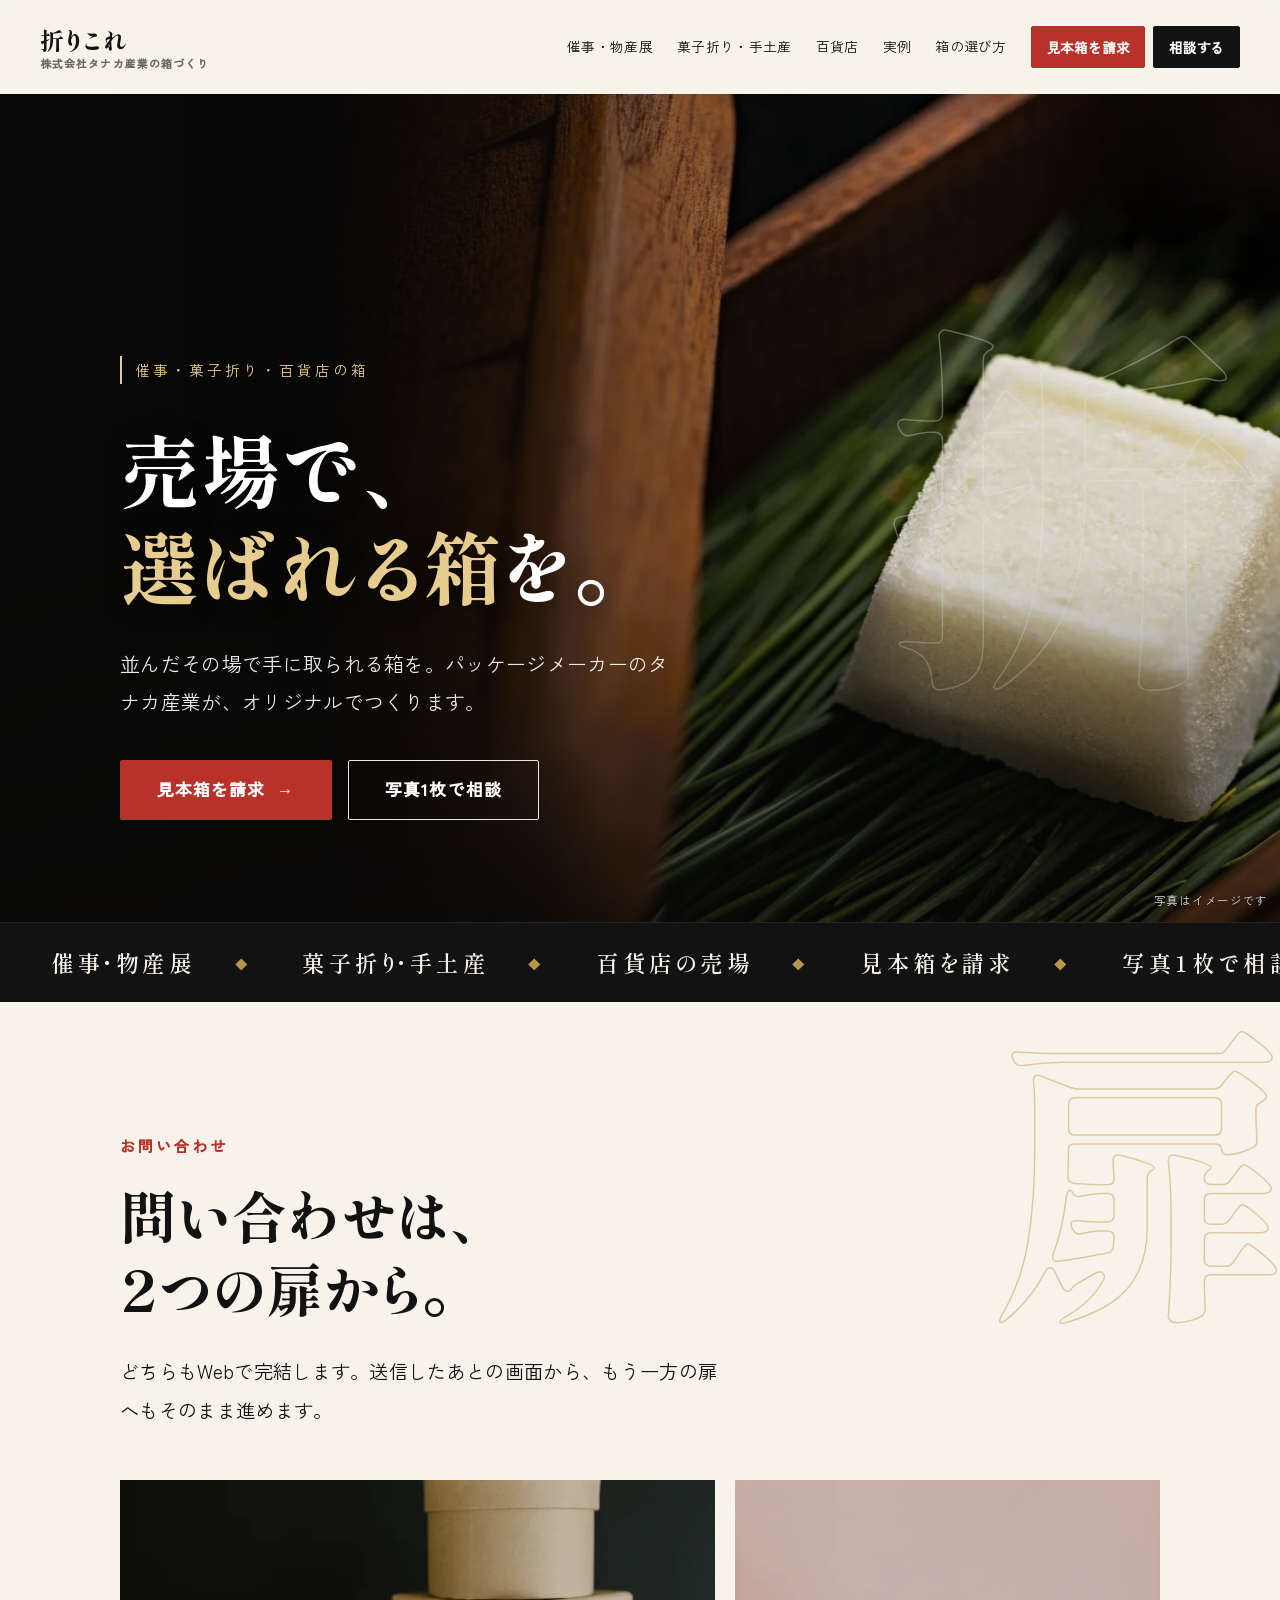
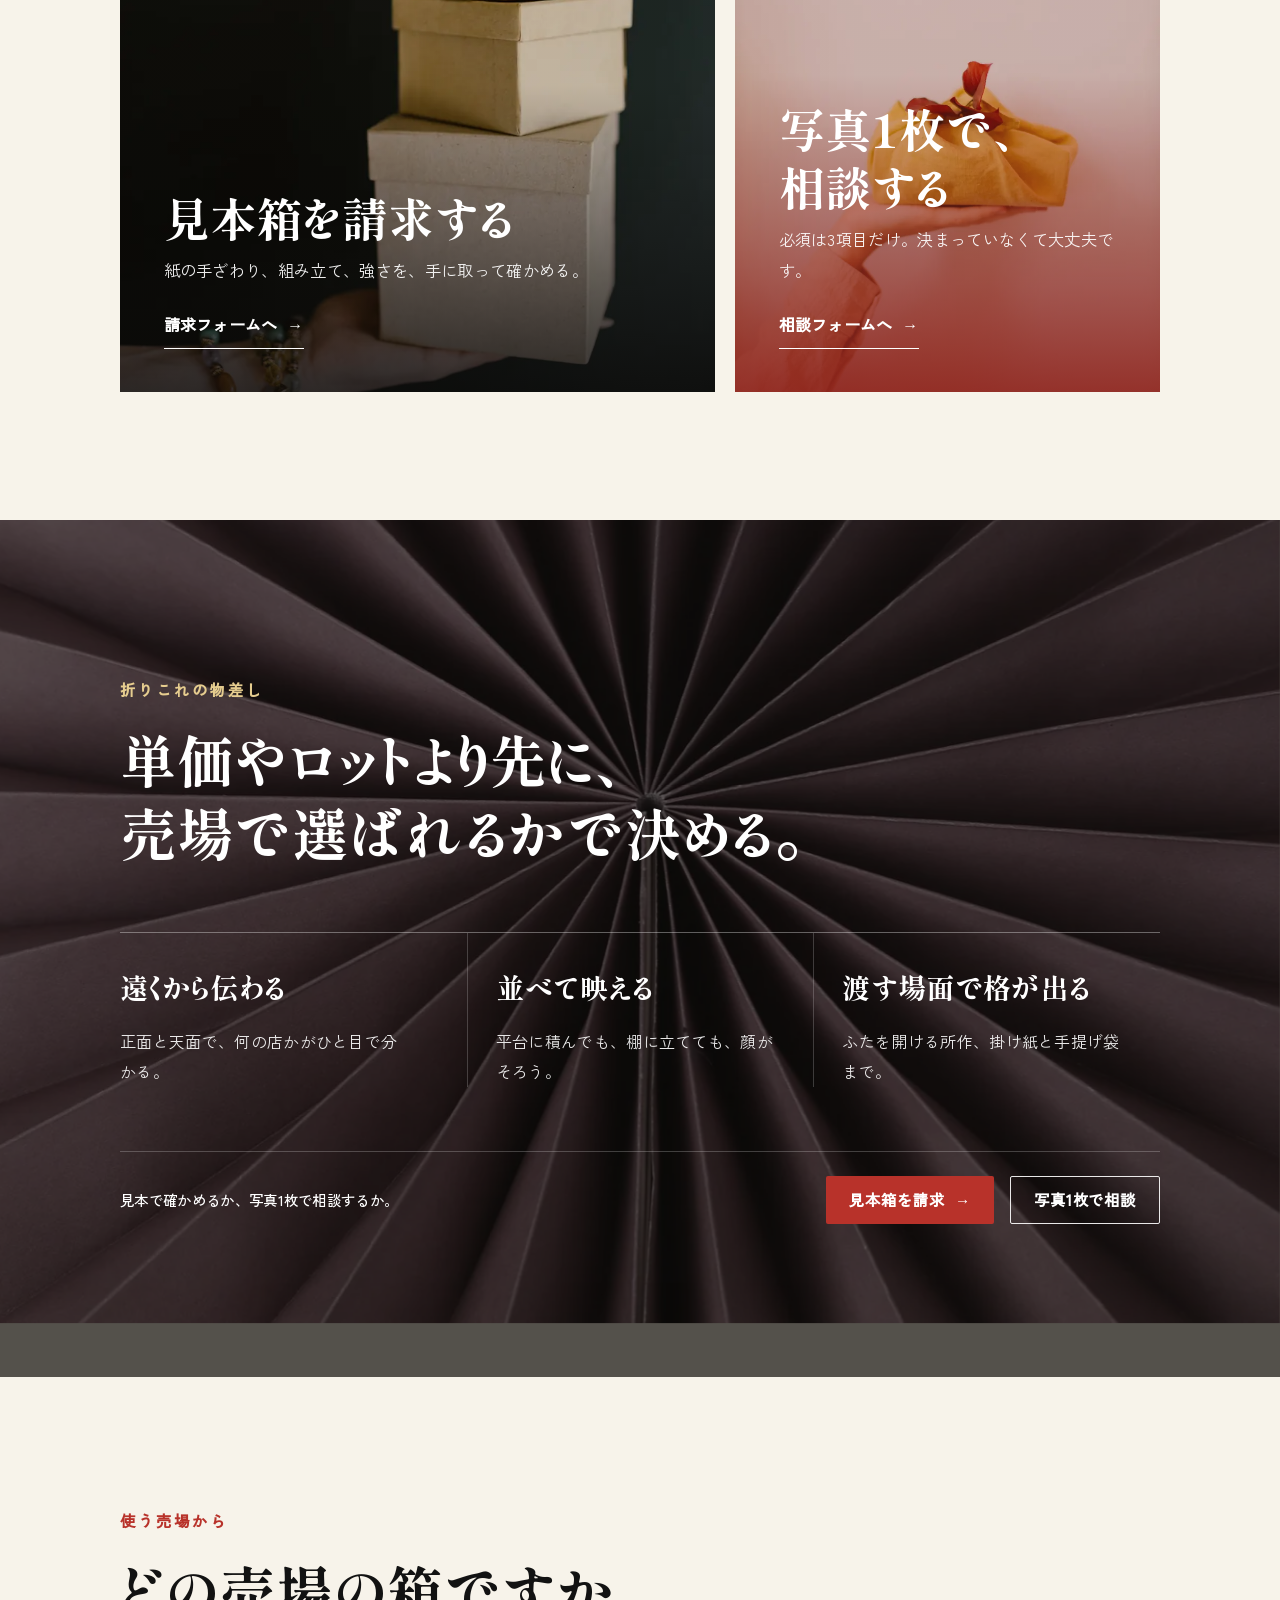
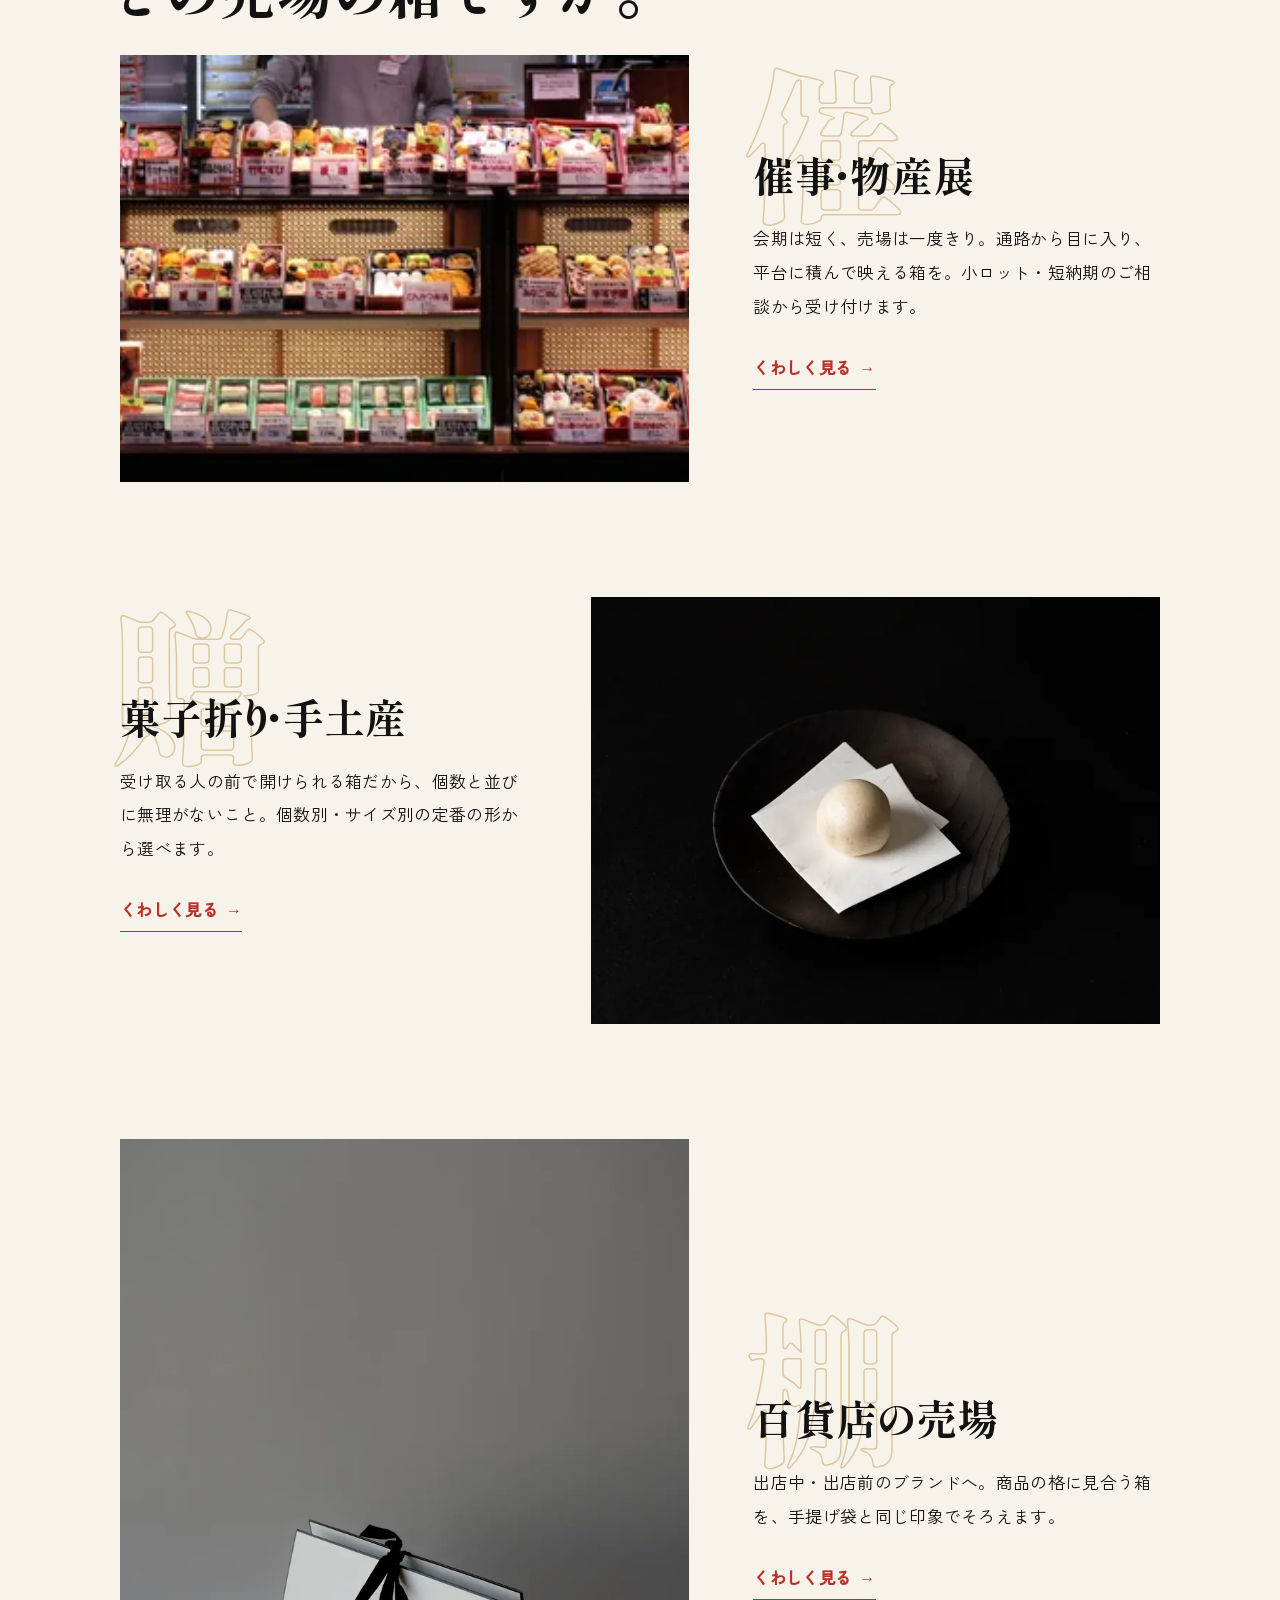
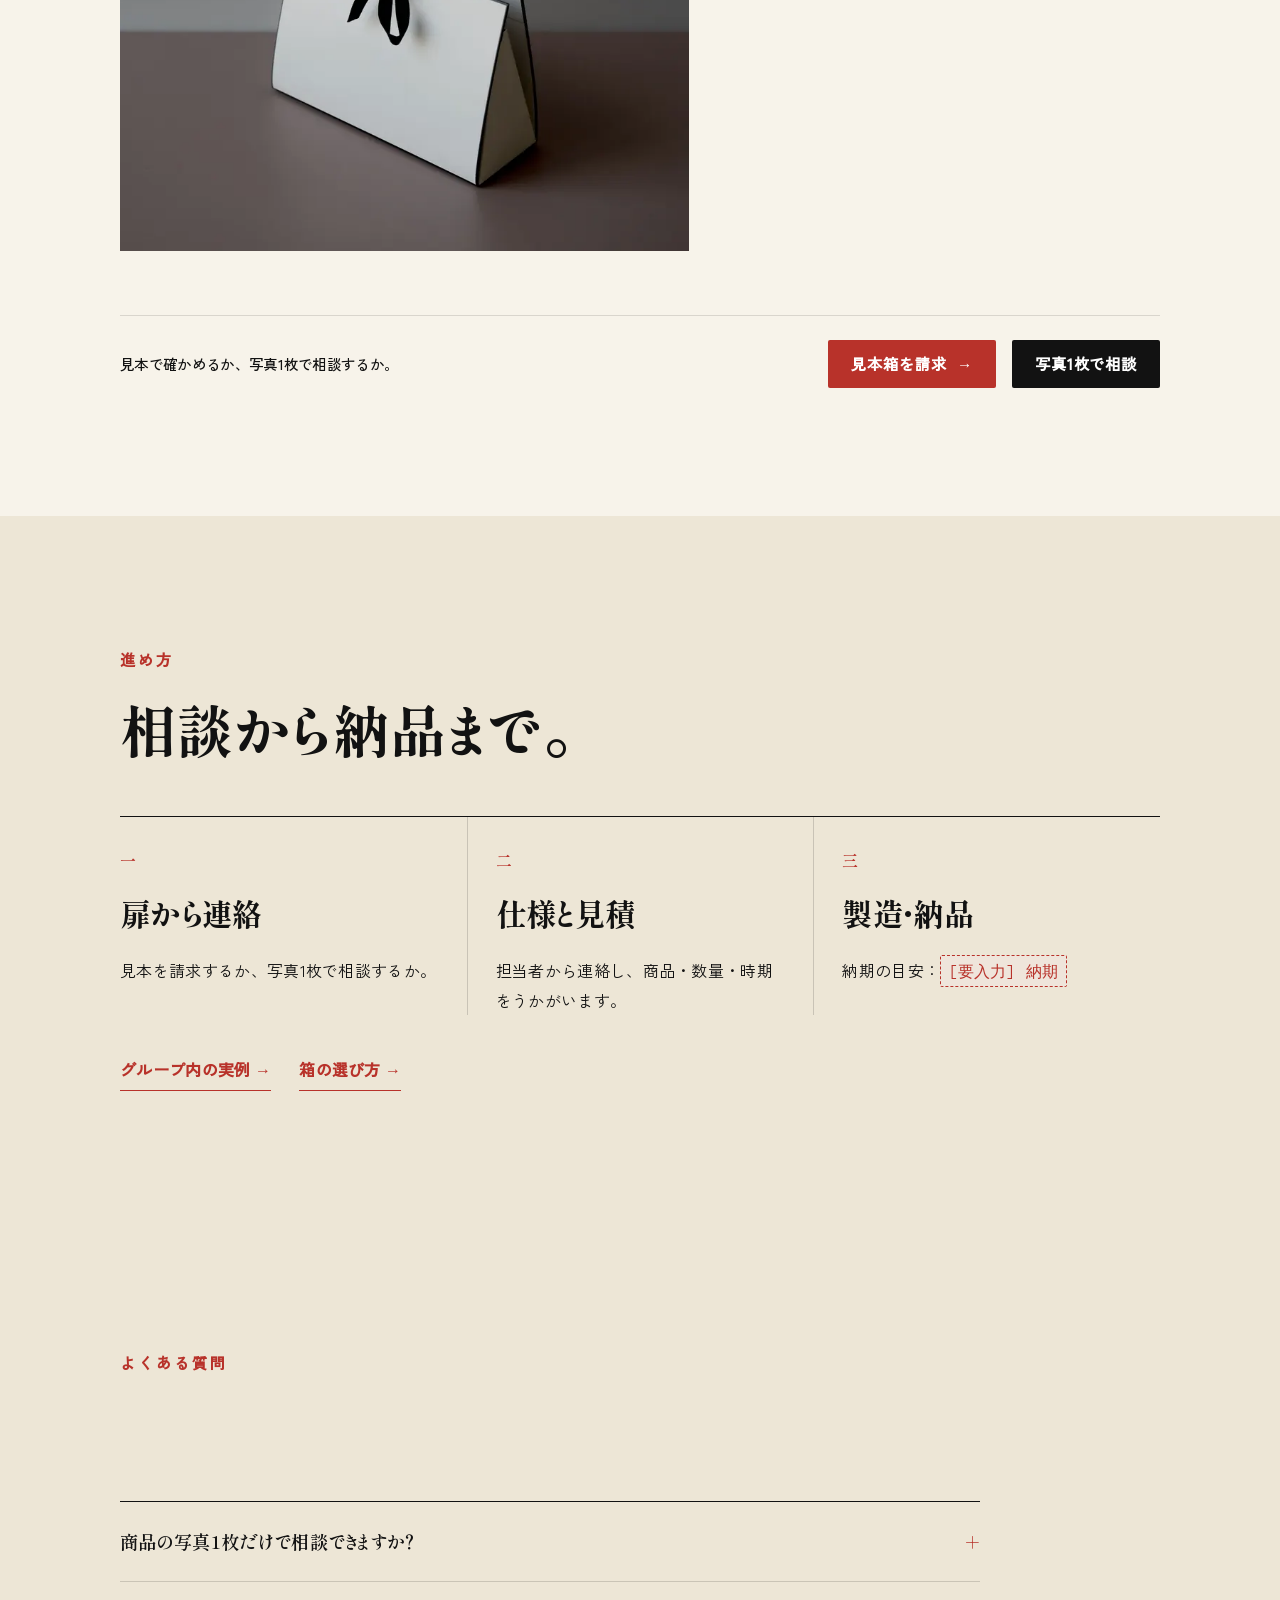
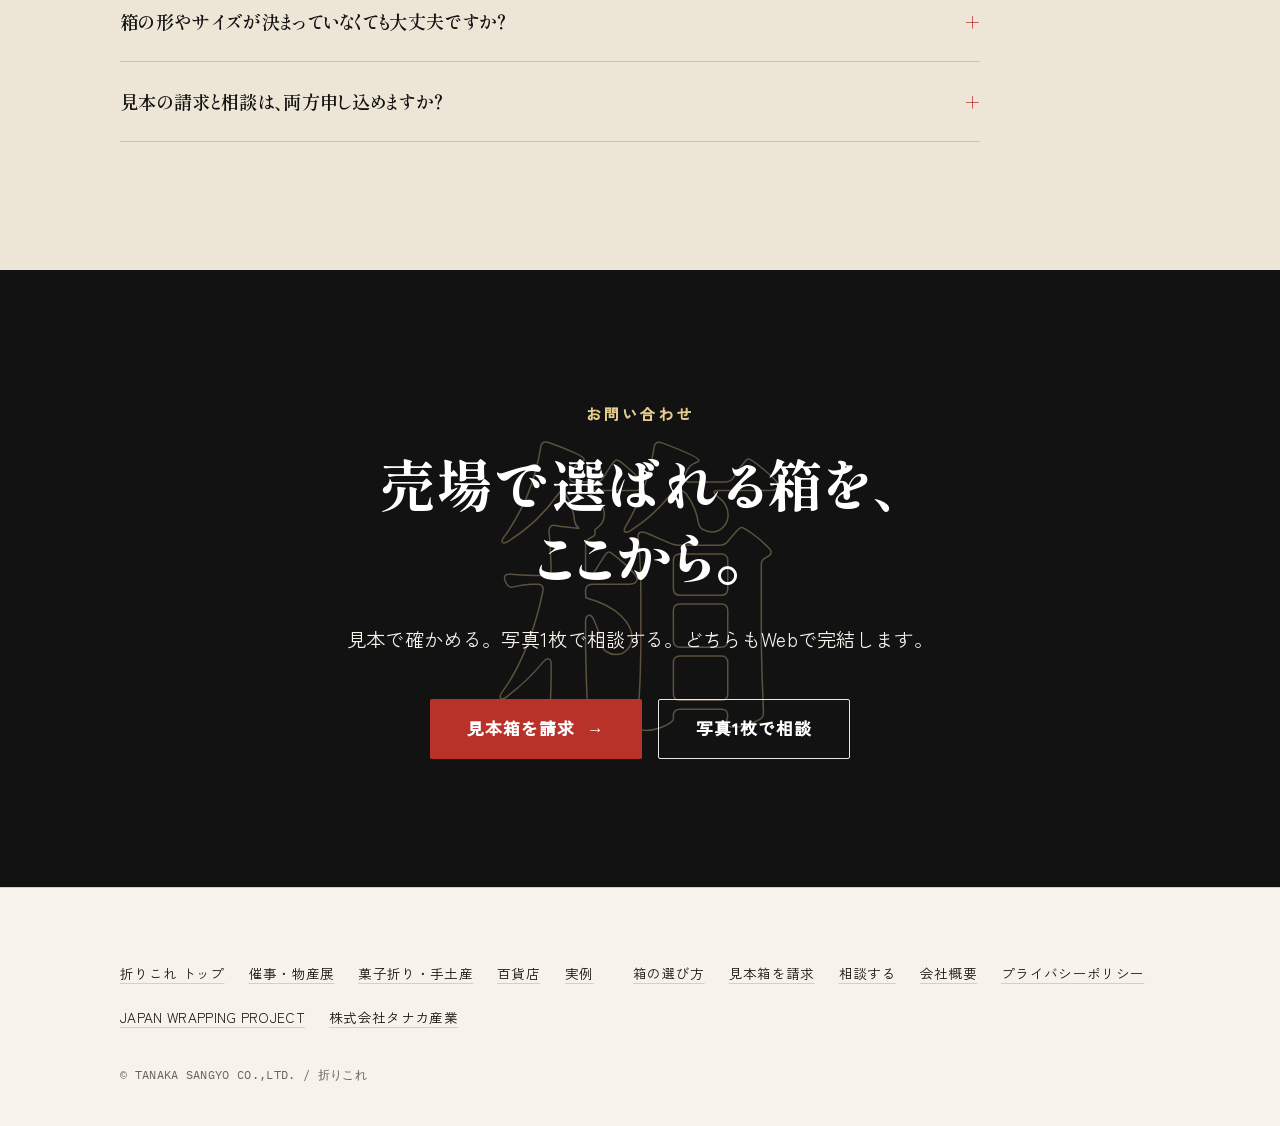
<file: index.html>
<!DOCTYPE html>
<html lang="ja" data-root="./">
<head>
<meta charset="UTF-8">
<meta name="viewport" content="width=device-width, initial-scale=1, viewport-fit=cover">
<meta http-equiv="Content-Security-Policy" content="default-src 'self'; script-src 'self' https://www.googletagmanager.com https://challenges.cloudflare.com; connect-src 'self' https://*.google-analytics.com https://*.analytics.google.com https://www.googletagmanager.com https://challenges.cloudflare.com; img-src 'self' data: blob: https://*.google-analytics.com https://www.googletagmanager.com; frame-src https://challenges.cloudflare.com; style-src 'self' 'unsafe-inline'; font-src 'self'; form-action 'self'; base-uri 'self'; object-src 'none'">
<meta name="referrer" content="strict-origin-when-cross-origin">
<script src="./assets/js/frame-guard.js"></script>
<title>折りこれ｜催事・菓子折り・百貨店の箱をオリジナルで｜株式会社タナカ産業</title>
<meta name="description" content="催事・物産展、菓子折り・手土産、百貨店の売場で選ばれるオリジナルの箱を、パッケージメーカーの株式会社タナカ産業がつくります。見本箱の請求と、写真1枚からの相談はWebで完結します。">
<meta name="robots" content="noindex,nofollow">
<link rel="canonical" href="https://www.tnk-tanaka.co.jp/orikore/">
<meta name="theme-color" content="#121212">
<meta property="og:site_name" content="折りこれ｜株式会社タナカ産業">
<meta property="og:locale" content="ja_JP">
<meta property="og:type" content="website">
<meta property="og:url" content="https://www.tnk-tanaka.co.jp/orikore/">
<meta property="og:title" content="折りこれ｜催事・菓子折り・百貨店の箱をオリジナルで｜株式会社タナカ産業">
<meta property="og:description" content="催事・物産展、菓子折り・手土産、百貨店の売場で選ばれるオリジナルの箱を、パッケージメーカーの株式会社タナカ産業がつくります。見本箱の請求と、写真1枚からの相談はWebで完結します。">
<meta property="og:image" content="https://www.tnk-tanaka.co.jp/orikore/assets/img/og-orikore.png">
<meta name="twitter:card" content="summary_large_image">
<meta name="twitter:title" content="折りこれ｜催事・菓子折り・百貨店の箱をオリジナルで｜株式会社タナカ産業">
<meta name="twitter:description" content="催事・物産展、菓子折り・手土産、百貨店の売場で選ばれるオリジナルの箱を、パッケージメーカーの株式会社タナカ産業がつくります。見本箱の請求と、写真1枚からの相談はWebで完結します。">
<meta name="twitter:image" content="https://www.tnk-tanaka.co.jp/orikore/assets/img/og-orikore.png">
<link rel="icon" href="./assets/img/favicon.svg" type="image/svg+xml">
<link rel="preload" href="./assets/font/zenkaku-400-subset.woff2" as="font" type="font/woff2" crossorigin>
<link rel="stylesheet" href="./assets/css/tokens.css?v=18">
<link rel="stylesheet" href="./assets/css/base.css?v=18">
<link rel="stylesheet" href="./assets/css/blocks.css?v=18">
<link rel="stylesheet" href="./assets/css/orikore.css?v=18">
<link rel="stylesheet" href="./assets/css/pro.css?v=18">
<script type="application/ld+json">{"@context": "https://schema.org", "@graph": [{"@type": "Organization", "@id": "https://www.tnk-tanaka.co.jp/#organization", "name": "株式会社タナカ産業", "alternateName": "TANAKA SANGYO CO.,LTD.", "url": "https://www.tnk-tanaka.co.jp/", "foundingDate": "1977", "contactPoint": {"@type": "ContactPoint", "contactType": "customer service", "email": "info@tnk-tanaka.co.jp", "availableLanguage": "ja"}, "address": {"@type": "PostalAddress", "postalCode": "166-0004", "addressRegion": "東京都", "addressLocality": "杉並区", "streetAddress": "阿佐谷南3-1-27", "addressCountry": "JP"}}, {"@type": "WebPage", "@id": "https://www.tnk-tanaka.co.jp/orikore/#webpage", "url": "https://www.tnk-tanaka.co.jp/orikore/", "name": "折りこれ｜催事・菓子折り・百貨店の箱をオリジナルで｜株式会社タナカ産業", "description": "催事・物産展、菓子折り・手土産、百貨店の売場で選ばれるオリジナルの箱を、パッケージメーカーの株式会社タナカ産業がつくります。見本箱の請求と、写真1枚からの相談はWebで完結します。", "inLanguage": "ja", "isPartOf": {"@type": "WebSite", "name": "折りこれ", "url": "https://www.tnk-tanaka.co.jp/orikore/"}, "publisher": {"@id": "https://www.tnk-tanaka.co.jp/#organization"}, "dateModified": "2026-11-19"}, {"@type": "BreadcrumbList", "itemListElement": [{"@type": "ListItem", "position": 1, "name": "折りこれ", "item": "https://www.tnk-tanaka.co.jp/orikore/"}]}, {"@type": "FAQPage", "mainEntity": [{"@type": "Question", "name": "商品の写真1枚だけで相談できますか？", "acceptedAnswer": {"@type": "Answer", "text": "できます。必須は会社名・メールアドレス・何を入れる箱か、の3つだけ。写真は1〜3枚まで添付できます。"}}, {"@type": "Question", "name": "箱の形やサイズが決まっていなくても大丈夫ですか？", "acceptedAnswer": {"@type": "Answer", "text": "大丈夫です。何を入れる箱かが分かれば始められます。数量や時期は分かる範囲で。"}}, {"@type": "Question", "name": "見本の請求と相談は、両方申し込めますか？", "acceptedAnswer": {"@type": "Answer", "text": "両方できます。どちらかを送信したあとの画面から、もう一方へそのまま進めます。"}}]}]}</script>
</head>
<body>
<a class="skip-link" href="#main">本文へ進む</a>
<header class="site-head">
  <a class="brand-mark" href="./">折りこれ<small>株式会社タナカ産業の箱づくり</small></a>
  <nav class="head-nav" aria-label="主要メニュー"><a href="./event/">催事・物産展</a><a href="./gift/">菓子折り・手土産</a><a href="./department/">百貨店</a><a href="./cases/">実例</a><a href="./guide/">箱の選び方</a></nav>
  <div class="head-ctas"><a class="btn btn--sample" href="./sample/" data-cta="header" data-door="sample">見本箱を請求</a><a class="btn btn--consult" href="./contact/" data-cta="header" data-door="contact">相談する</a></div>
</header>
<main id="main">
<section class="hero-ph flip">
  <div class="ph "><img src="./assets/img/photo/top-hero-800.webp?v=18" srcset="./assets/img/photo/top-hero-800.webp?v=18 800w, ./assets/img/photo/top-hero-1600.webp?v=18 1600w" sizes="100vw" alt="和菓子を木箱に収めた様子" fetchpriority="high"><span class="ph-note">写真はイメージです</span></div>
  <span class="sukashi" aria-hidden="true">折</span>
  <div class="wrap">
    
    <span class="tag">催事・菓子折り・百貨店の箱</span>
    <h1>売場で、<br><em>選ばれる箱</em>を。</h1>
    <p class="lead">並んだその場で手に取られる箱を。パッケージメーカーのタナカ産業が、オリジナルでつくります。</p>
    <div class="door-row"><a class="btn btn--red btn-xl" href="./sample/" data-cta="top_fv" data-door="sample">見本箱を請求<span class="arr" aria-hidden="true">→</span></a><a class="btn btn--line btn-xl" href="./contact/" data-cta="top_fv" data-door="contact">写真1枚で相談</a></div>
  </div>
</section>
<div class="marquee" aria-hidden="true"><div class="track"><span>催事・物産展</span><span>菓子折り・手土産</span><span>百貨店の売場</span><span>見本箱を請求</span><span>写真1枚で相談</span><span>催事・物産展</span><span>菓子折り・手土産</span><span>百貨店の売場</span><span>見本箱を請求</span><span>写真1枚で相談</span></div></div>

<section class="sec"><span class="sukashi-paper" aria-hidden="true">扉</span><div class="wrap"><span class="sec-label">お問い合わせ</span><h2 class="sec-h rise">問い合わせは、<br>2つの扉から。</h2><p class="sec-lead">どちらもWebで完結します。送信したあとの画面から、もう一方の扉へもそのまま進めます。</p><div class="doors-ph">
  <a class="door-ph door-ph--sample wipe" href="./sample/" data-cta="top_doors" data-door="sample">
    <div class="ph "><img src="./assets/img/photo/door-sample-800.webp?v=18" srcset="./assets/img/photo/door-sample-800.webp?v=18 800w, ./assets/img/photo/door-sample-1600.webp?v=18 1600w" sizes="(max-width:760px) 100vw, 58vw" alt="積み重ねたクラフト紙の箱を手に持つ様子" loading="lazy" decoding="async"></div>
    <span class="in"><span class="t">見本箱を<span class="nb">請求する</span></span><span class="s">紙の手ざわり、組み立て、強さを、手に取って確かめる。</span>
    <span class="go">請求フォームへ <span class="arr" aria-hidden="true">→</span></span></span>
  </a>
  <a class="door-ph door-ph--consult wipe" href="./contact/" data-cta="top_doors" data-door="contact">
    <div class="ph "><img src="./assets/img/photo/door-consult-800.webp?v=18" srcset="./assets/img/photo/door-consult-800.webp?v=18 800w, ./assets/img/photo/door-consult-1600.webp?v=18 1600w" sizes="(max-width:760px) 100vw, 42vw" alt="布で包んだ贈り物を手のひらにのせた様子" loading="lazy" decoding="async"></div>
    <span class="in"><span class="t">写真1枚で、<span class="nb">相談する</span></span><span class="s">必須は3項目だけ。決まっていなくて大丈夫です。</span>
    <span class="go">相談フォームへ <span class="arr" aria-hidden="true">→</span></span></span>
  </a>
</div></div></section>

<section class="band-ph">
  <div class="ph "><img src="./assets/img/photo/measure-bg-800.webp?v=18" srcset="./assets/img/photo/measure-bg-800.webp?v=18 800w, ./assets/img/photo/measure-bg-1600.webp?v=18 1600w" sizes="100vw" alt="放射状に折った紙" loading="lazy" decoding="async"></div>
  <div class="wrap">
    <span class="sec-label" style="color:var(--kin-hi)">折りこれの物差し</span>
    <h2 class="sec-h rise">単価やロットより先に、<br>売場で選ばれるかで決める。</h2>
    <ul class="rules">
      <li class="rise"><b>遠くから伝わる</b><span>正面と天面で、何の店かがひと目で分かる。</span></li>
      <li class="rise"><b>並べて映える</b><span>平台に積んでも、棚に立てても、顔がそろう。</span></li>
      <li class="rise"><b>渡す場面で格が出る</b><span>ふたを開ける所作、掛け紙と手提げ袋まで。</span></li>
    </ul>
    <div class="sec-cta"><p>見本で確かめるか、写真1枚で相談するか。</p><a class="btn btn--red" href="./sample/" data-cta="top_sec_measure" data-door="sample">見本箱を請求<span class="arr" aria-hidden="true">→</span></a><a class="btn btn--line" href="./contact/" data-cta="top_sec_measure" data-door="contact">写真1枚で相談</a></div>
  </div>
</section>

<section class="sec"><div class="wrap"><span class="sec-label">使う売場から</span><h2 class="sec-h rise">どの売場の箱ですか。</h2><div class="row-ph">
  <div class="ph wipe"><img src="./assets/img/photo/scene-event-800.webp?v=18" srcset="./assets/img/photo/scene-event-800.webp?v=18 800w, ./assets/img/photo/scene-event-1600.webp?v=18 1600w" sizes="(max-width:760px) 100vw, 58vw" alt="箱詰めの弁当が並ぶ売場の棚" loading="lazy" decoding="async"></div>
  <div class="txt rise"><span class="k" aria-hidden="true">催</span><h3>催事・物産展</h3><p>会期は短く、売場は一度きり。通路から目に入り、平台に積んで映える箱を。小ロット・短納期のご相談から受け付けます。</p><a class="more" href="./event/">くわしく見る <span aria-hidden="true">→</span></a></div>
</div><div class="row-ph rev">
  <div class="ph wipe"><img src="./assets/img/photo/scene-gift-800.webp?v=18" srcset="./assets/img/photo/scene-gift-800.webp?v=18 800w, ./assets/img/photo/scene-gift-1600.webp?v=18 1600w" sizes="(max-width:760px) 100vw, 58vw" alt="黒い皿にのせた和菓子" loading="lazy" decoding="async"></div>
  <div class="txt rise"><span class="k" aria-hidden="true">贈</span><h3>菓子折り・手土産</h3><p>受け取る人の前で開けられる箱だから、個数と並びに無理がないこと。個数別・サイズ別の定番の形から選べます。</p><a class="more" href="./gift/">くわしく見る <span aria-hidden="true">→</span></a></div>
</div><div class="row-ph">
  <div class="ph wipe tall"><img src="./assets/img/photo/scene-dept-800.webp?v=18" srcset="./assets/img/photo/scene-dept-800.webp?v=18 800w, ./assets/img/photo/scene-dept-1600.webp?v=18 1600w" sizes="(max-width:760px) 100vw, 58vw" alt="黒いリボンを掛けた白い箱" loading="lazy" decoding="async"></div>
  <div class="txt rise"><span class="k" aria-hidden="true">棚</span><h3>百貨店の売場</h3><p>出店中・出店前のブランドへ。商品の格に見合う箱を、手提げ袋と同じ印象でそろえます。</p><a class="more" href="./department/">くわしく見る <span aria-hidden="true">→</span></a></div>
</div><div class="sec-cta"><p>見本で確かめるか、写真1枚で相談するか。</p><a class="btn btn--red" href="./sample/" data-cta="top_sec_scene" data-door="sample">見本箱を請求<span class="arr" aria-hidden="true">→</span></a><a class="btn btn--ink" href="./contact/" data-cta="top_sec_scene" data-door="contact">写真1枚で相談</a></div></div></section>

<section class="sec sec--paper2"><div class="wrap"><span class="sec-label">進め方</span><h2 class="sec-h rise">相談から納品まで。</h2><ol class="flow"><li class="rise"><span class="no">一</span><b>扉から連絡</b><span>見本を請求するか、写真1枚で相談するか。</span></li><li class="rise"><span class="no">二</span><b>仕様と見積</b><span>担当者から連絡し、商品・数量・時期をうかがいます。</span></li><li class="rise"><span class="no">三</span><b>製造・納品</b><span>納期の目安：<span class="todo">[要入力] 納期</span></span></li></ol><p style="margin-top:32px;display:flex;flex-wrap:wrap;gap:8px 28px"><a class="more" style="color:var(--shu);font-weight:700;text-decoration:none;border-bottom:1.5px solid currentColor;display:inline-flex;align-items:center;min-height:44px" href="./cases/">グループ内の実例 →</a><a class="more" style="color:var(--shu);font-weight:700;text-decoration:none;border-bottom:1.5px solid currentColor;display:inline-flex;align-items:center;min-height:44px" href="./guide/">箱の選び方 →</a></p></div></section>

<section class="sec sec--paper2"><div class="wrap"><span class="sec-label">よくある質問</span><h2 class="sec-h rise">迷ったときに。</h2><div class="faq2"><details><summary>商品の写真1枚だけで相談できますか？</summary><div class='a'>できます。必須は会社名・メールアドレス・何を入れる箱か、の3つだけ。写真は1〜3枚まで添付できます。</div></details><details><summary>箱の形やサイズが決まっていなくても大丈夫ですか？</summary><div class='a'>大丈夫です。何を入れる箱かが分かれば始められます。数量や時期は分かる範囲で。</div></details><details><summary>見本の請求と相談は、両方申し込めますか？</summary><div class='a'>両方できます。どちらかを送信したあとの画面から、もう一方へそのまま進めます。</div></details></div></div></section>
<section class="sec sec--ink closing">
<span class="sukashi-paper" aria-hidden="true">箱</span>
<div class="wrap">
<span class="sec-label">お問い合わせ</span>
<h2 class="sec-h">売場で選ばれる箱を、<br>ここから。</h2>
<p class="sec-lead" style="margin:0 auto">見本で確かめる。写真1枚で相談する。どちらもWebで完結します。</p>
<div class="door-row"><a class="btn btn--red btn-xl" href="./sample/" data-cta="top_bottom" data-door="sample">見本箱を請求<span class="arr" aria-hidden="true">→</span></a><a class="btn btn--line btn-xl" href="./contact/" data-cta="top_bottom" data-door="contact">写真1枚で相談</a></div>
</div></section>
</main>
<footer class="site-foot">
  <div class="wrap">
    <nav aria-label="サイト内リンク">
      <a href="./">折りこれ トップ</a><a href="./event/">催事・物産展</a><a href="./gift/">菓子折り・手土産</a><a href="./department/">百貨店</a><a href="./cases/">実例</a><a href="./guide/">箱の選び方</a>
      <a href="./sample/">見本箱を請求</a><a href="./contact/">相談する</a>
      <a href="https://www.tnk-tanaka.co.jp/company/">会社概要</a>
      <a href="https://www.tnk-tanaka.co.jp/privacy">プライバシーポリシー</a>
      <a href="https://www.tnk-tanaka.co.jp/jwp/">JAPAN WRAPPING PROJECT</a>
      <a href="https://www.tnk-tanaka.co.jp/">株式会社タナカ産業</a>
    </nav>
    <p class="copyright">&copy; TANAKA SANGYO CO.,LTD. / 折りこれ</p>
  </div>
</footer>
<div class="cta-bar" role="navigation" aria-label="問い合わせ"><a class="btn btn--sample" href="./sample/" data-cta="bottom_bar" data-door="sample">見本箱を請求</a><a class="btn btn--consult" href="./contact/" data-cta="bottom_bar" data-door="contact">相談する<small>写真1枚OK</small></a></div>
<script src="./assets/js/config.js?v=18" defer></script>
<script src="./assets/js/orikore.js?v=18" defer></script>
<script src="./assets/js/motion.js?v=18" defer></script>
</body>
</html>
</file>
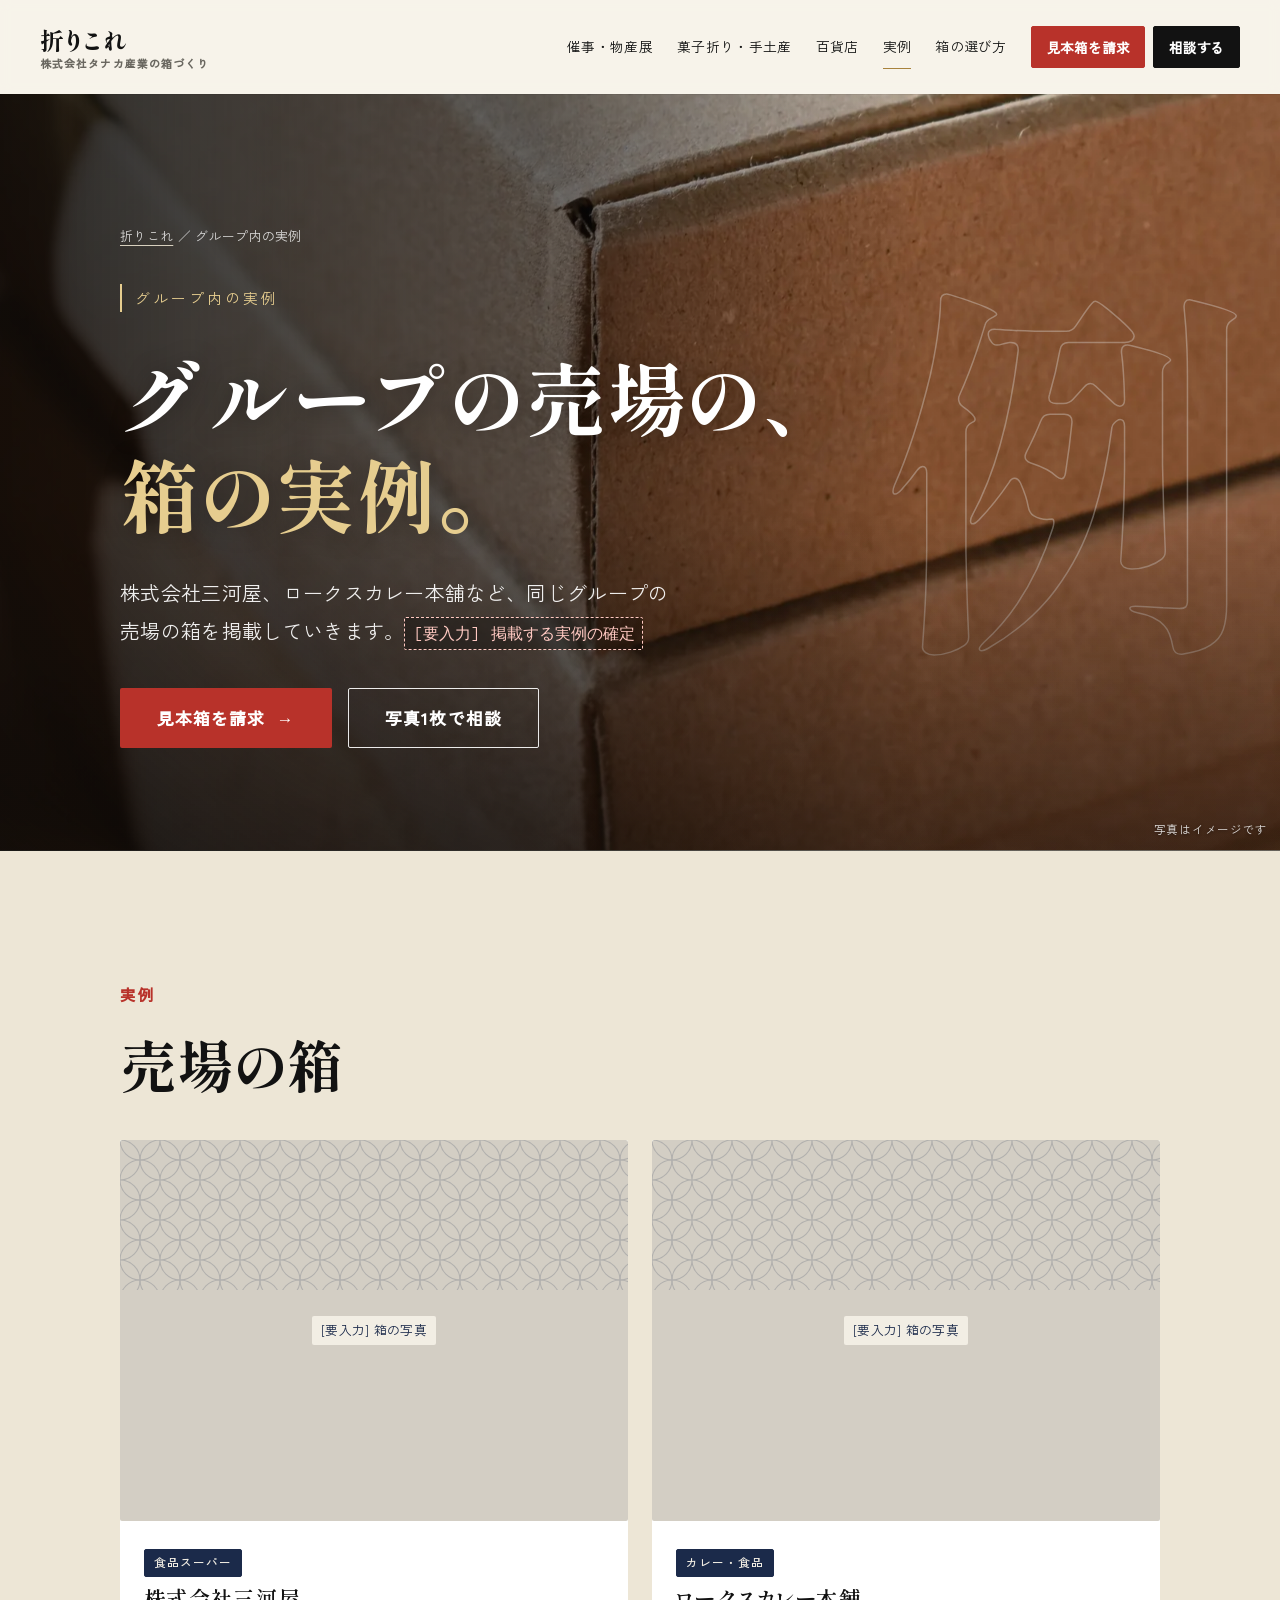
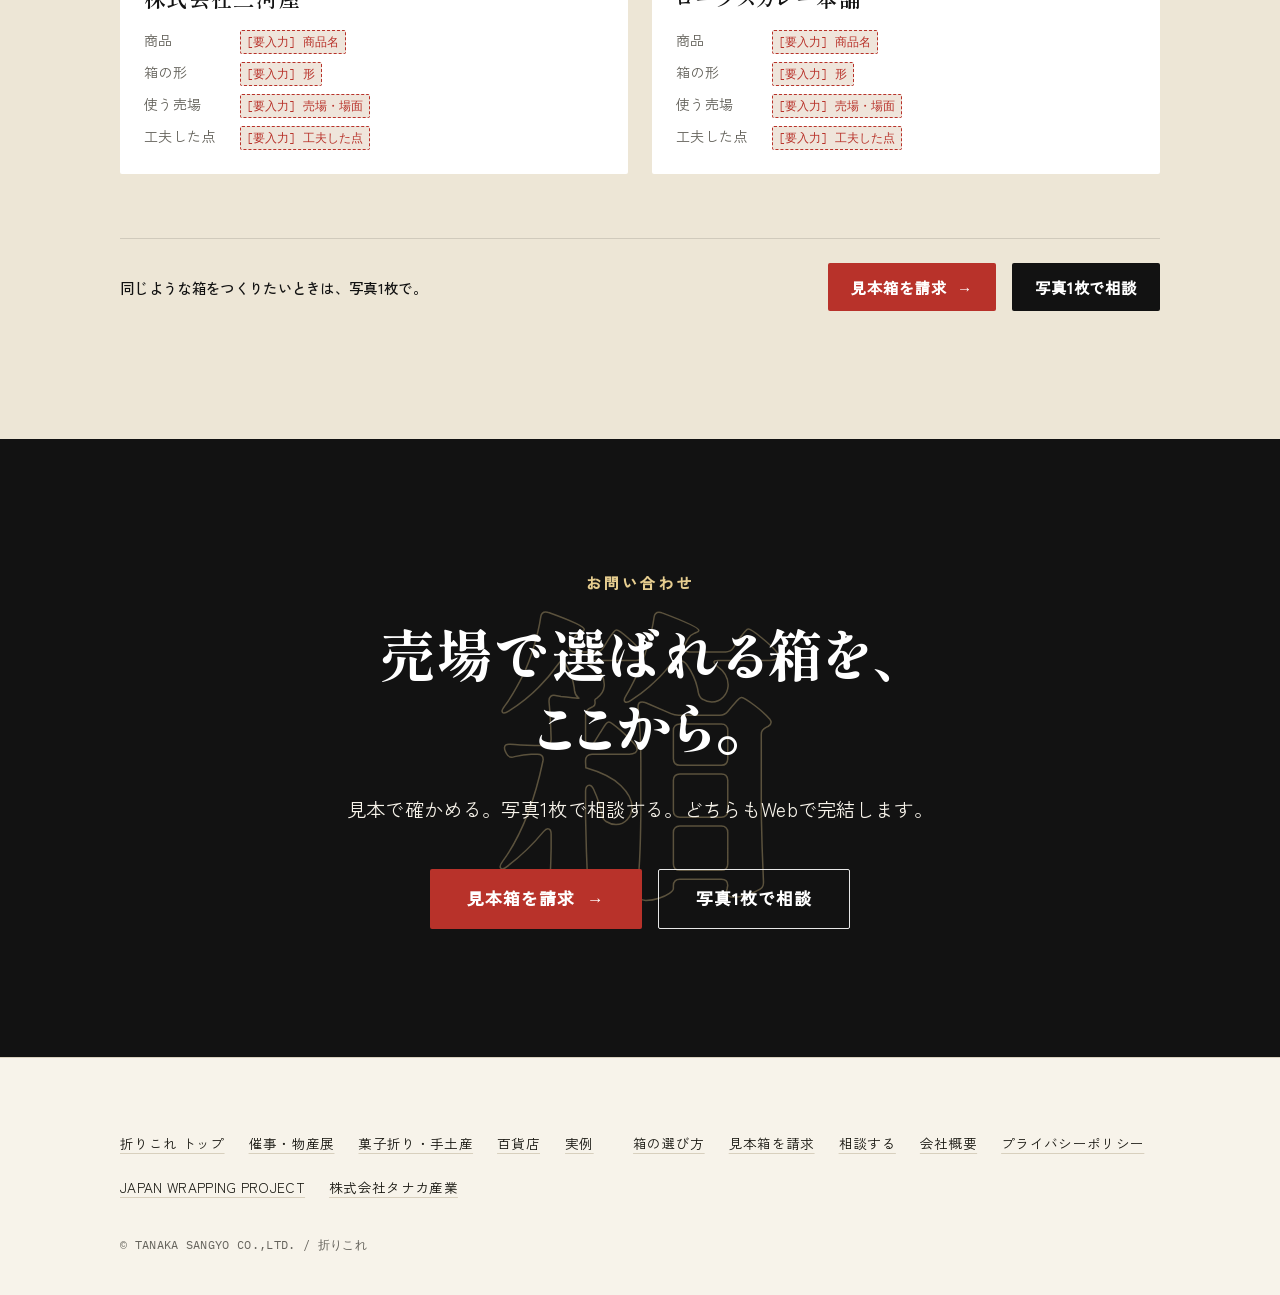
<file: cases/index.html>
<!DOCTYPE html>
<html lang="ja" data-root="../">
<head>
<meta charset="UTF-8">
<meta name="viewport" content="width=device-width, initial-scale=1, viewport-fit=cover">
<meta http-equiv="Content-Security-Policy" content="default-src 'self'; script-src 'self' https://www.googletagmanager.com https://challenges.cloudflare.com; connect-src 'self' https://*.google-analytics.com https://*.analytics.google.com https://www.googletagmanager.com https://challenges.cloudflare.com; img-src 'self' data: blob: https://*.google-analytics.com https://www.googletagmanager.com; frame-src https://challenges.cloudflare.com; style-src 'self' 'unsafe-inline'; font-src 'self'; form-action 'self'; base-uri 'self'; object-src 'none'">
<meta name="referrer" content="strict-origin-when-cross-origin">
<script src="../assets/js/frame-guard.js"></script>
<title>グループ内の箱の実例｜折りこれ（株式会社タナカ産業）</title>
<meta name="description" content="株式会社タナカ産業と同じグループの売場の箱を、実例として紹介します。売場で選ばれる箱づくりの参考に。">
<meta name="robots" content="noindex,nofollow">
<link rel="canonical" href="https://www.tnk-tanaka.co.jp/orikore/cases/">
<meta name="theme-color" content="#121212">
<meta property="og:site_name" content="折りこれ｜株式会社タナカ産業">
<meta property="og:locale" content="ja_JP">
<meta property="og:type" content="website">
<meta property="og:url" content="https://www.tnk-tanaka.co.jp/orikore/cases/">
<meta property="og:title" content="グループ内の箱の実例｜折りこれ（株式会社タナカ産業）">
<meta property="og:description" content="株式会社タナカ産業と同じグループの売場の箱を、実例として紹介します。売場で選ばれる箱づくりの参考に。">
<meta property="og:image" content="https://www.tnk-tanaka.co.jp/orikore/assets/img/og-orikore.png">
<meta name="twitter:card" content="summary_large_image">
<meta name="twitter:title" content="グループ内の箱の実例｜折りこれ（株式会社タナカ産業）">
<meta name="twitter:description" content="株式会社タナカ産業と同じグループの売場の箱を、実例として紹介します。売場で選ばれる箱づくりの参考に。">
<meta name="twitter:image" content="https://www.tnk-tanaka.co.jp/orikore/assets/img/og-orikore.png">
<link rel="icon" href="../assets/img/favicon.svg" type="image/svg+xml">
<link rel="preload" href="../assets/font/zenkaku-400-subset.woff2" as="font" type="font/woff2" crossorigin>
<link rel="stylesheet" href="../assets/css/tokens.css?v=18">
<link rel="stylesheet" href="../assets/css/base.css?v=18">
<link rel="stylesheet" href="../assets/css/blocks.css?v=18">
<link rel="stylesheet" href="../assets/css/orikore.css?v=18">
<link rel="stylesheet" href="../assets/css/pro.css?v=18">
<script type="application/ld+json">{"@context": "https://schema.org", "@graph": [{"@type": "Organization", "@id": "https://www.tnk-tanaka.co.jp/#organization", "name": "株式会社タナカ産業", "alternateName": "TANAKA SANGYO CO.,LTD.", "url": "https://www.tnk-tanaka.co.jp/", "foundingDate": "1977", "contactPoint": {"@type": "ContactPoint", "contactType": "customer service", "email": "info@tnk-tanaka.co.jp", "availableLanguage": "ja"}, "address": {"@type": "PostalAddress", "postalCode": "166-0004", "addressRegion": "東京都", "addressLocality": "杉並区", "streetAddress": "阿佐谷南3-1-27", "addressCountry": "JP"}}, {"@type": "WebPage", "@id": "https://www.tnk-tanaka.co.jp/orikore/cases/#webpage", "url": "https://www.tnk-tanaka.co.jp/orikore/cases/", "name": "グループ内の箱の実例｜折りこれ（株式会社タナカ産業）", "description": "株式会社タナカ産業と同じグループの売場の箱を、実例として紹介します。売場で選ばれる箱づくりの参考に。", "inLanguage": "ja", "isPartOf": {"@type": "WebSite", "name": "折りこれ", "url": "https://www.tnk-tanaka.co.jp/orikore/"}, "publisher": {"@id": "https://www.tnk-tanaka.co.jp/#organization"}, "dateModified": "2026-11-19"}, {"@type": "BreadcrumbList", "itemListElement": [{"@type": "ListItem", "position": 1, "name": "折りこれ", "item": "https://www.tnk-tanaka.co.jp/orikore/"}, {"@type": "ListItem", "position": 2, "name": "グループ内の実例", "item": "https://www.tnk-tanaka.co.jp/orikore/cases/"}]}]}</script>
</head>
<body>
<a class="skip-link" href="#main">本文へ進む</a>
<header class="site-head">
  <a class="brand-mark" href="../">折りこれ<small>株式会社タナカ産業の箱づくり</small></a>
  <nav class="head-nav" aria-label="主要メニュー"><a href="../event/">催事・物産展</a><a href="../gift/">菓子折り・手土産</a><a href="../department/">百貨店</a><a href="../cases/" aria-current="page">実例</a><a href="../guide/">箱の選び方</a></nav>
  <div class="head-ctas"><a class="btn btn--sample" href="../sample/" data-cta="header" data-door="sample">見本箱を請求</a><a class="btn btn--consult" href="../contact/" data-cta="header" data-door="contact">相談する</a></div>
</header>
<main id="main">
<section class="hero-ph hero-ph--short">
  <div class="ph "><img src="../assets/img/photo/cases-hero-800.webp?v=18" srcset="../assets/img/photo/cases-hero-800.webp?v=18 800w, ../assets/img/photo/cases-hero-1600.webp?v=18 1600w" sizes="100vw" alt="積み重ねた段ボールの箱" fetchpriority="high"><span class="ph-note">写真はイメージです</span></div>
  <span class="sukashi" aria-hidden="true">例</span>
  <div class="wrap">
    <nav class="breadcrumb" aria-label="パンくず"><a href="../">折りこれ</a> ／ グループ内の実例</nav>
    <span class="tag">グループ内の実例</span>
    <h1>グループの売場の、<br><em>箱の実例。</em></h1>
    <p class="lead">株式会社三河屋、ロークスカレー本舗など、同じグループの売場の箱を掲載していきます。<span class="todo">[要入力] 掲載する実例の確定</span></p>
    <div class="door-row"><a class="btn btn--red btn-xl" href="../sample/" data-cta="cases_fv" data-door="sample">見本箱を請求<span class="arr" aria-hidden="true">→</span></a><a class="btn btn--line btn-xl" href="../contact/" data-cta="cases_fv" data-door="contact">写真1枚で相談</a></div>
  </div>
</section>
<section class="sec sec--paper2"><div class="wrap"><span class="sec-label">実例</span><h2 class="sec-h rise">売場の箱</h2><div class="case-grid"><article class="case rise">
  <div class="photo-slot"><svg class="pattern-bg" aria-hidden="true" preserveAspectRatio="xMidYMid slice" width="100%" height="100%" xmlns="http://www.w3.org/2000/svg">
<defs><pattern id="pt-case-mikawaya" width="40" height="40" patternUnits="userSpaceOnUse"><g fill="none" stroke="currentColor" stroke-width="1.1">
<circle cx="20" cy="0" r="20"/><circle cx="20" cy="40" r="20"/>
<circle cx="0" cy="20" r="20"/><circle cx="40" cy="20" r="20"/></g></pattern></defs>
<rect class="pattern-rect" width="120%" height="120%" fill="url(#pt-case-mikawaya)"/></svg><span>[要入力] 箱の写真</span></div>
  <div class="case-body"><span class="cat-chip">食品スーパー</span><h3>株式会社三河屋</h3>
  <dl><dt>商品</dt><dd><span class="todo">[要入力] 商品名</span></dd><dt>箱の形</dt><dd><span class="todo">[要入力] 形</span></dd>
  <dt>使う売場</dt><dd><span class="todo">[要入力] 売場・場面</span></dd><dt>工夫した点</dt><dd><span class="todo">[要入力] 工夫した点</span></dd></dl></div>
</article><article class="case rise">
  <div class="photo-slot"><svg class="pattern-bg" aria-hidden="true" preserveAspectRatio="xMidYMid slice" width="100%" height="100%" xmlns="http://www.w3.org/2000/svg">
<defs><pattern id="pt-case-roux" width="40" height="40" patternUnits="userSpaceOnUse"><g fill="none" stroke="currentColor" stroke-width="1.1">
<circle cx="20" cy="0" r="20"/><circle cx="20" cy="40" r="20"/>
<circle cx="0" cy="20" r="20"/><circle cx="40" cy="20" r="20"/></g></pattern></defs>
<rect class="pattern-rect" width="120%" height="120%" fill="url(#pt-case-roux)"/></svg><span>[要入力] 箱の写真</span></div>
  <div class="case-body"><span class="cat-chip">カレー・食品</span><h3>ロークスカレー本舗</h3>
  <dl><dt>商品</dt><dd><span class="todo">[要入力] 商品名</span></dd><dt>箱の形</dt><dd><span class="todo">[要入力] 形</span></dd>
  <dt>使う売場</dt><dd><span class="todo">[要入力] 売場・場面</span></dd><dt>工夫した点</dt><dd><span class="todo">[要入力] 工夫した点</span></dd></dl></div>
</article></div><div class="sec-cta"><p>同じような箱をつくりたいときは、写真1枚で。</p><a class="btn btn--red" href="../sample/" data-cta="cases_sec_cases" data-door="sample">見本箱を請求<span class="arr" aria-hidden="true">→</span></a><a class="btn btn--ink" href="../contact/" data-cta="cases_sec_cases" data-door="contact">写真1枚で相談</a></div></div></section>
<section class="sec sec--ink closing">
<span class="sukashi-paper" aria-hidden="true">箱</span>
<div class="wrap">
<span class="sec-label">お問い合わせ</span>
<h2 class="sec-h">売場で選ばれる箱を、<br>ここから。</h2>
<p class="sec-lead" style="margin:0 auto">見本で確かめる。写真1枚で相談する。どちらもWebで完結します。</p>
<div class="door-row"><a class="btn btn--red btn-xl" href="../sample/" data-cta="cases_bottom" data-door="sample">見本箱を請求<span class="arr" aria-hidden="true">→</span></a><a class="btn btn--line btn-xl" href="../contact/" data-cta="cases_bottom" data-door="contact">写真1枚で相談</a></div>
</div></section>
</main>
<footer class="site-foot">
  <div class="wrap">
    <nav aria-label="サイト内リンク">
      <a href="../">折りこれ トップ</a><a href="../event/">催事・物産展</a><a href="../gift/">菓子折り・手土産</a><a href="../department/">百貨店</a><a href="../cases/">実例</a><a href="../guide/">箱の選び方</a>
      <a href="../sample/">見本箱を請求</a><a href="../contact/">相談する</a>
      <a href="https://www.tnk-tanaka.co.jp/company/">会社概要</a>
      <a href="https://www.tnk-tanaka.co.jp/privacy">プライバシーポリシー</a>
      <a href="https://www.tnk-tanaka.co.jp/jwp/">JAPAN WRAPPING PROJECT</a>
      <a href="https://www.tnk-tanaka.co.jp/">株式会社タナカ産業</a>
    </nav>
    <p class="copyright">&copy; TANAKA SANGYO CO.,LTD. / 折りこれ</p>
  </div>
</footer>
<div class="cta-bar" role="navigation" aria-label="問い合わせ"><a class="btn btn--sample" href="../sample/" data-cta="bottom_bar" data-door="sample">見本箱を請求</a><a class="btn btn--consult" href="../contact/" data-cta="bottom_bar" data-door="contact">相談する<small>写真1枚OK</small></a></div>
<script src="../assets/js/config.js?v=18" defer></script>
<script src="../assets/js/orikore.js?v=18" defer></script>
<script src="../assets/js/motion.js?v=18" defer></script>
</body>
</html>
</file>
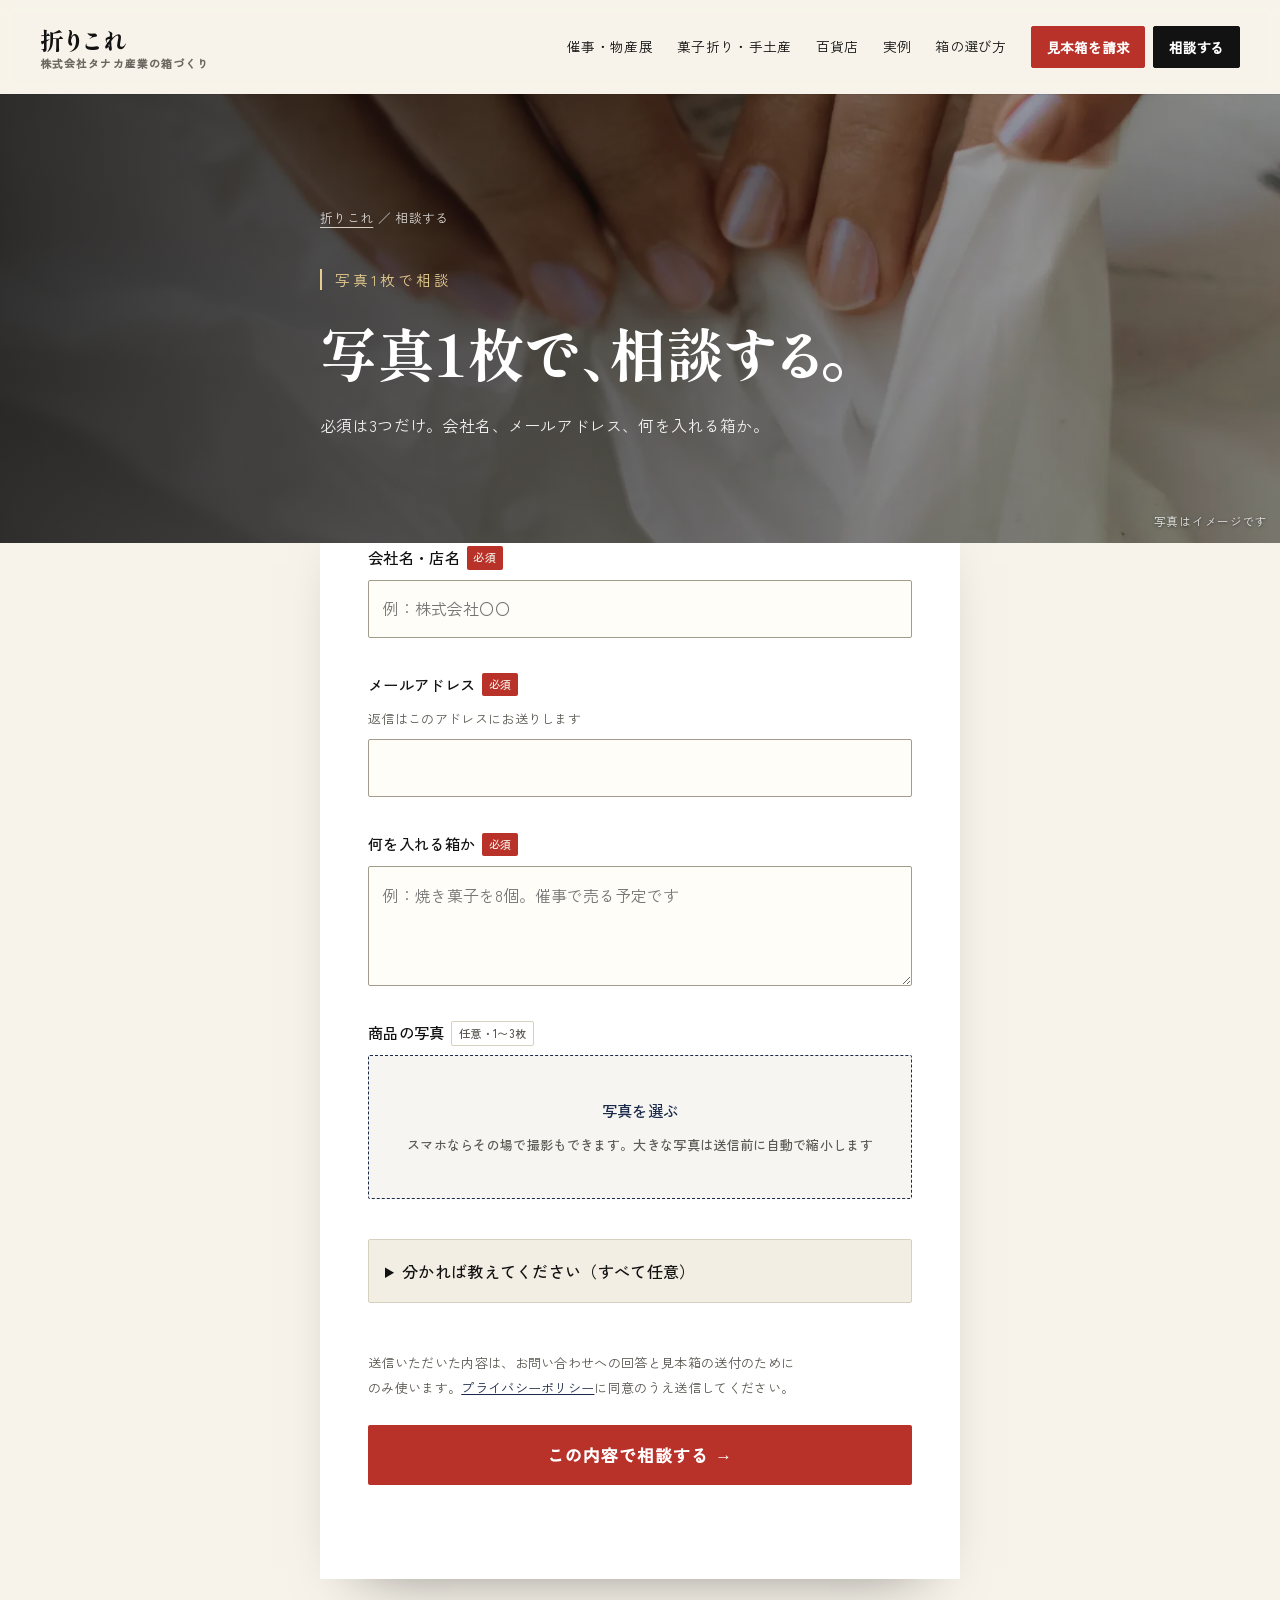
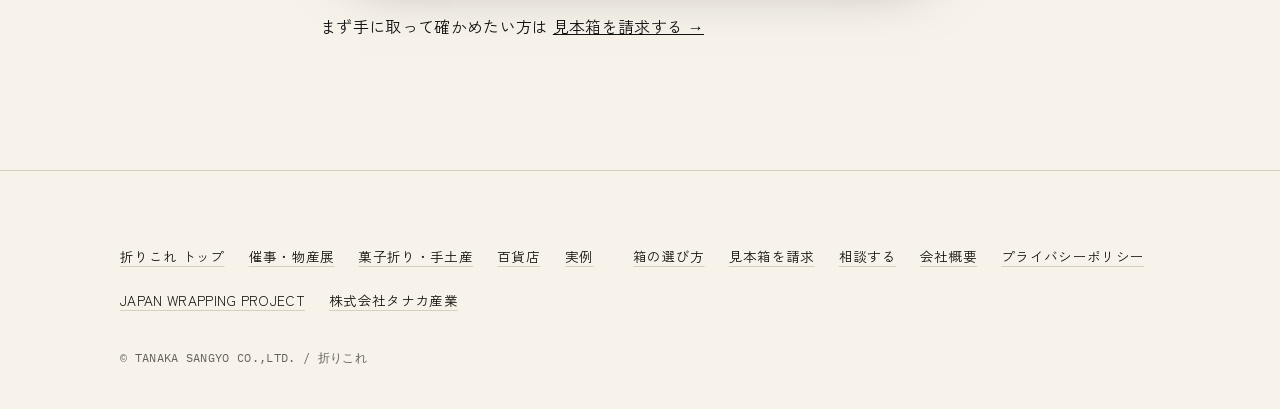
<file: contact/index.html>
<!DOCTYPE html>
<html lang="ja" data-root="../">
<head>
<meta charset="UTF-8">
<meta name="viewport" content="width=device-width, initial-scale=1, viewport-fit=cover">
<meta http-equiv="Content-Security-Policy" content="default-src 'self'; script-src 'self' https://www.googletagmanager.com https://challenges.cloudflare.com; connect-src 'self' https://*.google-analytics.com https://*.analytics.google.com https://www.googletagmanager.com https://challenges.cloudflare.com; img-src 'self' data: blob: https://*.google-analytics.com https://www.googletagmanager.com; frame-src https://challenges.cloudflare.com; style-src 'self' 'unsafe-inline'; font-src 'self'; form-action 'self'; base-uri 'self'; object-src 'none'">
<meta name="referrer" content="strict-origin-when-cross-origin">
<script src="../assets/js/frame-guard.js"></script>
<title>写真1枚で相談する｜オリジナルの箱づくり｜折りこれ（株式会社タナカ産業）</title>
<meta name="description" content="催事・菓子折り・百貨店の箱づくりをWebで相談できます。必須は会社名・メールアドレス・何を入れる箱かの3つだけ。商品の写真を1〜3枚添付できます。">
<meta name="robots" content="noindex,nofollow">
<link rel="canonical" href="https://www.tnk-tanaka.co.jp/orikore/contact/">
<meta name="theme-color" content="#121212">
<meta property="og:site_name" content="折りこれ｜株式会社タナカ産業">
<meta property="og:locale" content="ja_JP">
<meta property="og:type" content="website">
<meta property="og:url" content="https://www.tnk-tanaka.co.jp/orikore/contact/">
<meta property="og:title" content="写真1枚で相談する｜オリジナルの箱づくり｜折りこれ（株式会社タナカ産業）">
<meta property="og:description" content="催事・菓子折り・百貨店の箱づくりをWebで相談できます。必須は会社名・メールアドレス・何を入れる箱かの3つだけ。商品の写真を1〜3枚添付できます。">
<meta property="og:image" content="https://www.tnk-tanaka.co.jp/orikore/assets/img/og-orikore.png">
<meta name="twitter:card" content="summary_large_image">
<meta name="twitter:title" content="写真1枚で相談する｜オリジナルの箱づくり｜折りこれ（株式会社タナカ産業）">
<meta name="twitter:description" content="催事・菓子折り・百貨店の箱づくりをWebで相談できます。必須は会社名・メールアドレス・何を入れる箱かの3つだけ。商品の写真を1〜3枚添付できます。">
<meta name="twitter:image" content="https://www.tnk-tanaka.co.jp/orikore/assets/img/og-orikore.png">
<link rel="icon" href="../assets/img/favicon.svg" type="image/svg+xml">
<link rel="preload" href="../assets/font/zenkaku-400-subset.woff2" as="font" type="font/woff2" crossorigin>
<link rel="stylesheet" href="../assets/css/tokens.css?v=18">
<link rel="stylesheet" href="../assets/css/base.css?v=18">
<link rel="stylesheet" href="../assets/css/blocks.css?v=18">
<link rel="stylesheet" href="../assets/css/orikore.css?v=18">
<link rel="stylesheet" href="../assets/css/pro.css?v=18">
<script type="application/ld+json">{"@context": "https://schema.org", "@graph": [{"@type": "Organization", "@id": "https://www.tnk-tanaka.co.jp/#organization", "name": "株式会社タナカ産業", "alternateName": "TANAKA SANGYO CO.,LTD.", "url": "https://www.tnk-tanaka.co.jp/", "foundingDate": "1977", "contactPoint": {"@type": "ContactPoint", "contactType": "customer service", "email": "info@tnk-tanaka.co.jp", "availableLanguage": "ja"}, "address": {"@type": "PostalAddress", "postalCode": "166-0004", "addressRegion": "東京都", "addressLocality": "杉並区", "streetAddress": "阿佐谷南3-1-27", "addressCountry": "JP"}}, {"@type": "WebPage", "@id": "https://www.tnk-tanaka.co.jp/orikore/contact/#webpage", "url": "https://www.tnk-tanaka.co.jp/orikore/contact/", "name": "写真1枚で相談する｜オリジナルの箱づくり｜折りこれ（株式会社タナカ産業）", "description": "催事・菓子折り・百貨店の箱づくりをWebで相談できます。必須は会社名・メールアドレス・何を入れる箱かの3つだけ。商品の写真を1〜3枚添付できます。", "inLanguage": "ja", "isPartOf": {"@type": "WebSite", "name": "折りこれ", "url": "https://www.tnk-tanaka.co.jp/orikore/"}, "publisher": {"@id": "https://www.tnk-tanaka.co.jp/#organization"}, "dateModified": "2026-11-19"}, {"@type": "BreadcrumbList", "itemListElement": [{"@type": "ListItem", "position": 1, "name": "折りこれ", "item": "https://www.tnk-tanaka.co.jp/orikore/"}, {"@type": "ListItem", "position": 2, "name": "相談する", "item": "https://www.tnk-tanaka.co.jp/orikore/contact/"}]}]}</script>
</head>
<body class="is-form">
<a class="skip-link" href="#main">本文へ進む</a>
<header class="site-head">
  <a class="brand-mark" href="../">折りこれ<small>株式会社タナカ産業の箱づくり</small></a>
  <nav class="head-nav" aria-label="主要メニュー"><a href="../event/">催事・物産展</a><a href="../gift/">菓子折り・手土産</a><a href="../department/">百貨店</a><a href="../cases/">実例</a><a href="../guide/">箱の選び方</a></nav>
  <div class="head-ctas"><a class="btn btn--sample" href="../sample/" data-cta="header" data-door="sample">見本箱を請求</a><a class="btn btn--consult" href="../contact/" data-cta="header" data-door="contact">相談する</a></div>
</header>
<main id="main">
<section class="form-hero">
  <div class="ph "><img src="../assets/img/photo/contact-head-800.webp?v=18" srcset="../assets/img/photo/contact-head-800.webp?v=18 800w, ../assets/img/photo/contact-head-1600.webp?v=18 1600w" sizes="100vw" alt="白い薄紙で包む手元" fetchpriority="high"><span class="ph-note">写真はイメージです</span></div>
  <div class="wrap form-wrap">
    <nav class="breadcrumb" aria-label="パンくず"><a href="../">折りこれ</a> ／ 相談する</nav>
    <span class="tag">写真1枚で相談</span>
    <h1>写真1枚で、相談する。</h1>
    <p class="lead">必須は3つだけ。会社名、メールアドレス、何を入れる箱か。</p>
  </div>
</section>
<section class="sec" style="padding-top:0"><div class="wrap form-wrap">
  <div class="form-card"><form class="form" data-door="contact" action="../send.php" method="post" enctype="multipart/form-data" novalidate style="margin-top:0">
    <input type="hidden" name="door" value="contact">
<input type="hidden" name="_t" value="">
<input type="hidden" name="page" value="/orikore/contact/">
<div class="hp" aria-hidden="true"><label>この欄は空のままにしてください<input type="text" name="_hp" tabindex="-1" autocomplete="off"></label></div>
    <div class="field"><label for="f-company">会社名・店名<span class="req">必須</span></label><input type="text" id="f-company" name="company" data-required required autocomplete="organization" placeholder="例：株式会社〇〇"><span class="err" aria-live="polite"></span></div>
    <div class="field"><label for="f-email">メールアドレス<span class="req">必須</span></label><span class="hint" id="h-email">返信はこのアドレスにお送りします</span><input type="email" id="f-email" name="email" data-required required autocomplete="email" inputmode="email"><span class="err" aria-live="polite"></span></div>
    <div class="field"><label for="f-contents">何を入れる箱か<span class="req">必須</span></label><textarea id="f-contents" name="contents" data-required required placeholder="例：焼き菓子を8個。催事で売る予定です" rows="3"></textarea><span class="err" aria-live="polite"></span></div>
    <div class="field">
      <span class="label">商品の写真<span class="opt">任意・1〜3枚</span></span>
      <label class="drop" for="f-photos"><strong>写真を選ぶ</strong><span class="hint">スマホならその場で撮影もできます。大きな写真は送信前に自動で縮小します</span>
        <input type="file" id="f-photos" name="photos[]" accept="image/*" multiple></label>
      <span class="hint photo-count" aria-live="polite"></span>
      <div class="thumbs"></div>
    </div>
    <details class="more"><summary>分かれば教えてください（すべて任意）</summary>
      <div class="form">
        <div class="field"><label for="f-name">担当者名<span class="opt">任意</span></label><input type="text" id="f-name" name="name" autocomplete="name"><span class="err" aria-live="polite"></span></div>
        <div class="field"><label for="f-scene">使う場面<span class="opt">任意</span></label>
          <select id="f-scene" name="scene"><option value="">選んでください</option><option>催事・物産展</option><option>菓子折り・手土産</option><option>百貨店の売場</option><option>そのほか</option></select></div>
        <div class="field"><label for="f-qty">数量の目安<span class="opt">任意</span></label><input type="text" id="f-qty" name="qty" placeholder="例：まず300箱"><span class="err" aria-live="polite"></span></div>
        <div class="field"><label for="f-when">必要な時期<span class="opt">任意</span></label><input type="text" id="f-when" name="when" placeholder="例：3月の催事に間に合わせたい"><span class="err" aria-live="polite"></span></div>
        <div class="field"><label for="f-message">そのほか<span class="opt">任意</span></label><textarea id="f-message" name="message" rows="4"></textarea><span class="err" aria-live="polite"></span></div>
      </div>
    </details>
    <div class="ts-box"></div>
    <p class="form-note">送信いただいた内容は、お問い合わせへの回答と見本箱の送付のためにのみ使います。<a href="https://www.tnk-tanaka.co.jp/privacy">プライバシーポリシー</a>に同意のうえ送信してください。</p>
    <button class="btn btn--red btn-xl submit" type="submit">この内容で相談する →</button>
    <p class="form-status" role="status" aria-live="polite"></p>
  </form></div>
  <p style="margin-top:2em">まず手に取って確かめたい方は <a href="../sample/" data-cta="contact_crosslink" data-door="sample">見本箱を請求する →</a></p>
</div></section>
</main>
<footer class="site-foot">
  <div class="wrap">
    <nav aria-label="サイト内リンク">
      <a href="../">折りこれ トップ</a><a href="../event/">催事・物産展</a><a href="../gift/">菓子折り・手土産</a><a href="../department/">百貨店</a><a href="../cases/">実例</a><a href="../guide/">箱の選び方</a>
      <a href="../sample/">見本箱を請求</a><a href="../contact/">相談する</a>
      <a href="https://www.tnk-tanaka.co.jp/company/">会社概要</a>
      <a href="https://www.tnk-tanaka.co.jp/privacy">プライバシーポリシー</a>
      <a href="https://www.tnk-tanaka.co.jp/jwp/">JAPAN WRAPPING PROJECT</a>
      <a href="https://www.tnk-tanaka.co.jp/">株式会社タナカ産業</a>
    </nav>
    <p class="copyright">&copy; TANAKA SANGYO CO.,LTD. / 折りこれ</p>
  </div>
</footer>
<div class="cta-bar" role="navigation" aria-label="問い合わせ"><a class="btn btn--sample" href="../sample/" data-cta="bottom_bar" data-door="sample">見本箱を請求</a><a class="btn btn--consult" href="../contact/" data-cta="bottom_bar" data-door="contact">相談する<small>写真1枚OK</small></a></div>
<script src="../assets/js/config.js?v=18" defer></script>
<script src="../assets/js/orikore.js?v=18" defer></script>
<script src="../assets/js/motion.js?v=18" defer></script>
</body>
</html>
</file>
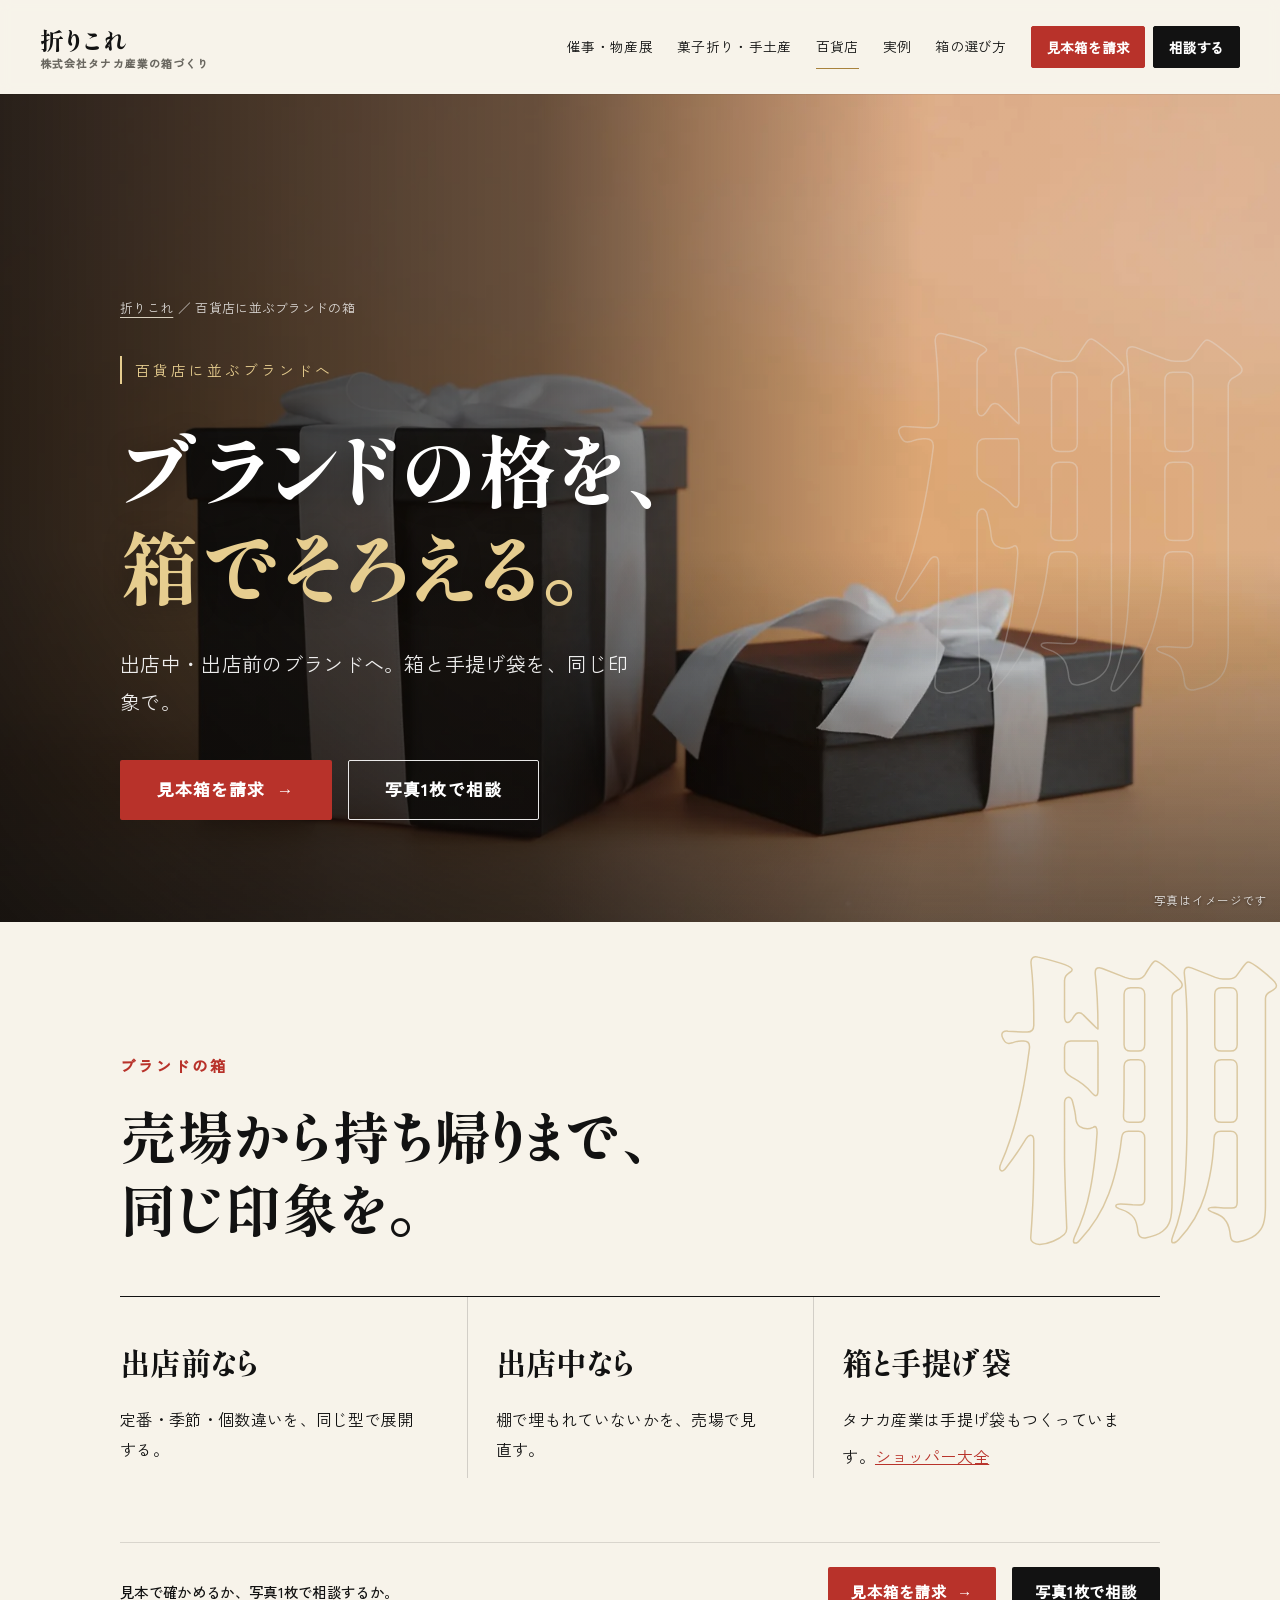
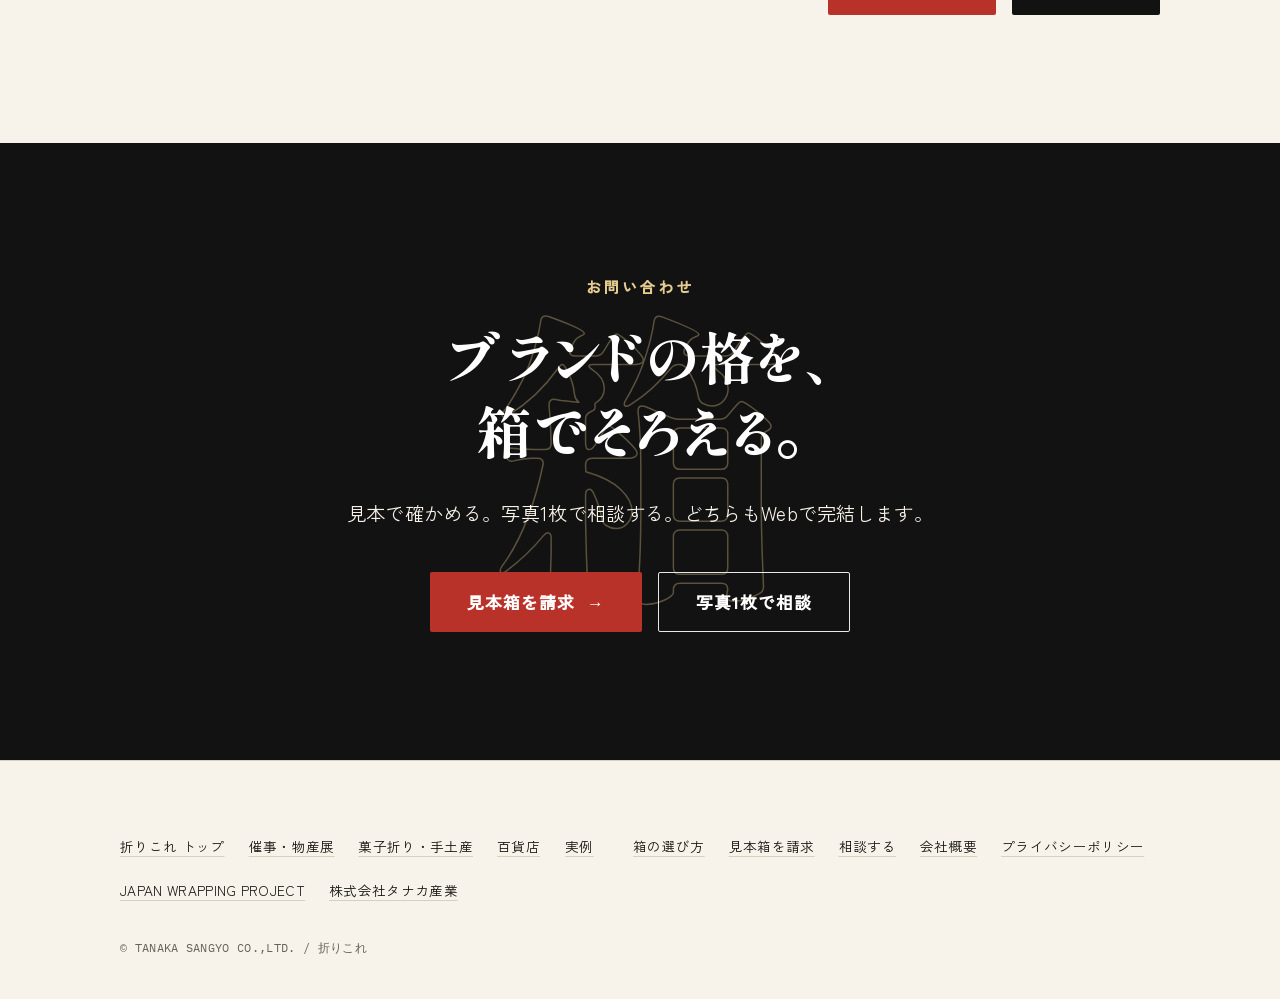
<file: department/index.html>
<!DOCTYPE html>
<html lang="ja" data-root="../">
<head>
<meta charset="UTF-8">
<meta name="viewport" content="width=device-width, initial-scale=1, viewport-fit=cover">
<meta http-equiv="Content-Security-Policy" content="default-src 'self'; script-src 'self' https://www.googletagmanager.com https://challenges.cloudflare.com; connect-src 'self' https://*.google-analytics.com https://*.analytics.google.com https://www.googletagmanager.com https://challenges.cloudflare.com; img-src 'self' data: blob: https://*.google-analytics.com https://www.googletagmanager.com; frame-src https://challenges.cloudflare.com; style-src 'self' 'unsafe-inline'; font-src 'self'; form-action 'self'; base-uri 'self'; object-src 'none'">
<meta name="referrer" content="strict-origin-when-cross-origin">
<script src="../assets/js/frame-guard.js"></script>
<title>百貨店の手土産・ギフト箱をオリジナルで｜出店中・出店前のブランドへ｜折りこれ</title>
<meta name="description" content="百貨店に出店中・出店前のブランドへ。商品の格に見合うオリジナルの箱を、手提げ袋との組み合わせまで含めて株式会社タナカ産業に相談できます。">
<meta name="robots" content="noindex,nofollow">
<link rel="canonical" href="https://www.tnk-tanaka.co.jp/orikore/department/">
<meta name="theme-color" content="#121212">
<meta property="og:site_name" content="折りこれ｜株式会社タナカ産業">
<meta property="og:locale" content="ja_JP">
<meta property="og:type" content="website">
<meta property="og:url" content="https://www.tnk-tanaka.co.jp/orikore/department/">
<meta property="og:title" content="百貨店の手土産・ギフト箱をオリジナルで｜出店中・出店前のブランドへ｜折りこれ">
<meta property="og:description" content="百貨店に出店中・出店前のブランドへ。商品の格に見合うオリジナルの箱を、手提げ袋との組み合わせまで含めて株式会社タナカ産業に相談できます。">
<meta property="og:image" content="https://www.tnk-tanaka.co.jp/orikore/assets/img/og-orikore.png">
<meta name="twitter:card" content="summary_large_image">
<meta name="twitter:title" content="百貨店の手土産・ギフト箱をオリジナルで｜出店中・出店前のブランドへ｜折りこれ">
<meta name="twitter:description" content="百貨店に出店中・出店前のブランドへ。商品の格に見合うオリジナルの箱を、手提げ袋との組み合わせまで含めて株式会社タナカ産業に相談できます。">
<meta name="twitter:image" content="https://www.tnk-tanaka.co.jp/orikore/assets/img/og-orikore.png">
<link rel="icon" href="../assets/img/favicon.svg" type="image/svg+xml">
<link rel="preload" href="../assets/font/zenkaku-400-subset.woff2" as="font" type="font/woff2" crossorigin>
<link rel="stylesheet" href="../assets/css/tokens.css?v=18">
<link rel="stylesheet" href="../assets/css/base.css?v=18">
<link rel="stylesheet" href="../assets/css/blocks.css?v=18">
<link rel="stylesheet" href="../assets/css/orikore.css?v=18">
<link rel="stylesheet" href="../assets/css/pro.css?v=18">
<script type="application/ld+json">{"@context": "https://schema.org", "@graph": [{"@type": "Organization", "@id": "https://www.tnk-tanaka.co.jp/#organization", "name": "株式会社タナカ産業", "alternateName": "TANAKA SANGYO CO.,LTD.", "url": "https://www.tnk-tanaka.co.jp/", "foundingDate": "1977", "contactPoint": {"@type": "ContactPoint", "contactType": "customer service", "email": "info@tnk-tanaka.co.jp", "availableLanguage": "ja"}, "address": {"@type": "PostalAddress", "postalCode": "166-0004", "addressRegion": "東京都", "addressLocality": "杉並区", "streetAddress": "阿佐谷南3-1-27", "addressCountry": "JP"}}, {"@type": "WebPage", "@id": "https://www.tnk-tanaka.co.jp/orikore/department/#webpage", "url": "https://www.tnk-tanaka.co.jp/orikore/department/", "name": "百貨店の手土産・ギフト箱をオリジナルで｜出店中・出店前のブランドへ｜折りこれ", "description": "百貨店に出店中・出店前のブランドへ。商品の格に見合うオリジナルの箱を、手提げ袋との組み合わせまで含めて株式会社タナカ産業に相談できます。", "inLanguage": "ja", "isPartOf": {"@type": "WebSite", "name": "折りこれ", "url": "https://www.tnk-tanaka.co.jp/orikore/"}, "publisher": {"@id": "https://www.tnk-tanaka.co.jp/#organization"}, "dateModified": "2026-11-19"}, {"@type": "BreadcrumbList", "itemListElement": [{"@type": "ListItem", "position": 1, "name": "折りこれ", "item": "https://www.tnk-tanaka.co.jp/orikore/"}, {"@type": "ListItem", "position": 2, "name": "百貨店に並ぶブランドの箱", "item": "https://www.tnk-tanaka.co.jp/orikore/department/"}]}]}</script>
</head>
<body>
<a class="skip-link" href="#main">本文へ進む</a>
<header class="site-head">
  <a class="brand-mark" href="../">折りこれ<small>株式会社タナカ産業の箱づくり</small></a>
  <nav class="head-nav" aria-label="主要メニュー"><a href="../event/">催事・物産展</a><a href="../gift/">菓子折り・手土産</a><a href="../department/" aria-current="page">百貨店</a><a href="../cases/">実例</a><a href="../guide/">箱の選び方</a></nav>
  <div class="head-ctas"><a class="btn btn--sample" href="../sample/" data-cta="header" data-door="sample">見本箱を請求</a><a class="btn btn--consult" href="../contact/" data-cta="header" data-door="contact">相談する</a></div>
</header>
<main id="main">
<section class="hero-ph">
  <div class="ph "><img src="../assets/img/photo/dept-hero-800.webp?v=18" srcset="../assets/img/photo/dept-hero-800.webp?v=18 800w, ../assets/img/photo/dept-hero-1600.webp?v=18 1600w" sizes="100vw" alt="白いリボンを掛けた黒い箱" fetchpriority="high"><span class="ph-note">写真はイメージです</span></div>
  <span class="sukashi" aria-hidden="true">棚</span>
  <div class="wrap">
    <nav class="breadcrumb" aria-label="パンくず"><a href="../">折りこれ</a> ／ 百貨店に並ぶブランドの箱</nav>
    <span class="tag">百貨店に並ぶブランドへ</span>
    <h1>ブランドの格を、<br><em>箱でそろえる。</em></h1>
    <p class="lead">出店中・出店前のブランドへ。箱と手提げ袋を、同じ印象で。</p>
    <div class="door-row"><a class="btn btn--red btn-xl" href="../sample/" data-cta="department_fv" data-door="sample">見本箱を請求<span class="arr" aria-hidden="true">→</span></a><a class="btn btn--line btn-xl" href="../contact/" data-cta="department_fv" data-door="contact">写真1枚で相談</a></div>
  </div>
</section>

<section class="sec"><span class="sukashi-paper" aria-hidden="true">棚</span><div class="wrap"><span class="sec-label">ブランドの箱</span><h2 class="sec-h rise">売場から持ち帰りまで、<br>同じ印象を。</h2><ol class="flow"><li class="rise"><b>出店前なら</b><span>定番・季節・個数違いを、同じ型で展開する。</span></li><li class="rise"><b>出店中なら</b><span>棚で埋もれていないかを、売場で見直す。</span></li><li class="rise"><b>箱と手提げ袋</b><span>タナカ産業は手提げ袋もつくっています。<a href="https://www.tnk-tanaka.co.jp/jwp/shopper/" style="color:var(--shu)">ショッパー大全</a></span></li></ol><div class="sec-cta"><p>見本で確かめるか、写真1枚で相談するか。</p><a class="btn btn--red" href="../sample/" data-cta="department_sec_points" data-door="sample">見本箱を請求<span class="arr" aria-hidden="true">→</span></a><a class="btn btn--ink" href="../contact/" data-cta="department_sec_points" data-door="contact">写真1枚で相談</a></div></div></section>

<section class="sec sec--ink closing">
<span class="sukashi-paper" aria-hidden="true">箱</span>
<div class="wrap">
<span class="sec-label">お問い合わせ</span>
<h2 class="sec-h">ブランドの格を、<br>箱でそろえる。</h2>
<p class="sec-lead" style="margin:0 auto">見本で確かめる。写真1枚で相談する。どちらもWebで完結します。</p>
<div class="door-row"><a class="btn btn--red btn-xl" href="../sample/" data-cta="department_bottom" data-door="sample">見本箱を請求<span class="arr" aria-hidden="true">→</span></a><a class="btn btn--line btn-xl" href="../contact/" data-cta="department_bottom" data-door="contact">写真1枚で相談</a></div>
</div></section>
</main>
<footer class="site-foot">
  <div class="wrap">
    <nav aria-label="サイト内リンク">
      <a href="../">折りこれ トップ</a><a href="../event/">催事・物産展</a><a href="../gift/">菓子折り・手土産</a><a href="../department/">百貨店</a><a href="../cases/">実例</a><a href="../guide/">箱の選び方</a>
      <a href="../sample/">見本箱を請求</a><a href="../contact/">相談する</a>
      <a href="https://www.tnk-tanaka.co.jp/company/">会社概要</a>
      <a href="https://www.tnk-tanaka.co.jp/privacy">プライバシーポリシー</a>
      <a href="https://www.tnk-tanaka.co.jp/jwp/">JAPAN WRAPPING PROJECT</a>
      <a href="https://www.tnk-tanaka.co.jp/">株式会社タナカ産業</a>
    </nav>
    <p class="copyright">&copy; TANAKA SANGYO CO.,LTD. / 折りこれ</p>
  </div>
</footer>
<div class="cta-bar" role="navigation" aria-label="問い合わせ"><a class="btn btn--sample" href="../sample/" data-cta="bottom_bar" data-door="sample">見本箱を請求</a><a class="btn btn--consult" href="../contact/" data-cta="bottom_bar" data-door="contact">相談する<small>写真1枚OK</small></a></div>
<script src="../assets/js/config.js?v=18" defer></script>
<script src="../assets/js/orikore.js?v=18" defer></script>
<script src="../assets/js/motion.js?v=18" defer></script>
</body>
</html>
</file>
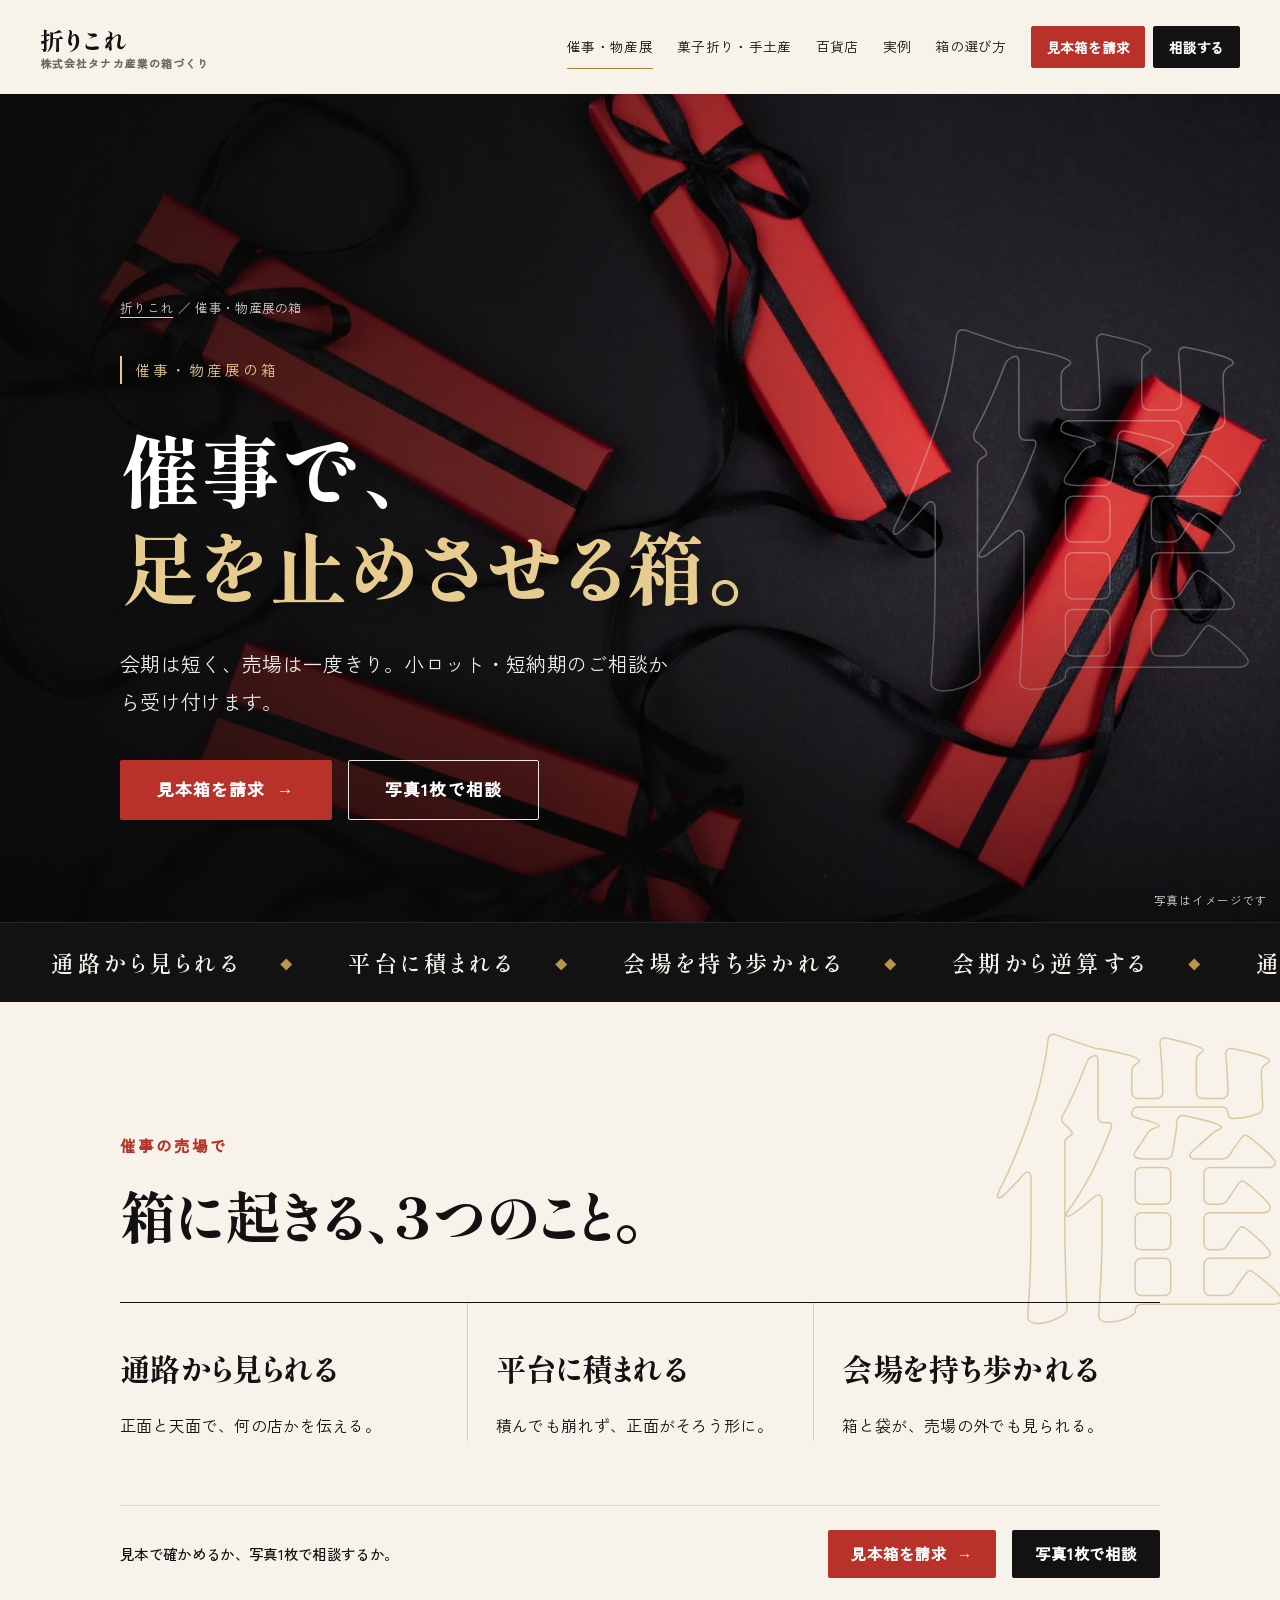
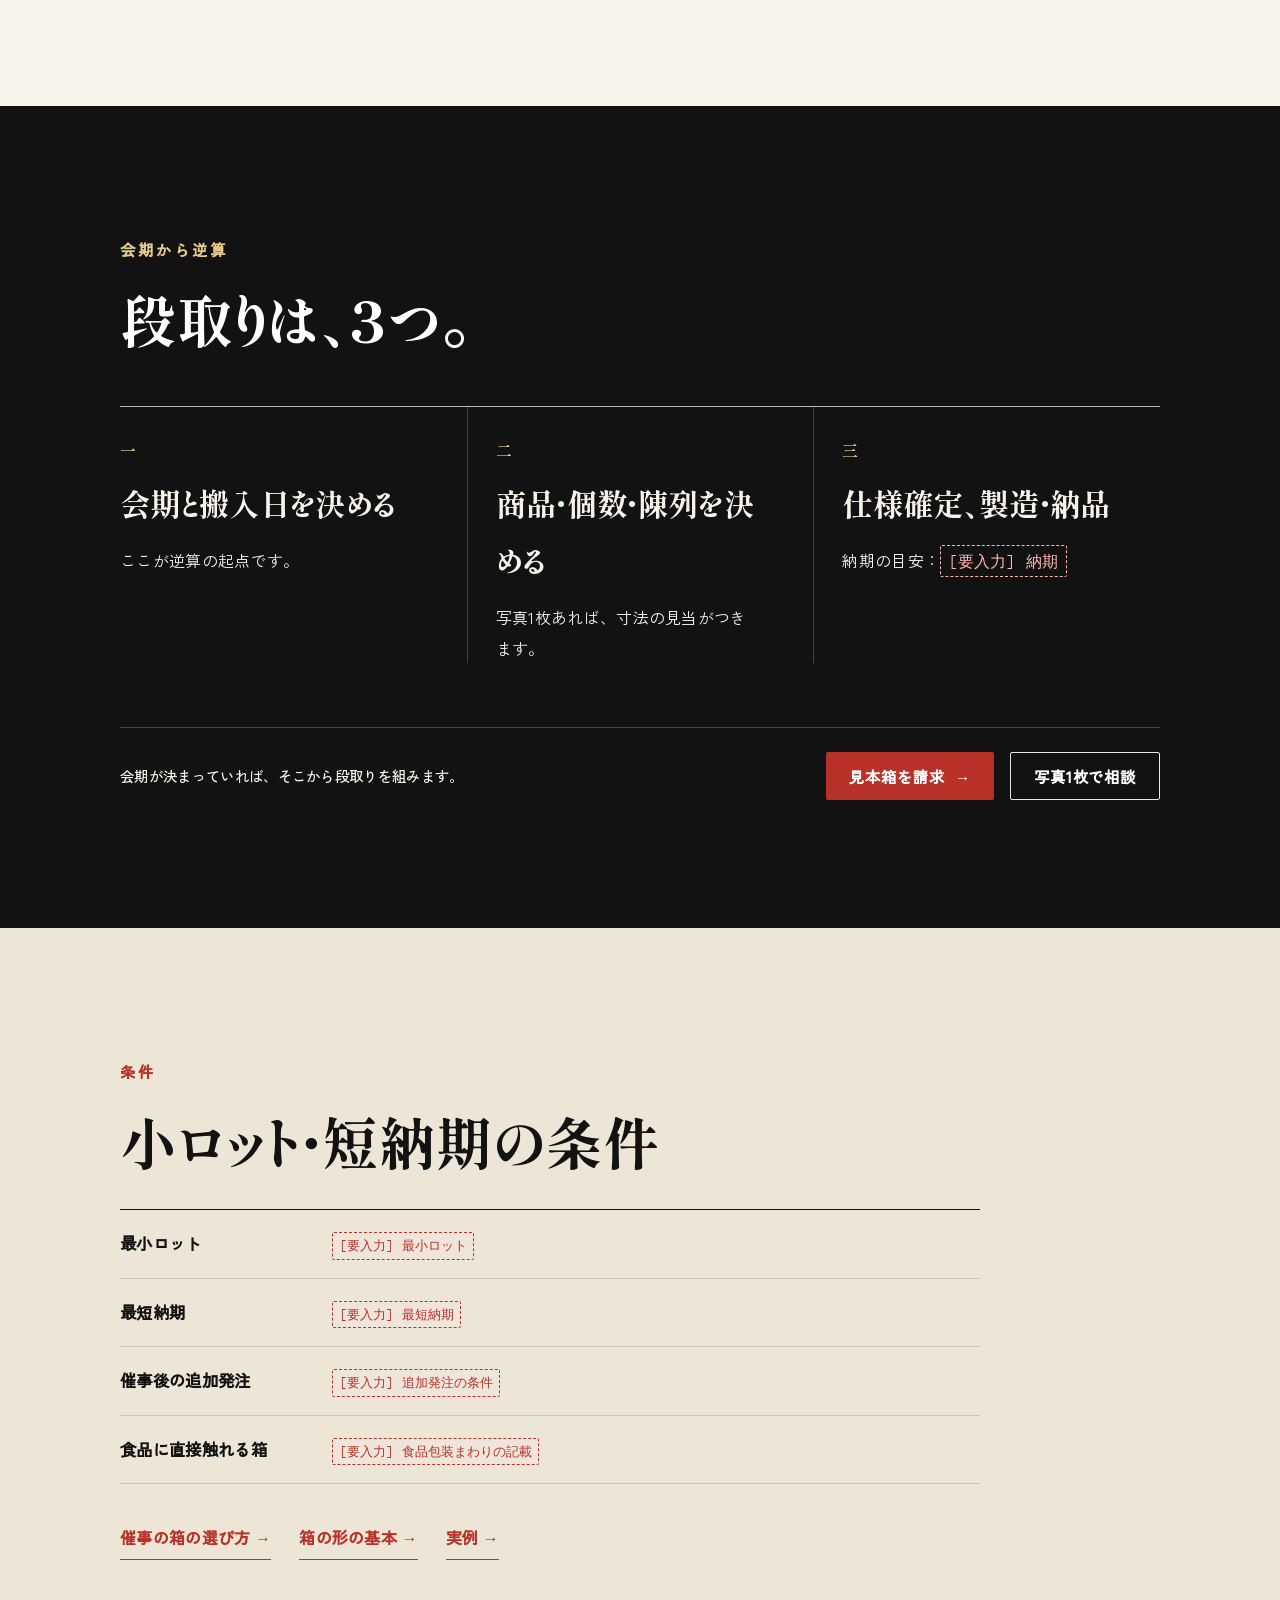
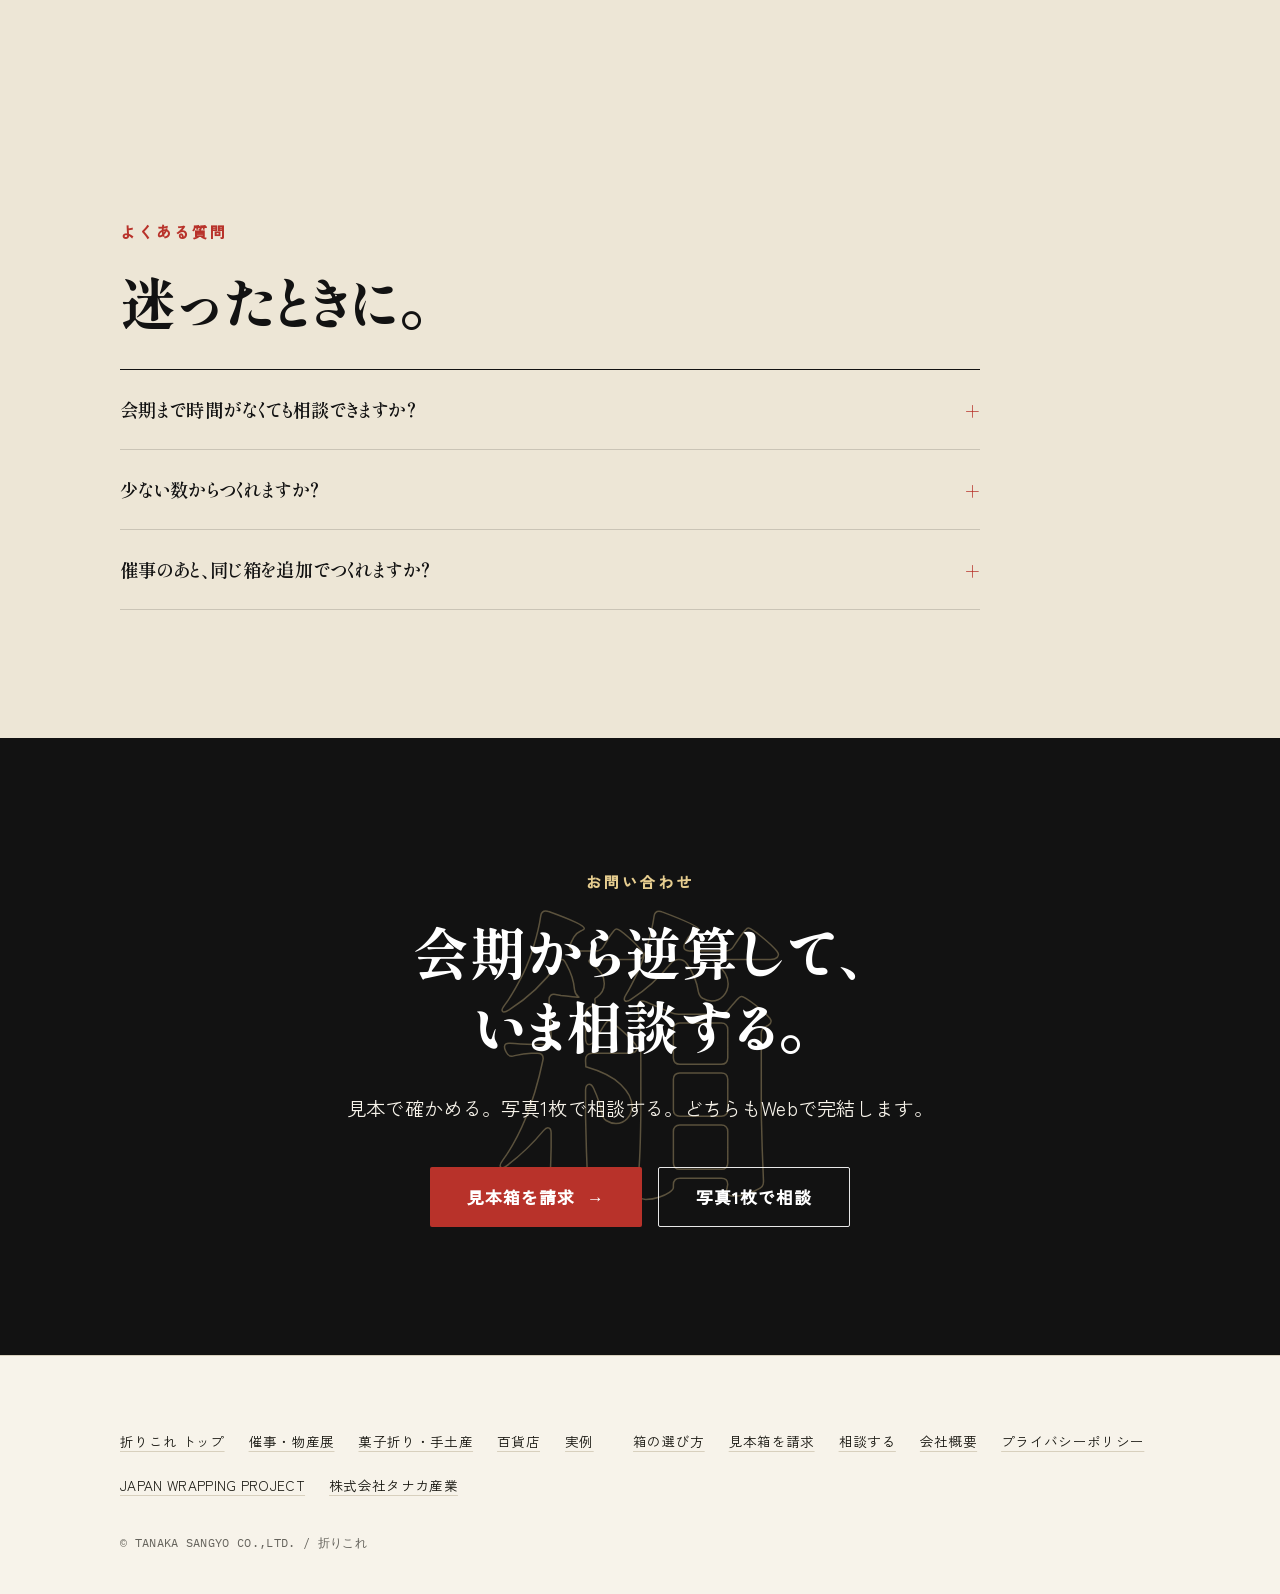
<file: event/index.html>
<!DOCTYPE html>
<html lang="ja" data-root="../">
<head>
<meta charset="UTF-8">
<meta name="viewport" content="width=device-width, initial-scale=1, viewport-fit=cover">
<meta http-equiv="Content-Security-Policy" content="default-src 'self'; script-src 'self' https://www.googletagmanager.com https://challenges.cloudflare.com; connect-src 'self' https://*.google-analytics.com https://*.analytics.google.com https://www.googletagmanager.com https://challenges.cloudflare.com; img-src 'self' data: blob: https://*.google-analytics.com https://www.googletagmanager.com; frame-src https://challenges.cloudflare.com; style-src 'self' 'unsafe-inline'; font-src 'self'; form-action 'self'; base-uri 'self'; object-src 'none'">
<meta name="referrer" content="strict-origin-when-cross-origin">
<script src="../assets/js/frame-guard.js"></script>
<title>催事・物産展の箱｜小ロット・短納期のオリジナル箱を相談｜折りこれ</title>
<meta name="description" content="催事・物産展の売場で足を止めさせるオリジナルの箱を、株式会社タナカ産業がつくります。小ロット・短納期の相談、会期から逆算した段取り、見本箱の請求までWebで完結します。">
<meta name="robots" content="noindex,nofollow">
<link rel="canonical" href="https://www.tnk-tanaka.co.jp/orikore/event/">
<meta name="theme-color" content="#121212">
<meta property="og:site_name" content="折りこれ｜株式会社タナカ産業">
<meta property="og:locale" content="ja_JP">
<meta property="og:type" content="website">
<meta property="og:url" content="https://www.tnk-tanaka.co.jp/orikore/event/">
<meta property="og:title" content="催事・物産展の箱｜小ロット・短納期のオリジナル箱を相談｜折りこれ">
<meta property="og:description" content="催事・物産展の売場で足を止めさせるオリジナルの箱を、株式会社タナカ産業がつくります。小ロット・短納期の相談、会期から逆算した段取り、見本箱の請求までWebで完結します。">
<meta property="og:image" content="https://www.tnk-tanaka.co.jp/orikore/assets/img/og-orikore.png">
<meta name="twitter:card" content="summary_large_image">
<meta name="twitter:title" content="催事・物産展の箱｜小ロット・短納期のオリジナル箱を相談｜折りこれ">
<meta name="twitter:description" content="催事・物産展の売場で足を止めさせるオリジナルの箱を、株式会社タナカ産業がつくります。小ロット・短納期の相談、会期から逆算した段取り、見本箱の請求までWebで完結します。">
<meta name="twitter:image" content="https://www.tnk-tanaka.co.jp/orikore/assets/img/og-orikore.png">
<link rel="icon" href="../assets/img/favicon.svg" type="image/svg+xml">
<link rel="preload" href="../assets/font/zenkaku-400-subset.woff2" as="font" type="font/woff2" crossorigin>
<link rel="stylesheet" href="../assets/css/tokens.css?v=18">
<link rel="stylesheet" href="../assets/css/base.css?v=18">
<link rel="stylesheet" href="../assets/css/blocks.css?v=18">
<link rel="stylesheet" href="../assets/css/orikore.css?v=18">
<link rel="stylesheet" href="../assets/css/pro.css?v=18">
<script type="application/ld+json">{"@context": "https://schema.org", "@graph": [{"@type": "Organization", "@id": "https://www.tnk-tanaka.co.jp/#organization", "name": "株式会社タナカ産業", "alternateName": "TANAKA SANGYO CO.,LTD.", "url": "https://www.tnk-tanaka.co.jp/", "foundingDate": "1977", "contactPoint": {"@type": "ContactPoint", "contactType": "customer service", "email": "info@tnk-tanaka.co.jp", "availableLanguage": "ja"}, "address": {"@type": "PostalAddress", "postalCode": "166-0004", "addressRegion": "東京都", "addressLocality": "杉並区", "streetAddress": "阿佐谷南3-1-27", "addressCountry": "JP"}}, {"@type": "WebPage", "@id": "https://www.tnk-tanaka.co.jp/orikore/event/#webpage", "url": "https://www.tnk-tanaka.co.jp/orikore/event/", "name": "催事・物産展の箱｜小ロット・短納期のオリジナル箱を相談｜折りこれ", "description": "催事・物産展の売場で足を止めさせるオリジナルの箱を、株式会社タナカ産業がつくります。小ロット・短納期の相談、会期から逆算した段取り、見本箱の請求までWebで完結します。", "inLanguage": "ja", "isPartOf": {"@type": "WebSite", "name": "折りこれ", "url": "https://www.tnk-tanaka.co.jp/orikore/"}, "publisher": {"@id": "https://www.tnk-tanaka.co.jp/#organization"}, "dateModified": "2026-11-19"}, {"@type": "BreadcrumbList", "itemListElement": [{"@type": "ListItem", "position": 1, "name": "折りこれ", "item": "https://www.tnk-tanaka.co.jp/orikore/"}, {"@type": "ListItem", "position": 2, "name": "催事・物産展の箱", "item": "https://www.tnk-tanaka.co.jp/orikore/event/"}]}]}</script>
</head>
<body>
<a class="skip-link" href="#main">本文へ進む</a>
<header class="site-head">
  <a class="brand-mark" href="../">折りこれ<small>株式会社タナカ産業の箱づくり</small></a>
  <nav class="head-nav" aria-label="主要メニュー"><a href="../event/" aria-current="page">催事・物産展</a><a href="../gift/">菓子折り・手土産</a><a href="../department/">百貨店</a><a href="../cases/">実例</a><a href="../guide/">箱の選び方</a></nav>
  <div class="head-ctas"><a class="btn btn--sample" href="../sample/" data-cta="header" data-door="sample">見本箱を請求</a><a class="btn btn--consult" href="../contact/" data-cta="header" data-door="contact">相談する</a></div>
</header>
<main id="main">
<section class="hero-ph">
  <div class="ph "><img src="../assets/img/photo/event-hero-800.webp?v=18" srcset="../assets/img/photo/event-hero-800.webp?v=18 800w, ../assets/img/photo/event-hero-1600.webp?v=18 1600w" sizes="100vw" alt="黒いリボンを掛けた赤い箱が並ぶ様子" fetchpriority="high"><span class="ph-note">写真はイメージです</span></div>
  <span class="sukashi" aria-hidden="true">催</span>
  <div class="wrap">
    <nav class="breadcrumb" aria-label="パンくず"><a href="../">折りこれ</a> ／ 催事・物産展の箱</nav>
    <span class="tag">催事・物産展の箱</span>
    <h1>催事で、<br><em>足を止めさせる箱。</em></h1>
    <p class="lead">会期は短く、売場は一度きり。小ロット・短納期のご相談から受け付けます。</p>
    <div class="door-row"><a class="btn btn--red btn-xl" href="../sample/" data-cta="event_fv" data-door="sample">見本箱を請求<span class="arr" aria-hidden="true">→</span></a><a class="btn btn--line btn-xl" href="../contact/" data-cta="event_fv" data-door="contact">写真1枚で相談</a></div>
  </div>
</section>
<div class="marquee" aria-hidden="true"><div class="track"><span>通路から見られる</span><span>平台に積まれる</span><span>会場を持ち歩かれる</span><span>会期から逆算する</span><span>通路から見られる</span><span>平台に積まれる</span><span>会場を持ち歩かれる</span><span>会期から逆算する</span></div></div>

<section class="sec"><span class="sukashi-paper" aria-hidden="true">催</span><div class="wrap"><span class="sec-label">催事の売場で</span><h2 class="sec-h rise">箱に起きる、3つのこと。</h2><ol class="flow"><li class="rise"><b>通路から見られる</b><span>正面と天面で、何の店かを伝える。</span></li><li class="rise"><b>平台に積まれる</b><span>積んでも崩れず、正面がそろう形に。</span></li><li class="rise"><b>会場を持ち歩かれる</b><span>箱と袋が、売場の外でも見られる。</span></li></ol><div class="sec-cta"><p>見本で確かめるか、写真1枚で相談するか。</p><a class="btn btn--red" href="../sample/" data-cta="event_sec_scene" data-door="sample">見本箱を請求<span class="arr" aria-hidden="true">→</span></a><a class="btn btn--ink" href="../contact/" data-cta="event_sec_scene" data-door="contact">写真1枚で相談</a></div></div></section>

<section class="sec sec--ink"><div class="wrap"><span class="sec-label">会期から逆算</span><h2 class="sec-h rise">段取りは、3つ。</h2><ol class="flow"><li class="rise"><span class="no">一</span><b>会期と搬入日を決める</b><span>ここが逆算の起点です。</span></li><li class="rise"><span class="no">二</span><b>商品・個数・陳列を決める</b><span>写真1枚あれば、寸法の見当がつきます。</span></li><li class="rise"><span class="no">三</span><b>仕様確定、製造・納品</b><span>納期の目安：<span class="todo">[要入力] 納期</span></span></li></ol><div class="sec-cta"><p>会期が決まっていれば、そこから段取りを組みます。</p><a class="btn btn--red" href="../sample/" data-cta="event_sec_flow" data-door="sample">見本箱を請求<span class="arr" aria-hidden="true">→</span></a><a class="btn btn--line" href="../contact/" data-cta="event_sec_flow" data-door="contact">写真1枚で相談</a></div></div></section>

<section class="sec sec--paper2"><div class="wrap"><span class="sec-label">条件</span><h2 class="sec-h rise">小ロット・短納期の条件</h2><dl class="terms"><div><dt>最小ロット</dt><dd><span class="todo">[要入力] 最小ロット</span></dd></div><div><dt>最短納期</dt><dd><span class="todo">[要入力] 最短納期</span></dd></div><div><dt>催事後の追加発注</dt><dd><span class="todo">[要入力] 追加発注の条件</span></dd></div><div><dt>食品に直接触れる箱</dt><dd><span class="todo">[要入力] 食品包装まわりの記載</span></dd></div></dl><p style="margin-top:32px;display:flex;flex-wrap:wrap;gap:8px 28px"><a class="more" style="color:var(--shu);font-weight:700;text-decoration:none;border-bottom:1.5px solid currentColor;display:inline-flex;align-items:center;min-height:44px" href="../guide/saiji-hako/">催事の箱の選び方 →</a><a class="more" style="color:var(--shu);font-weight:700;text-decoration:none;border-bottom:1.5px solid currentColor;display:inline-flex;align-items:center;min-height:44px" href="../guide/hako-katachi/">箱の形の基本 →</a><a class="more" style="color:var(--shu);font-weight:700;text-decoration:none;border-bottom:1.5px solid currentColor;display:inline-flex;align-items:center;min-height:44px" href="../cases/">実例 →</a></p></div></section>

<section class="sec sec--paper2"><div class="wrap"><span class="sec-label">よくある質問</span><h2 class="sec-h rise">迷ったときに。</h2><div class="faq2"><details><summary>会期まで時間がなくても相談できますか？</summary><div class='a'>Webからいつでも相談を送れます。間に合うかどうかは、会期・数量・仕様をうかがったうえでご連絡します。最短納期の目安：<span class="todo">[要入力] 最短納期</span></div></details><details><summary>少ない数からつくれますか？</summary><div class='a'>最小ロット：<span class="todo">[要入力] 最小ロット</span></div></details><details><summary>催事のあと、同じ箱を追加でつくれますか？</summary><div class='a'><span class="todo">[要入力] 追加発注の条件</span></div></details></div></div></section>
<section class="sec sec--ink closing">
<span class="sukashi-paper" aria-hidden="true">箱</span>
<div class="wrap">
<span class="sec-label">お問い合わせ</span>
<h2 class="sec-h">会期から逆算して、<br>いま相談する。</h2>
<p class="sec-lead" style="margin:0 auto">見本で確かめる。写真1枚で相談する。どちらもWebで完結します。</p>
<div class="door-row"><a class="btn btn--red btn-xl" href="../sample/" data-cta="event_bottom" data-door="sample">見本箱を請求<span class="arr" aria-hidden="true">→</span></a><a class="btn btn--line btn-xl" href="../contact/" data-cta="event_bottom" data-door="contact">写真1枚で相談</a></div>
</div></section>
</main>
<footer class="site-foot">
  <div class="wrap">
    <nav aria-label="サイト内リンク">
      <a href="../">折りこれ トップ</a><a href="../event/">催事・物産展</a><a href="../gift/">菓子折り・手土産</a><a href="../department/">百貨店</a><a href="../cases/">実例</a><a href="../guide/">箱の選び方</a>
      <a href="../sample/">見本箱を請求</a><a href="../contact/">相談する</a>
      <a href="https://www.tnk-tanaka.co.jp/company/">会社概要</a>
      <a href="https://www.tnk-tanaka.co.jp/privacy">プライバシーポリシー</a>
      <a href="https://www.tnk-tanaka.co.jp/jwp/">JAPAN WRAPPING PROJECT</a>
      <a href="https://www.tnk-tanaka.co.jp/">株式会社タナカ産業</a>
    </nav>
    <p class="copyright">&copy; TANAKA SANGYO CO.,LTD. / 折りこれ</p>
  </div>
</footer>
<div class="cta-bar" role="navigation" aria-label="問い合わせ"><a class="btn btn--sample" href="../sample/" data-cta="bottom_bar" data-door="sample">見本箱を請求</a><a class="btn btn--consult" href="../contact/" data-cta="bottom_bar" data-door="contact">相談する<small>写真1枚OK</small></a></div>
<script src="../assets/js/config.js?v=18" defer></script>
<script src="../assets/js/orikore.js?v=18" defer></script>
<script src="../assets/js/motion.js?v=18" defer></script>
</body>
</html>
</file>
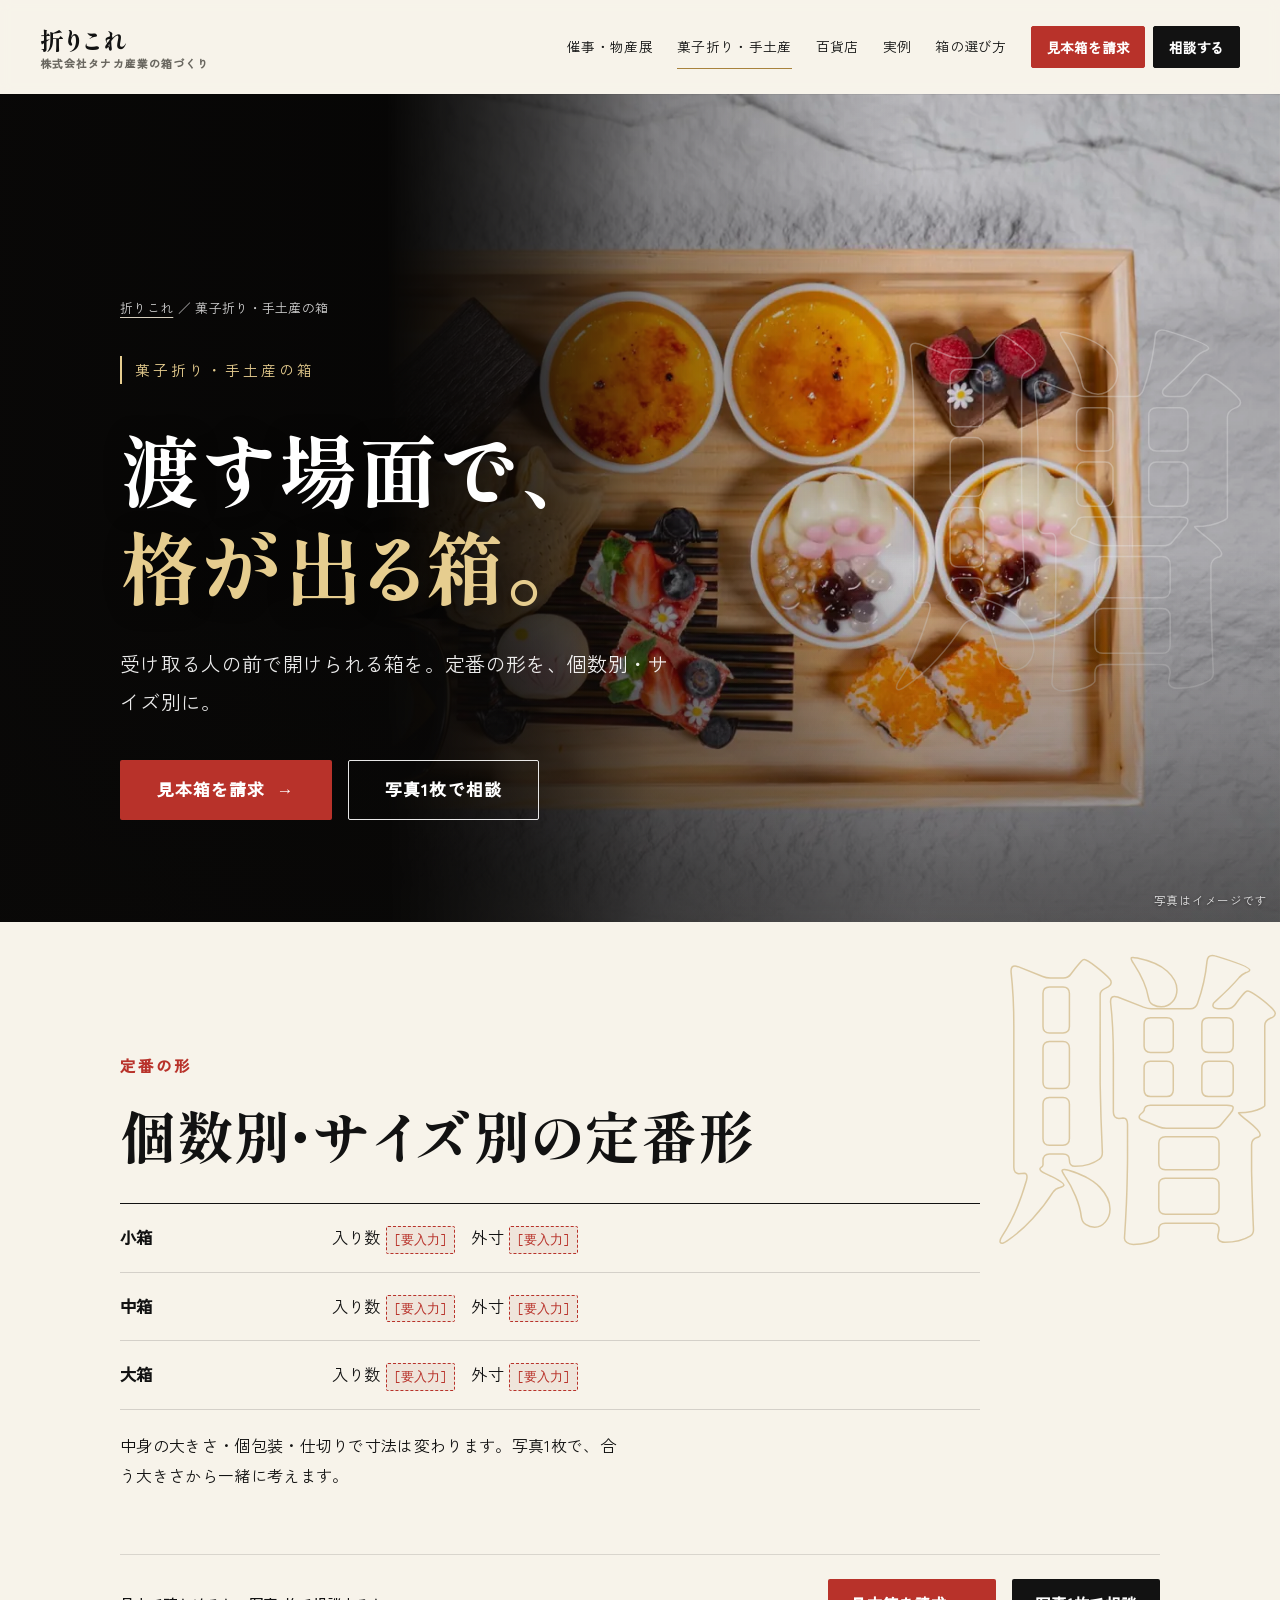
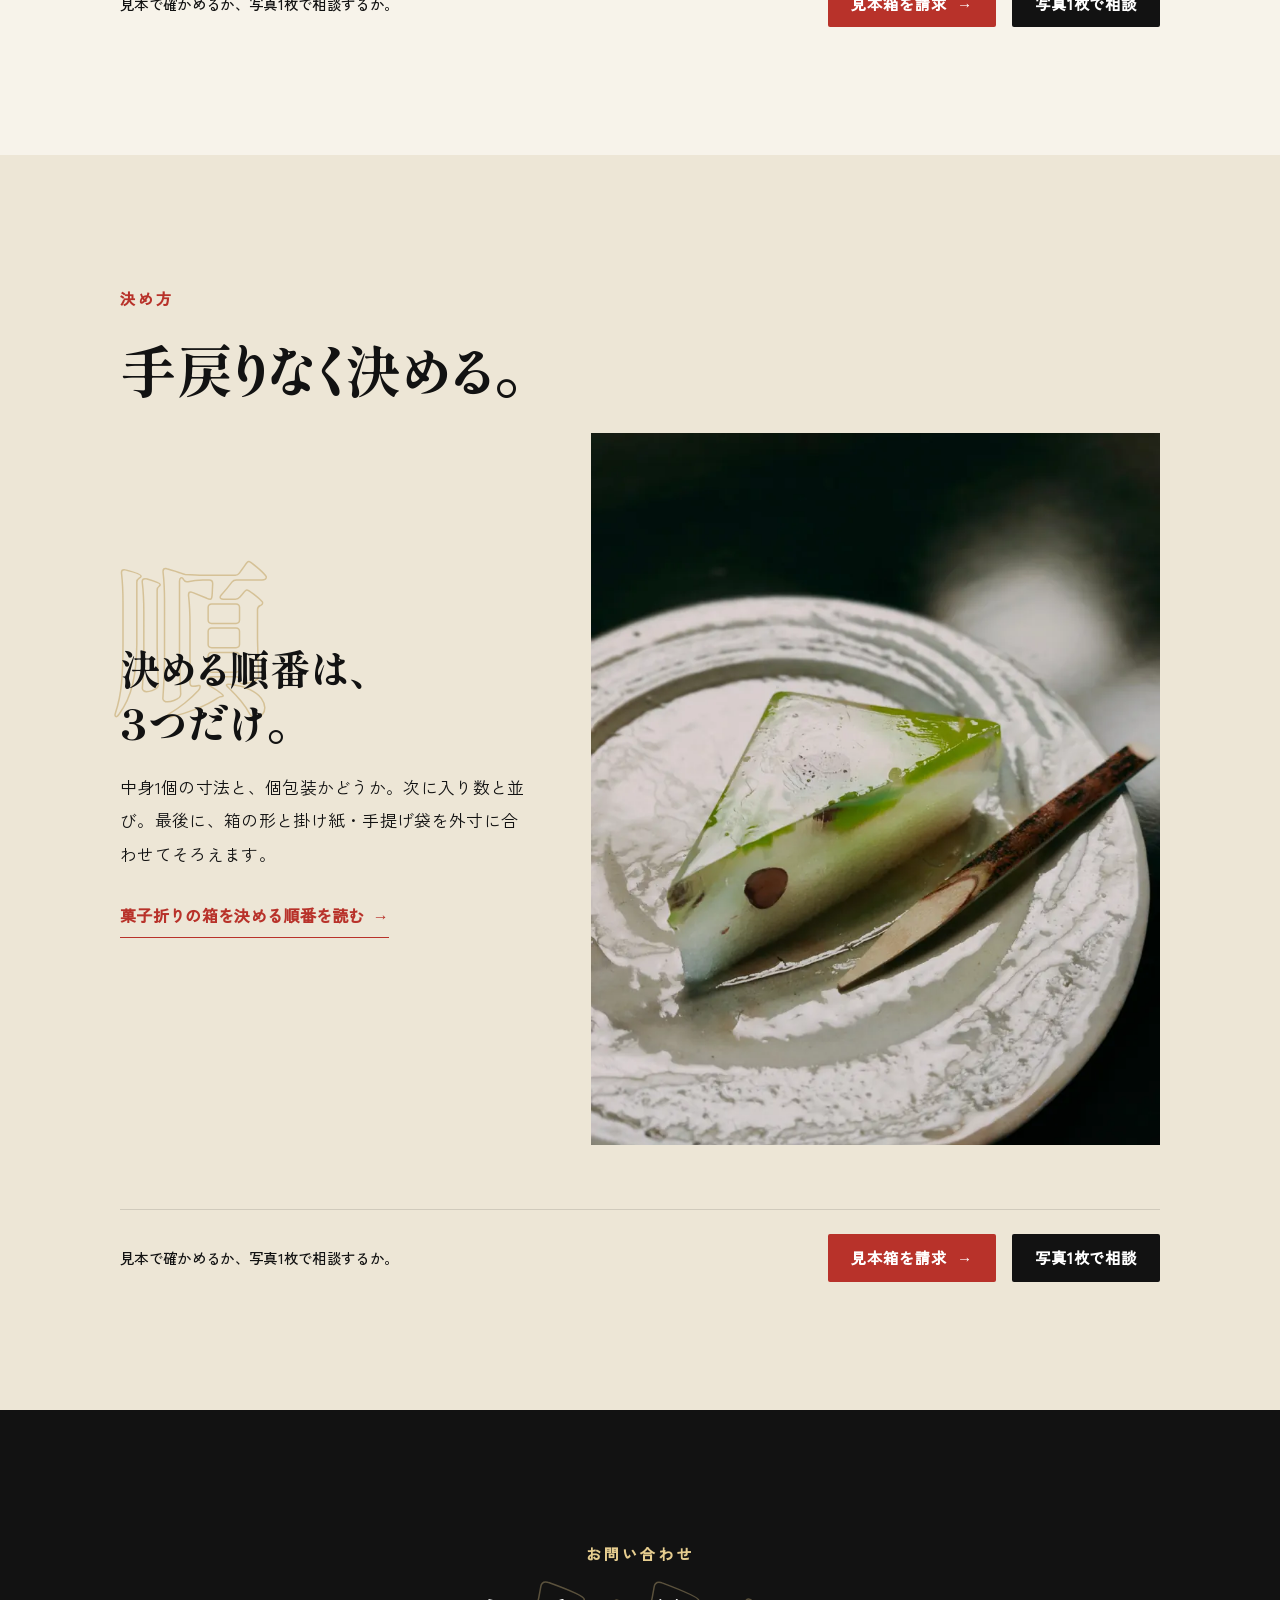
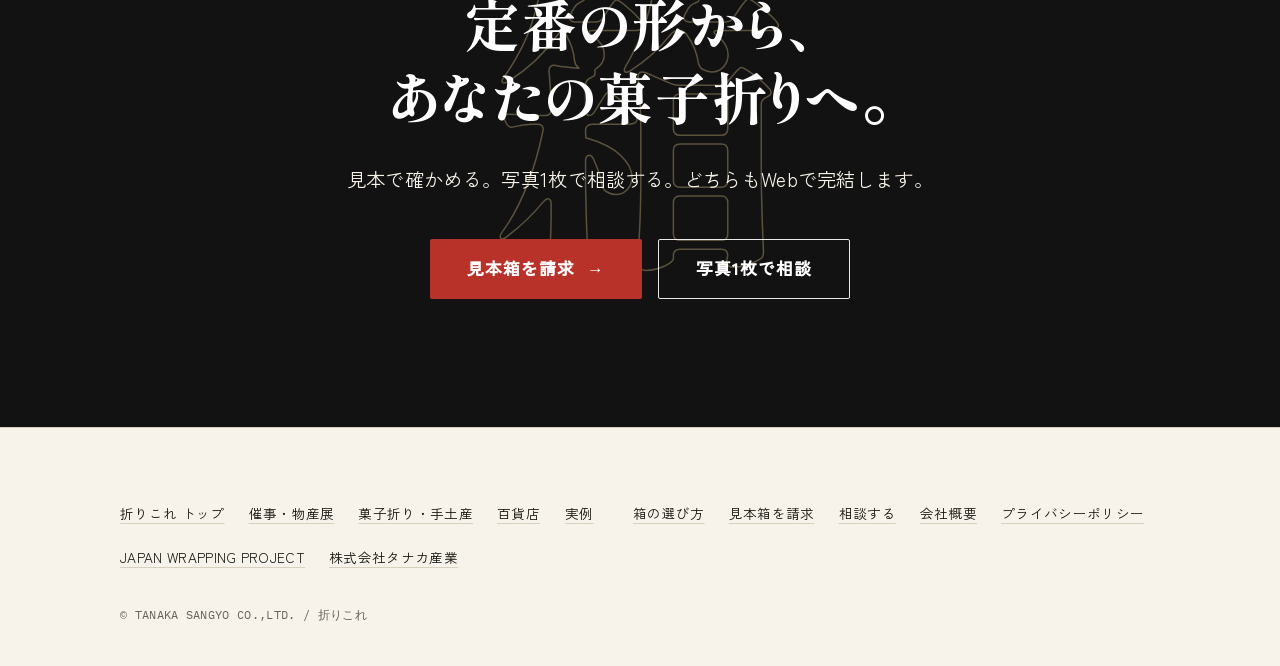
<file: gift/index.html>
<!DOCTYPE html>
<html lang="ja" data-root="../">
<head>
<meta charset="UTF-8">
<meta name="viewport" content="width=device-width, initial-scale=1, viewport-fit=cover">
<meta http-equiv="Content-Security-Policy" content="default-src 'self'; script-src 'self' https://www.googletagmanager.com https://challenges.cloudflare.com; connect-src 'self' https://*.google-analytics.com https://*.analytics.google.com https://www.googletagmanager.com https://challenges.cloudflare.com; img-src 'self' data: blob: https://*.google-analytics.com https://www.googletagmanager.com; frame-src https://challenges.cloudflare.com; style-src 'self' 'unsafe-inline'; font-src 'self'; form-action 'self'; base-uri 'self'; object-src 'none'">
<meta name="referrer" content="strict-origin-when-cross-origin">
<script src="../assets/js/frame-guard.js"></script>
<title>菓子折り・手土産の箱をオリジナルで｜個数別・サイズ別の定番形｜折りこれ</title>
<meta name="description" content="菓子折り・手土産のオリジナルの箱を、個数別・サイズ別の定番の形から選べます。中身の寸法から、掛け紙・手提げ袋との組み合わせまで一緒に考えます。">
<meta name="robots" content="noindex,nofollow">
<link rel="canonical" href="https://www.tnk-tanaka.co.jp/orikore/gift/">
<meta name="theme-color" content="#121212">
<meta property="og:site_name" content="折りこれ｜株式会社タナカ産業">
<meta property="og:locale" content="ja_JP">
<meta property="og:type" content="website">
<meta property="og:url" content="https://www.tnk-tanaka.co.jp/orikore/gift/">
<meta property="og:title" content="菓子折り・手土産の箱をオリジナルで｜個数別・サイズ別の定番形｜折りこれ">
<meta property="og:description" content="菓子折り・手土産のオリジナルの箱を、個数別・サイズ別の定番の形から選べます。中身の寸法から、掛け紙・手提げ袋との組み合わせまで一緒に考えます。">
<meta property="og:image" content="https://www.tnk-tanaka.co.jp/orikore/assets/img/og-orikore.png">
<meta name="twitter:card" content="summary_large_image">
<meta name="twitter:title" content="菓子折り・手土産の箱をオリジナルで｜個数別・サイズ別の定番形｜折りこれ">
<meta name="twitter:description" content="菓子折り・手土産のオリジナルの箱を、個数別・サイズ別の定番の形から選べます。中身の寸法から、掛け紙・手提げ袋との組み合わせまで一緒に考えます。">
<meta name="twitter:image" content="https://www.tnk-tanaka.co.jp/orikore/assets/img/og-orikore.png">
<link rel="icon" href="../assets/img/favicon.svg" type="image/svg+xml">
<link rel="preload" href="../assets/font/zenkaku-400-subset.woff2" as="font" type="font/woff2" crossorigin>
<link rel="stylesheet" href="../assets/css/tokens.css?v=18">
<link rel="stylesheet" href="../assets/css/base.css?v=18">
<link rel="stylesheet" href="../assets/css/blocks.css?v=18">
<link rel="stylesheet" href="../assets/css/orikore.css?v=18">
<link rel="stylesheet" href="../assets/css/pro.css?v=18">
<script type="application/ld+json">{"@context": "https://schema.org", "@graph": [{"@type": "Organization", "@id": "https://www.tnk-tanaka.co.jp/#organization", "name": "株式会社タナカ産業", "alternateName": "TANAKA SANGYO CO.,LTD.", "url": "https://www.tnk-tanaka.co.jp/", "foundingDate": "1977", "contactPoint": {"@type": "ContactPoint", "contactType": "customer service", "email": "info@tnk-tanaka.co.jp", "availableLanguage": "ja"}, "address": {"@type": "PostalAddress", "postalCode": "166-0004", "addressRegion": "東京都", "addressLocality": "杉並区", "streetAddress": "阿佐谷南3-1-27", "addressCountry": "JP"}}, {"@type": "WebPage", "@id": "https://www.tnk-tanaka.co.jp/orikore/gift/#webpage", "url": "https://www.tnk-tanaka.co.jp/orikore/gift/", "name": "菓子折り・手土産の箱をオリジナルで｜個数別・サイズ別の定番形｜折りこれ", "description": "菓子折り・手土産のオリジナルの箱を、個数別・サイズ別の定番の形から選べます。中身の寸法から、掛け紙・手提げ袋との組み合わせまで一緒に考えます。", "inLanguage": "ja", "isPartOf": {"@type": "WebSite", "name": "折りこれ", "url": "https://www.tnk-tanaka.co.jp/orikore/"}, "publisher": {"@id": "https://www.tnk-tanaka.co.jp/#organization"}, "dateModified": "2026-11-19"}, {"@type": "BreadcrumbList", "itemListElement": [{"@type": "ListItem", "position": 1, "name": "折りこれ", "item": "https://www.tnk-tanaka.co.jp/orikore/"}, {"@type": "ListItem", "position": 2, "name": "菓子折り・手土産の箱", "item": "https://www.tnk-tanaka.co.jp/orikore/gift/"}]}]}</script>
</head>
<body>
<a class="skip-link" href="#main">本文へ進む</a>
<header class="site-head">
  <a class="brand-mark" href="../">折りこれ<small>株式会社タナカ産業の箱づくり</small></a>
  <nav class="head-nav" aria-label="主要メニュー"><a href="../event/">催事・物産展</a><a href="../gift/" aria-current="page">菓子折り・手土産</a><a href="../department/">百貨店</a><a href="../cases/">実例</a><a href="../guide/">箱の選び方</a></nav>
  <div class="head-ctas"><a class="btn btn--sample" href="../sample/" data-cta="header" data-door="sample">見本箱を請求</a><a class="btn btn--consult" href="../contact/" data-cta="header" data-door="contact">相談する</a></div>
</header>
<main id="main">
<section class="hero-ph shift">
  <div class="ph "><img src="../assets/img/photo/gift-hero-800.webp?v=18" srcset="../assets/img/photo/gift-hero-800.webp?v=18 800w, ../assets/img/photo/gift-hero-1600.webp?v=18 1600w" sizes="100vw" alt="木の箱に詰め合わせた菓子" fetchpriority="high"><span class="ph-note">写真はイメージです</span></div>
  <span class="sukashi" aria-hidden="true">贈</span>
  <div class="wrap">
    <nav class="breadcrumb" aria-label="パンくず"><a href="../">折りこれ</a> ／ 菓子折り・手土産の箱</nav>
    <span class="tag">菓子折り・手土産の箱</span>
    <h1>渡す場面で、<br><em>格が出る箱。</em></h1>
    <p class="lead">受け取る人の前で開けられる箱を。定番の形を、個数別・サイズ別に。</p>
    <div class="door-row"><a class="btn btn--red btn-xl" href="../sample/" data-cta="gift_fv" data-door="sample">見本箱を請求<span class="arr" aria-hidden="true">→</span></a><a class="btn btn--line btn-xl" href="../contact/" data-cta="gift_fv" data-door="contact">写真1枚で相談</a></div>
  </div>
</section>

<section class="sec"><span class="sukashi-paper" aria-hidden="true">贈</span><div class="wrap"><span class="sec-label">定番の形</span><h2 class="sec-h rise">個数別・サイズ別の定番形</h2><dl class="terms"><div><dt>小箱</dt><dd>入り数 <span class="todo">[要入力]</span>　外寸 <span class="todo">[要入力]</span></dd></div><div><dt>中箱</dt><dd>入り数 <span class="todo">[要入力]</span>　外寸 <span class="todo">[要入力]</span></dd></div><div><dt>大箱</dt><dd>入り数 <span class="todo">[要入力]</span>　外寸 <span class="todo">[要入力]</span></dd></div></dl><p style="margin-top:20px">中身の大きさ・個包装・仕切りで寸法は変わります。写真1枚で、合う大きさから一緒に考えます。</p><div class="sec-cta"><p>見本で確かめるか、写真1枚で相談するか。</p><a class="btn btn--red" href="../sample/" data-cta="gift_sec_table" data-door="sample">見本箱を請求<span class="arr" aria-hidden="true">→</span></a><a class="btn btn--ink" href="../contact/" data-cta="gift_sec_table" data-door="contact">写真1枚で相談</a></div></div></section>

<section class="sec sec--paper2"><div class="wrap"><span class="sec-label">決め方</span><h2 class="sec-h rise">手戻りなく決める。</h2><div class="row-ph rev">
  <div class="ph wipe tall"><img src="../assets/img/photo/gift-sec-800.webp?v=18" srcset="../assets/img/photo/gift-sec-800.webp?v=18 800w, ../assets/img/photo/gift-sec-1600.webp?v=18 1600w" sizes="(max-width:760px) 100vw, 58vw" alt="器にのせた和菓子" loading="lazy" decoding="async"></div>
  <div class="txt rise"><span class="k" aria-hidden="true">順</span><h3>決める順番は、3つだけ。</h3><p>中身1個の寸法と、個包装かどうか。次に入り数と並び。最後に、箱の形と掛け紙・手提げ袋を外寸に合わせてそろえます。</p><a class="more" href="../guide/kashiori-hako/">菓子折りの箱を決める順番を読む <span aria-hidden="true">→</span></a></div>
</div><div class="sec-cta"><p>見本で確かめるか、写真1枚で相談するか。</p><a class="btn btn--red" href="../sample/" data-cta="gift_sec_flow" data-door="sample">見本箱を請求<span class="arr" aria-hidden="true">→</span></a><a class="btn btn--ink" href="../contact/" data-cta="gift_sec_flow" data-door="contact">写真1枚で相談</a></div></div></section>

<section class="sec sec--ink closing">
<span class="sukashi-paper" aria-hidden="true">箱</span>
<div class="wrap">
<span class="sec-label">お問い合わせ</span>
<h2 class="sec-h">定番の形から、<br>あなたの菓子折りへ。</h2>
<p class="sec-lead" style="margin:0 auto">見本で確かめる。写真1枚で相談する。どちらもWebで完結します。</p>
<div class="door-row"><a class="btn btn--red btn-xl" href="../sample/" data-cta="gift_bottom" data-door="sample">見本箱を請求<span class="arr" aria-hidden="true">→</span></a><a class="btn btn--line btn-xl" href="../contact/" data-cta="gift_bottom" data-door="contact">写真1枚で相談</a></div>
</div></section>
</main>
<footer class="site-foot">
  <div class="wrap">
    <nav aria-label="サイト内リンク">
      <a href="../">折りこれ トップ</a><a href="../event/">催事・物産展</a><a href="../gift/">菓子折り・手土産</a><a href="../department/">百貨店</a><a href="../cases/">実例</a><a href="../guide/">箱の選び方</a>
      <a href="../sample/">見本箱を請求</a><a href="../contact/">相談する</a>
      <a href="https://www.tnk-tanaka.co.jp/company/">会社概要</a>
      <a href="https://www.tnk-tanaka.co.jp/privacy">プライバシーポリシー</a>
      <a href="https://www.tnk-tanaka.co.jp/jwp/">JAPAN WRAPPING PROJECT</a>
      <a href="https://www.tnk-tanaka.co.jp/">株式会社タナカ産業</a>
    </nav>
    <p class="copyright">&copy; TANAKA SANGYO CO.,LTD. / 折りこれ</p>
  </div>
</footer>
<div class="cta-bar" role="navigation" aria-label="問い合わせ"><a class="btn btn--sample" href="../sample/" data-cta="bottom_bar" data-door="sample">見本箱を請求</a><a class="btn btn--consult" href="../contact/" data-cta="bottom_bar" data-door="contact">相談する<small>写真1枚OK</small></a></div>
<script src="../assets/js/config.js?v=18" defer></script>
<script src="../assets/js/orikore.js?v=18" defer></script>
<script src="../assets/js/motion.js?v=18" defer></script>
</body>
</html>
</file>
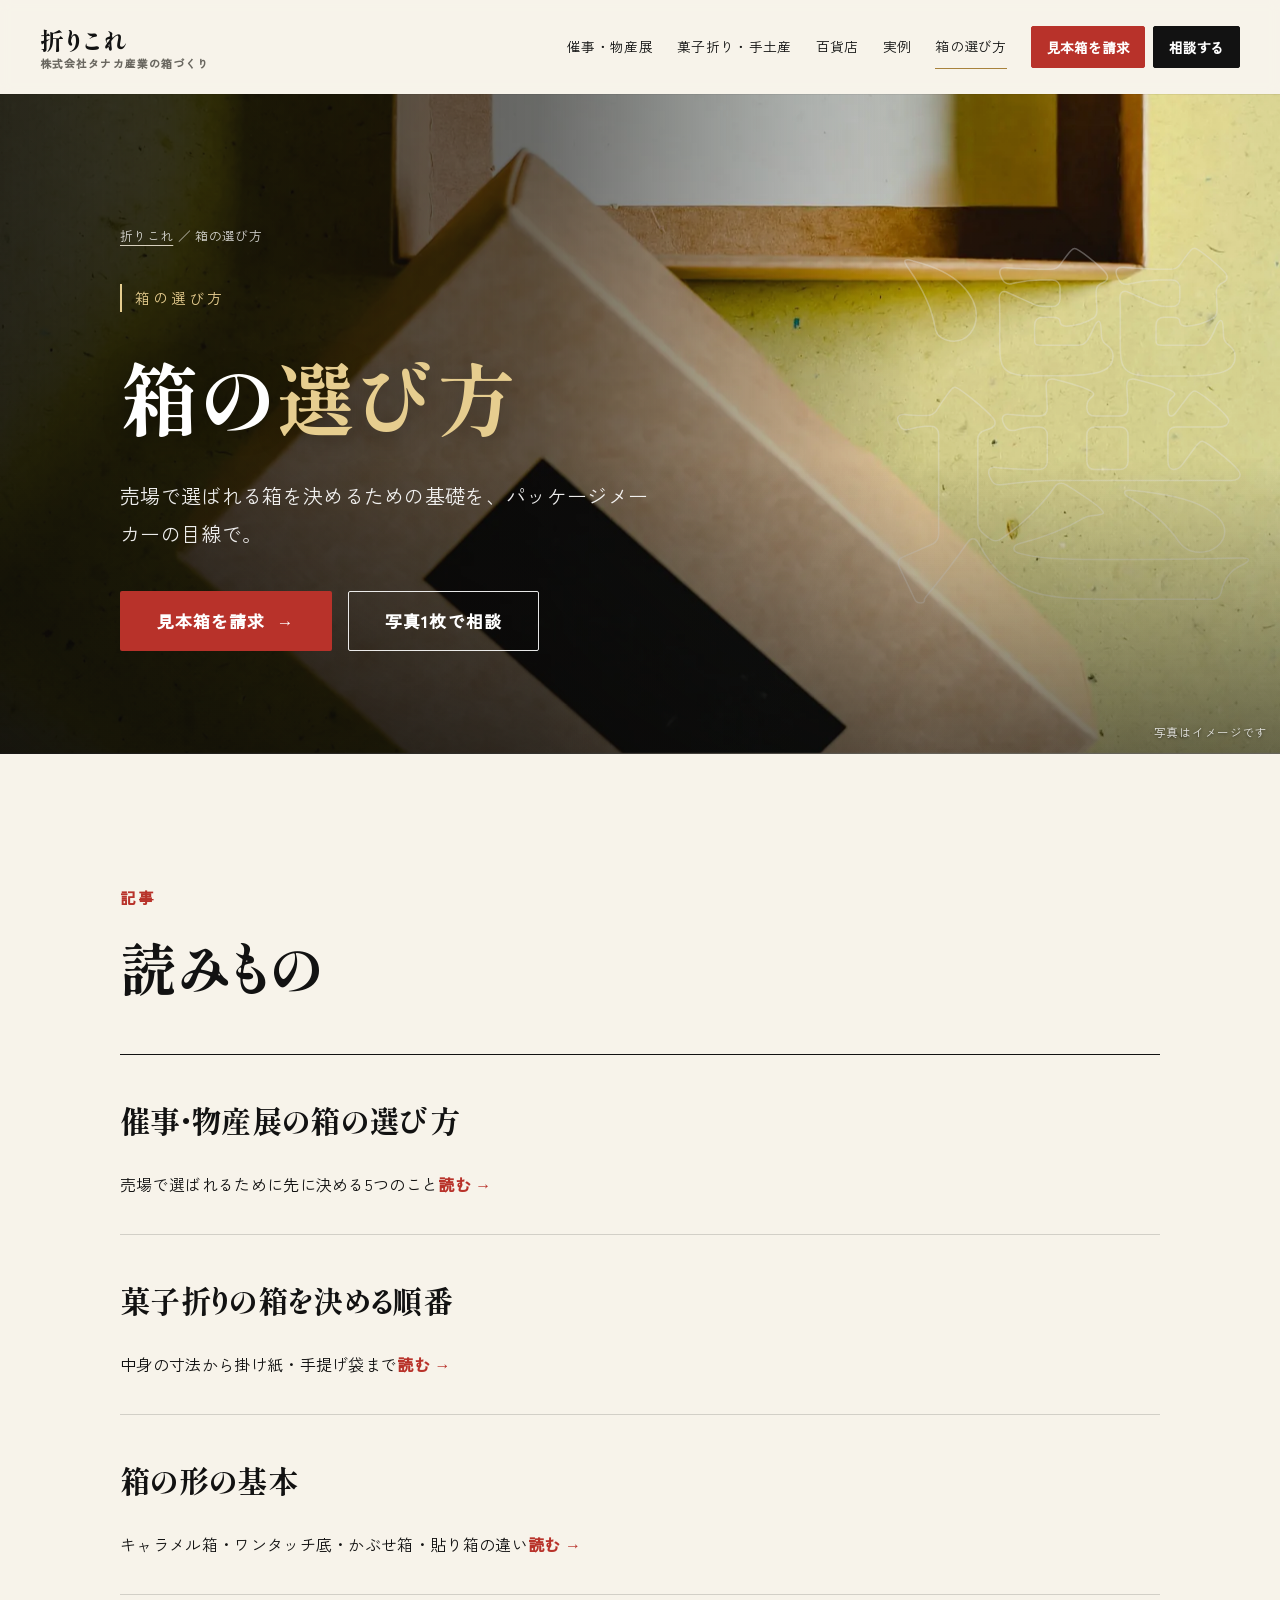
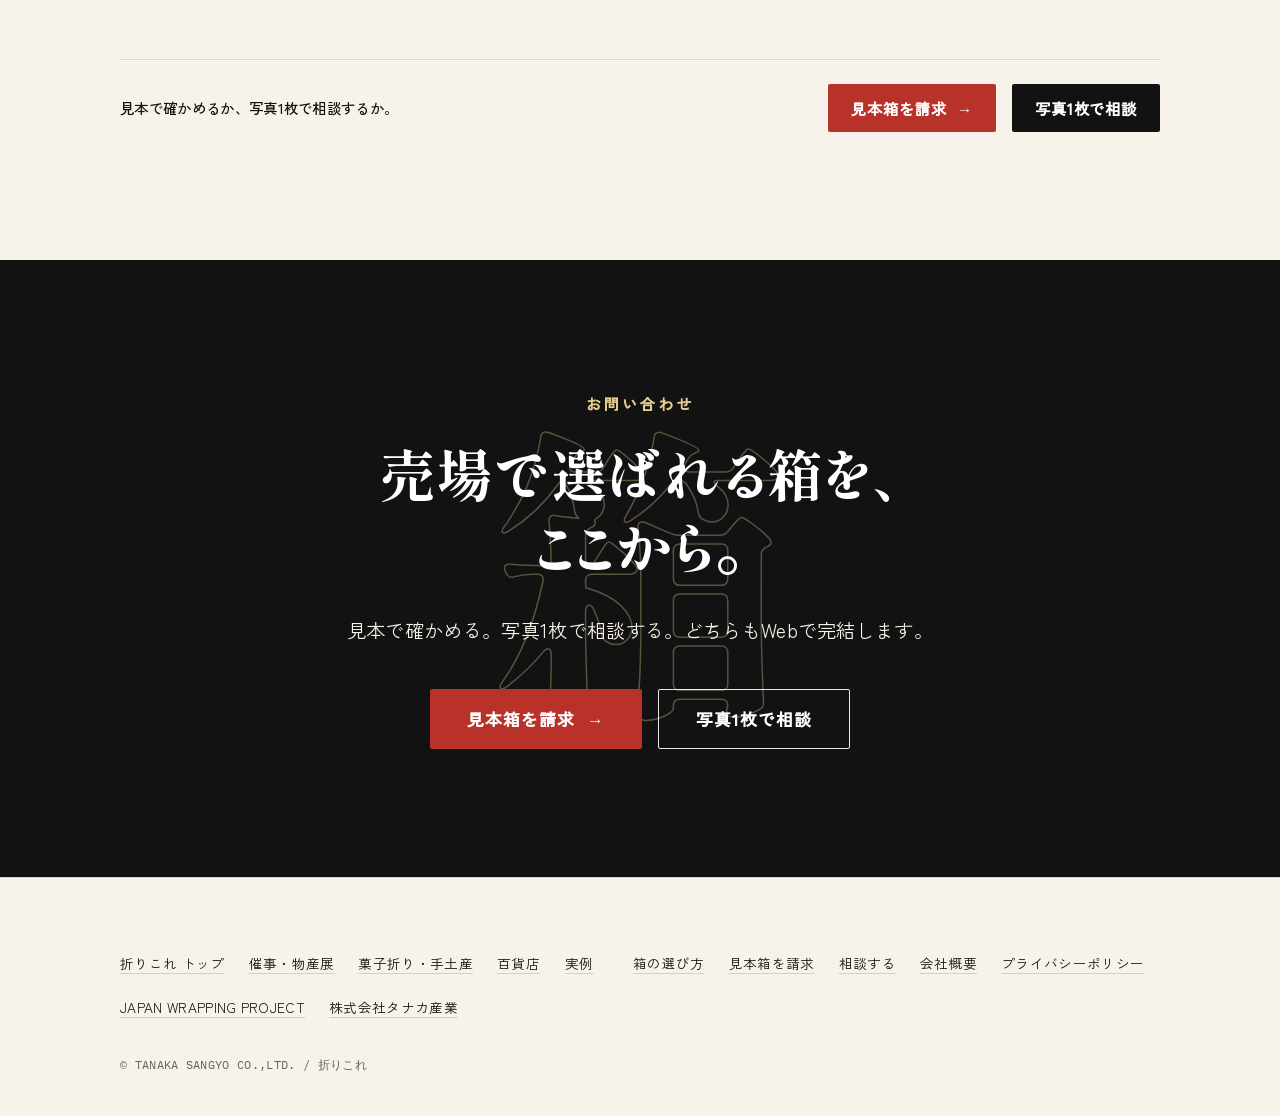
<file: guide/index.html>
<!DOCTYPE html>
<html lang="ja" data-root="../">
<head>
<meta charset="UTF-8">
<meta name="viewport" content="width=device-width, initial-scale=1, viewport-fit=cover">
<meta http-equiv="Content-Security-Policy" content="default-src 'self'; script-src 'self' https://www.googletagmanager.com https://challenges.cloudflare.com; connect-src 'self' https://*.google-analytics.com https://*.analytics.google.com https://www.googletagmanager.com https://challenges.cloudflare.com; img-src 'self' data: blob: https://*.google-analytics.com https://www.googletagmanager.com; frame-src https://challenges.cloudflare.com; style-src 'self' 'unsafe-inline'; font-src 'self'; form-action 'self'; base-uri 'self'; object-src 'none'">
<meta name="referrer" content="strict-origin-when-cross-origin">
<script src="../assets/js/frame-guard.js"></script>
<title>箱の選び方｜催事・菓子折り・百貨店の箱を決める基礎｜折りこれ</title>
<meta name="description" content="催事・物産展の箱の選び方、菓子折りの箱を決める順番、箱の形の基本など、売場で選ばれる箱を決めるための基礎知識。株式会社タナカ産業の折りこれ編集部がまとめています。">
<meta name="robots" content="noindex,nofollow">
<link rel="canonical" href="https://www.tnk-tanaka.co.jp/orikore/guide/">
<meta name="theme-color" content="#121212">
<meta property="og:site_name" content="折りこれ｜株式会社タナカ産業">
<meta property="og:locale" content="ja_JP">
<meta property="og:type" content="website">
<meta property="og:url" content="https://www.tnk-tanaka.co.jp/orikore/guide/">
<meta property="og:title" content="箱の選び方｜催事・菓子折り・百貨店の箱を決める基礎｜折りこれ">
<meta property="og:description" content="催事・物産展の箱の選び方、菓子折りの箱を決める順番、箱の形の基本など、売場で選ばれる箱を決めるための基礎知識。株式会社タナカ産業の折りこれ編集部がまとめています。">
<meta property="og:image" content="https://www.tnk-tanaka.co.jp/orikore/assets/img/og-orikore.png">
<meta name="twitter:card" content="summary_large_image">
<meta name="twitter:title" content="箱の選び方｜催事・菓子折り・百貨店の箱を決める基礎｜折りこれ">
<meta name="twitter:description" content="催事・物産展の箱の選び方、菓子折りの箱を決める順番、箱の形の基本など、売場で選ばれる箱を決めるための基礎知識。株式会社タナカ産業の折りこれ編集部がまとめています。">
<meta name="twitter:image" content="https://www.tnk-tanaka.co.jp/orikore/assets/img/og-orikore.png">
<link rel="icon" href="../assets/img/favicon.svg" type="image/svg+xml">
<link rel="preload" href="../assets/font/zenkaku-400-subset.woff2" as="font" type="font/woff2" crossorigin>
<link rel="stylesheet" href="../assets/css/tokens.css?v=18">
<link rel="stylesheet" href="../assets/css/base.css?v=18">
<link rel="stylesheet" href="../assets/css/blocks.css?v=18">
<link rel="stylesheet" href="../assets/css/orikore.css?v=18">
<link rel="stylesheet" href="../assets/css/pro.css?v=18">
<script type="application/ld+json">{"@context": "https://schema.org", "@graph": [{"@type": "Organization", "@id": "https://www.tnk-tanaka.co.jp/#organization", "name": "株式会社タナカ産業", "alternateName": "TANAKA SANGYO CO.,LTD.", "url": "https://www.tnk-tanaka.co.jp/", "foundingDate": "1977", "contactPoint": {"@type": "ContactPoint", "contactType": "customer service", "email": "info@tnk-tanaka.co.jp", "availableLanguage": "ja"}, "address": {"@type": "PostalAddress", "postalCode": "166-0004", "addressRegion": "東京都", "addressLocality": "杉並区", "streetAddress": "阿佐谷南3-1-27", "addressCountry": "JP"}}, {"@type": "WebPage", "@id": "https://www.tnk-tanaka.co.jp/orikore/guide/#webpage", "url": "https://www.tnk-tanaka.co.jp/orikore/guide/", "name": "箱の選び方｜催事・菓子折り・百貨店の箱を決める基礎｜折りこれ", "description": "催事・物産展の箱の選び方、菓子折りの箱を決める順番、箱の形の基本など、売場で選ばれる箱を決めるための基礎知識。株式会社タナカ産業の折りこれ編集部がまとめています。", "inLanguage": "ja", "isPartOf": {"@type": "WebSite", "name": "折りこれ", "url": "https://www.tnk-tanaka.co.jp/orikore/"}, "publisher": {"@id": "https://www.tnk-tanaka.co.jp/#organization"}, "dateModified": "2026-11-19"}, {"@type": "BreadcrumbList", "itemListElement": [{"@type": "ListItem", "position": 1, "name": "折りこれ", "item": "https://www.tnk-tanaka.co.jp/orikore/"}, {"@type": "ListItem", "position": 2, "name": "箱の選び方", "item": "https://www.tnk-tanaka.co.jp/orikore/guide/"}]}]}</script>
</head>
<body>
<a class="skip-link" href="#main">本文へ進む</a>
<header class="site-head">
  <a class="brand-mark" href="../">折りこれ<small>株式会社タナカ産業の箱づくり</small></a>
  <nav class="head-nav" aria-label="主要メニュー"><a href="../event/">催事・物産展</a><a href="../gift/">菓子折り・手土産</a><a href="../department/">百貨店</a><a href="../cases/">実例</a><a href="../guide/" aria-current="page">箱の選び方</a></nav>
  <div class="head-ctas"><a class="btn btn--sample" href="../sample/" data-cta="header" data-door="sample">見本箱を請求</a><a class="btn btn--consult" href="../contact/" data-cta="header" data-door="contact">相談する</a></div>
</header>
<main id="main">
<section class="hero-ph hero-ph--short">
  <div class="ph "><img src="../assets/img/photo/guide-hero-800.webp?v=18" srcset="../assets/img/photo/guide-hero-800.webp?v=18 800w, ../assets/img/photo/guide-hero-1600.webp?v=18 1600w" sizes="100vw" alt="ふたを開けたクラフト紙の箱" fetchpriority="high"><span class="ph-note">写真はイメージです</span></div>
  <span class="sukashi" aria-hidden="true">選</span>
  <div class="wrap">
    <nav class="breadcrumb" aria-label="パンくず"><a href="../">折りこれ</a> ／ 箱の選び方</nav>
    <span class="tag">箱の選び方</span>
    <h1>箱の<em>選び方</em></h1>
    <p class="lead">売場で選ばれる箱を決めるための基礎を、パッケージメーカーの目線で。</p>
    <div class="door-row"><a class="btn btn--red btn-xl" href="../sample/" data-cta="guide_fv" data-door="sample">見本箱を請求<span class="arr" aria-hidden="true">→</span></a><a class="btn btn--line btn-xl" href="../contact/" data-cta="guide_fv" data-door="contact">写真1枚で相談</a></div>
  </div>
</section>
<section class="sec"><div class="wrap"><span class="sec-label">記事</span><h2 class="sec-h rise">読みもの</h2><ol class="flow" style="grid-template-columns:1fr"><li class="rise" style="padding:28px 0;border-left:0;border-bottom:1px solid rgba(0,0,0,.15)"><a href="../guide/saiji-hako/" style="text-decoration:none;display:block"><b>催事・物産展の箱の選び方</b><span>売場で選ばれるために先に決める5つのこと</span><span style="display:inline-flex;align-items:center;min-height:44px;color:var(--shu);font-weight:700">読む →</span></a></li><li class="rise" style="padding:28px 0;border-left:0;border-bottom:1px solid rgba(0,0,0,.15)"><a href="../guide/kashiori-hako/" style="text-decoration:none;display:block"><b>菓子折りの箱を決める順番</b><span>中身の寸法から掛け紙・手提げ袋まで</span><span style="display:inline-flex;align-items:center;min-height:44px;color:var(--shu);font-weight:700">読む →</span></a></li><li class="rise" style="padding:28px 0;border-left:0;border-bottom:1px solid rgba(0,0,0,.15)"><a href="../guide/hako-katachi/" style="text-decoration:none;display:block"><b>箱の形の基本</b><span>キャラメル箱・ワンタッチ底・かぶせ箱・貼り箱の違い</span><span style="display:inline-flex;align-items:center;min-height:44px;color:var(--shu);font-weight:700">読む →</span></a></li></ol><div class="sec-cta"><p>見本で確かめるか、写真1枚で相談するか。</p><a class="btn btn--red" href="../sample/" data-cta="guide_sec_list" data-door="sample">見本箱を請求<span class="arr" aria-hidden="true">→</span></a><a class="btn btn--ink" href="../contact/" data-cta="guide_sec_list" data-door="contact">写真1枚で相談</a></div></div></section>
<section class="sec sec--ink closing">
<span class="sukashi-paper" aria-hidden="true">箱</span>
<div class="wrap">
<span class="sec-label">お問い合わせ</span>
<h2 class="sec-h">売場で選ばれる箱を、<br>ここから。</h2>
<p class="sec-lead" style="margin:0 auto">見本で確かめる。写真1枚で相談する。どちらもWebで完結します。</p>
<div class="door-row"><a class="btn btn--red btn-xl" href="../sample/" data-cta="guide_bottom" data-door="sample">見本箱を請求<span class="arr" aria-hidden="true">→</span></a><a class="btn btn--line btn-xl" href="../contact/" data-cta="guide_bottom" data-door="contact">写真1枚で相談</a></div>
</div></section>
</main>
<footer class="site-foot">
  <div class="wrap">
    <nav aria-label="サイト内リンク">
      <a href="../">折りこれ トップ</a><a href="../event/">催事・物産展</a><a href="../gift/">菓子折り・手土産</a><a href="../department/">百貨店</a><a href="../cases/">実例</a><a href="../guide/">箱の選び方</a>
      <a href="../sample/">見本箱を請求</a><a href="../contact/">相談する</a>
      <a href="https://www.tnk-tanaka.co.jp/company/">会社概要</a>
      <a href="https://www.tnk-tanaka.co.jp/privacy">プライバシーポリシー</a>
      <a href="https://www.tnk-tanaka.co.jp/jwp/">JAPAN WRAPPING PROJECT</a>
      <a href="https://www.tnk-tanaka.co.jp/">株式会社タナカ産業</a>
    </nav>
    <p class="copyright">&copy; TANAKA SANGYO CO.,LTD. / 折りこれ</p>
  </div>
</footer>
<div class="cta-bar" role="navigation" aria-label="問い合わせ"><a class="btn btn--sample" href="../sample/" data-cta="bottom_bar" data-door="sample">見本箱を請求</a><a class="btn btn--consult" href="../contact/" data-cta="bottom_bar" data-door="contact">相談する<small>写真1枚OK</small></a></div>
<script src="../assets/js/config.js?v=18" defer></script>
<script src="../assets/js/orikore.js?v=18" defer></script>
<script src="../assets/js/motion.js?v=18" defer></script>
</body>
</html>
</file>
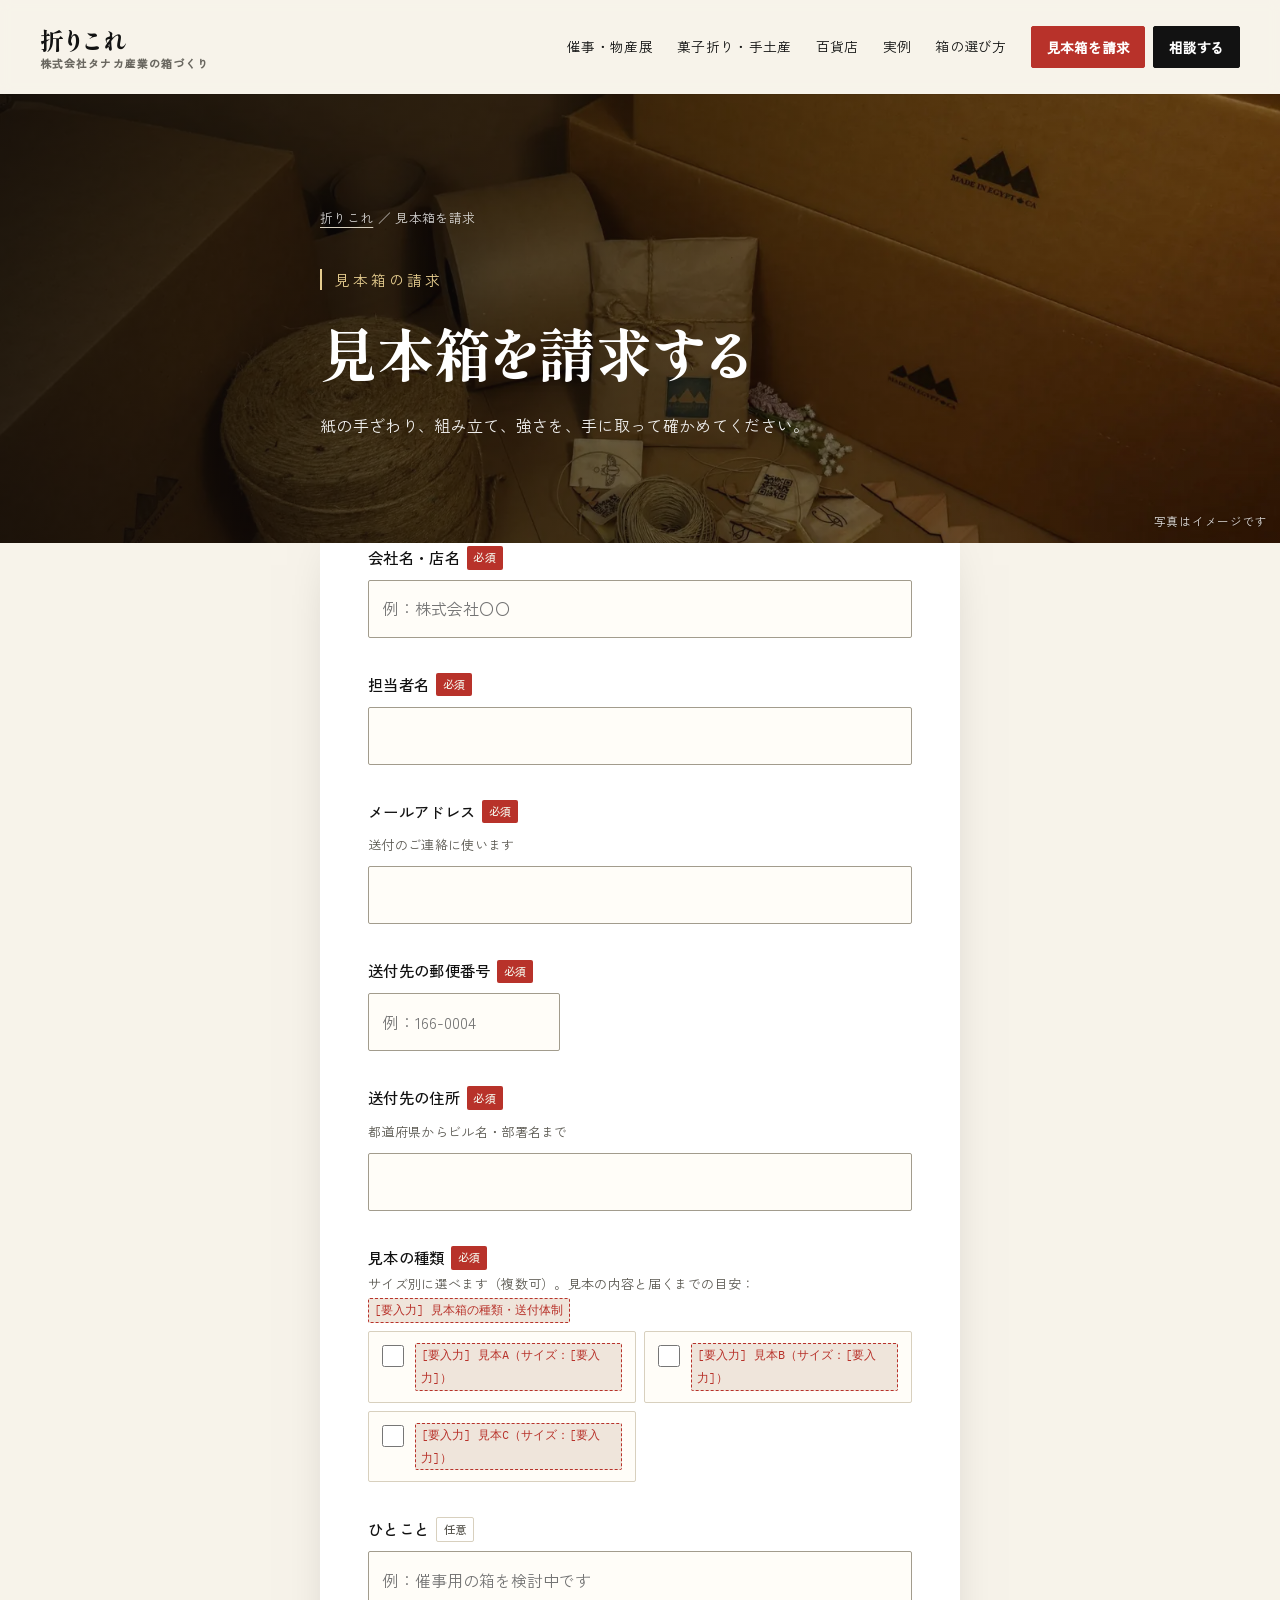
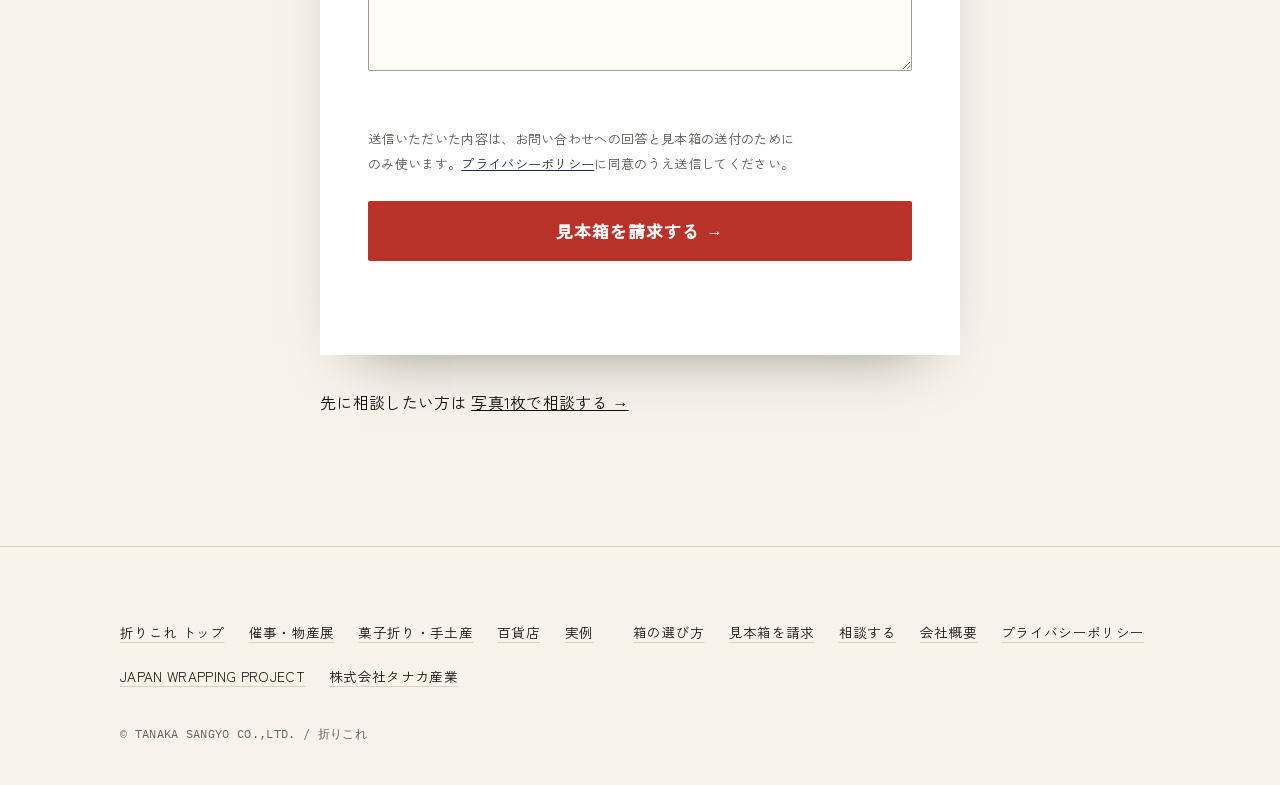
<file: sample/index.html>
<!DOCTYPE html>
<html lang="ja" data-root="../">
<head>
<meta charset="UTF-8">
<meta name="viewport" content="width=device-width, initial-scale=1, viewport-fit=cover">
<meta http-equiv="Content-Security-Policy" content="default-src 'self'; script-src 'self' https://www.googletagmanager.com https://challenges.cloudflare.com; connect-src 'self' https://*.google-analytics.com https://*.analytics.google.com https://www.googletagmanager.com https://challenges.cloudflare.com; img-src 'self' data: blob: https://*.google-analytics.com https://www.googletagmanager.com; frame-src https://challenges.cloudflare.com; style-src 'self' 'unsafe-inline'; font-src 'self'; form-action 'self'; base-uri 'self'; object-src 'none'">
<meta name="referrer" content="strict-origin-when-cross-origin">
<script src="../assets/js/frame-guard.js"></script>
<title>見本箱を請求する｜折りこれ（株式会社タナカ産業）</title>
<meta name="description" content="折りこれの見本箱をWebで請求できます。会社名・担当者名・送付先・メールアドレスを入力し、見本の種類をサイズ別に選ぶだけ。紙の手ざわりと組み立てを手に取って確かめられます。">
<meta name="robots" content="noindex,nofollow">
<link rel="canonical" href="https://www.tnk-tanaka.co.jp/orikore/sample/">
<meta name="theme-color" content="#121212">
<meta property="og:site_name" content="折りこれ｜株式会社タナカ産業">
<meta property="og:locale" content="ja_JP">
<meta property="og:type" content="website">
<meta property="og:url" content="https://www.tnk-tanaka.co.jp/orikore/sample/">
<meta property="og:title" content="見本箱を請求する｜折りこれ（株式会社タナカ産業）">
<meta property="og:description" content="折りこれの見本箱をWebで請求できます。会社名・担当者名・送付先・メールアドレスを入力し、見本の種類をサイズ別に選ぶだけ。紙の手ざわりと組み立てを手に取って確かめられます。">
<meta property="og:image" content="https://www.tnk-tanaka.co.jp/orikore/assets/img/og-orikore.png">
<meta name="twitter:card" content="summary_large_image">
<meta name="twitter:title" content="見本箱を請求する｜折りこれ（株式会社タナカ産業）">
<meta name="twitter:description" content="折りこれの見本箱をWebで請求できます。会社名・担当者名・送付先・メールアドレスを入力し、見本の種類をサイズ別に選ぶだけ。紙の手ざわりと組み立てを手に取って確かめられます。">
<meta name="twitter:image" content="https://www.tnk-tanaka.co.jp/orikore/assets/img/og-orikore.png">
<link rel="icon" href="../assets/img/favicon.svg" type="image/svg+xml">
<link rel="preload" href="../assets/font/zenkaku-400-subset.woff2" as="font" type="font/woff2" crossorigin>
<link rel="stylesheet" href="../assets/css/tokens.css?v=18">
<link rel="stylesheet" href="../assets/css/base.css?v=18">
<link rel="stylesheet" href="../assets/css/blocks.css?v=18">
<link rel="stylesheet" href="../assets/css/orikore.css?v=18">
<link rel="stylesheet" href="../assets/css/pro.css?v=18">
<script type="application/ld+json">{"@context": "https://schema.org", "@graph": [{"@type": "Organization", "@id": "https://www.tnk-tanaka.co.jp/#organization", "name": "株式会社タナカ産業", "alternateName": "TANAKA SANGYO CO.,LTD.", "url": "https://www.tnk-tanaka.co.jp/", "foundingDate": "1977", "contactPoint": {"@type": "ContactPoint", "contactType": "customer service", "email": "info@tnk-tanaka.co.jp", "availableLanguage": "ja"}, "address": {"@type": "PostalAddress", "postalCode": "166-0004", "addressRegion": "東京都", "addressLocality": "杉並区", "streetAddress": "阿佐谷南3-1-27", "addressCountry": "JP"}}, {"@type": "WebPage", "@id": "https://www.tnk-tanaka.co.jp/orikore/sample/#webpage", "url": "https://www.tnk-tanaka.co.jp/orikore/sample/", "name": "見本箱を請求する｜折りこれ（株式会社タナカ産業）", "description": "折りこれの見本箱をWebで請求できます。会社名・担当者名・送付先・メールアドレスを入力し、見本の種類をサイズ別に選ぶだけ。紙の手ざわりと組み立てを手に取って確かめられます。", "inLanguage": "ja", "isPartOf": {"@type": "WebSite", "name": "折りこれ", "url": "https://www.tnk-tanaka.co.jp/orikore/"}, "publisher": {"@id": "https://www.tnk-tanaka.co.jp/#organization"}, "dateModified": "2026-11-19"}, {"@type": "BreadcrumbList", "itemListElement": [{"@type": "ListItem", "position": 1, "name": "折りこれ", "item": "https://www.tnk-tanaka.co.jp/orikore/"}, {"@type": "ListItem", "position": 2, "name": "見本箱を請求", "item": "https://www.tnk-tanaka.co.jp/orikore/sample/"}]}]}</script>
</head>
<body class="is-form">
<a class="skip-link" href="#main">本文へ進む</a>
<header class="site-head">
  <a class="brand-mark" href="../">折りこれ<small>株式会社タナカ産業の箱づくり</small></a>
  <nav class="head-nav" aria-label="主要メニュー"><a href="../event/">催事・物産展</a><a href="../gift/">菓子折り・手土産</a><a href="../department/">百貨店</a><a href="../cases/">実例</a><a href="../guide/">箱の選び方</a></nav>
  <div class="head-ctas"><a class="btn btn--sample" href="../sample/" data-cta="header" data-door="sample">見本箱を請求</a><a class="btn btn--consult" href="../contact/" data-cta="header" data-door="contact">相談する</a></div>
</header>
<main id="main">
<section class="form-hero">
  <div class="ph "><img src="../assets/img/photo/sample-head-800.webp?v=18" srcset="../assets/img/photo/sample-head-800.webp?v=18 800w, ../assets/img/photo/sample-head-1600.webp?v=18 1600w" sizes="100vw" alt="クラフト紙の箱と梱包材" fetchpriority="high"><span class="ph-note">写真はイメージです</span></div>
  <div class="wrap form-wrap">
    <nav class="breadcrumb" aria-label="パンくず"><a href="../">折りこれ</a> ／ 見本箱を請求</nav>
    <span class="tag">見本箱の請求</span>
    <h1>見本箱を請求する</h1>
    <p class="lead">紙の手ざわり、組み立て、強さを、手に取って確かめてください。</p>
  </div>
</section>
<section class="sec" style="padding-top:0"><div class="wrap form-wrap">
  <div class="form-card"><form class="form" data-door="sample" action="../send.php" method="post" novalidate style="margin-top:0">
    <input type="hidden" name="door" value="sample">
<input type="hidden" name="_t" value="">
<input type="hidden" name="page" value="/orikore/sample/">
<div class="hp" aria-hidden="true"><label>この欄は空のままにしてください<input type="text" name="_hp" tabindex="-1" autocomplete="off"></label></div>
    <div class="field"><label for="f-company">会社名・店名<span class="req">必須</span></label><input type="text" id="f-company" name="company" data-required required autocomplete="organization" placeholder="例：株式会社〇〇"><span class="err" aria-live="polite"></span></div>
    <div class="field"><label for="f-name">担当者名<span class="req">必須</span></label><input type="text" id="f-name" name="name" data-required required autocomplete="name"><span class="err" aria-live="polite"></span></div>
    <div class="field"><label for="f-email">メールアドレス<span class="req">必須</span></label><span class="hint" id="h-email">送付のご連絡に使います</span><input type="email" id="f-email" name="email" data-required required autocomplete="email" inputmode="email"><span class="err" aria-live="polite"></span></div>
    <div class="field"><label for="f-zip">送付先の郵便番号<span class="req">必須</span></label>
      <div class="zip-row"><input type="text" id="f-zip" name="zip" data-required required autocomplete="postal-code" inputmode="numeric" placeholder="例：166-0004"></div>
      <span class="err" aria-live="polite"></span></div>
    <div class="field"><label for="f-address">送付先の住所<span class="req">必須</span></label><span class="hint" id="h-address">都道府県からビル名・部署名まで</span><input type="text" id="f-address" name="address" data-required required autocomplete="street-address"><span class="err" aria-live="polite"></span></div>
    <fieldset class="field" data-required-group>
      <legend>見本の種類<span class="req">必須</span></legend>
      <span class="hint">サイズ別に選べます（複数可）。見本の内容と届くまでの目安：<span class="todo">[要入力] 見本箱の種類・送付体制</span></span>
      <div class="choice-grid"><label class="choice"><input type="checkbox" name="kinds[]" value="[要入力] 見本A（サイズ：[要入力]）"><span><span class="todo">[要入力] 見本A（サイズ：[要入力]）</span></span></label><label class="choice"><input type="checkbox" name="kinds[]" value="[要入力] 見本B（サイズ：[要入力]）"><span><span class="todo">[要入力] 見本B（サイズ：[要入力]）</span></span></label><label class="choice"><input type="checkbox" name="kinds[]" value="[要入力] 見本C（サイズ：[要入力]）"><span><span class="todo">[要入力] 見本C（サイズ：[要入力]）</span></span></label></div>
      <span class="err" aria-live="polite"></span>
    </fieldset>
    <div class="field"><label for="f-note">ひとこと<span class="opt">任意</span></label><textarea id="f-note" name="note" placeholder="例：催事用の箱を検討中です" rows="3"></textarea><span class="err" aria-live="polite"></span></div>
    <div class="ts-box"></div>
    <p class="form-note">送信いただいた内容は、お問い合わせへの回答と見本箱の送付のためにのみ使います。<a href="https://www.tnk-tanaka.co.jp/privacy">プライバシーポリシー</a>に同意のうえ送信してください。</p>
    <button class="btn btn--red btn-xl submit" type="submit">見本箱を請求する →</button>
    <p class="form-status" role="status" aria-live="polite"></p>
  </form></div>
  <p style="margin-top:2em">先に相談したい方は <a href="../contact/" data-cta="sample_crosslink" data-door="contact">写真1枚で相談する →</a></p>
</div></section>
</main>
<footer class="site-foot">
  <div class="wrap">
    <nav aria-label="サイト内リンク">
      <a href="../">折りこれ トップ</a><a href="../event/">催事・物産展</a><a href="../gift/">菓子折り・手土産</a><a href="../department/">百貨店</a><a href="../cases/">実例</a><a href="../guide/">箱の選び方</a>
      <a href="../sample/">見本箱を請求</a><a href="../contact/">相談する</a>
      <a href="https://www.tnk-tanaka.co.jp/company/">会社概要</a>
      <a href="https://www.tnk-tanaka.co.jp/privacy">プライバシーポリシー</a>
      <a href="https://www.tnk-tanaka.co.jp/jwp/">JAPAN WRAPPING PROJECT</a>
      <a href="https://www.tnk-tanaka.co.jp/">株式会社タナカ産業</a>
    </nav>
    <p class="copyright">&copy; TANAKA SANGYO CO.,LTD. / 折りこれ</p>
  </div>
</footer>
<div class="cta-bar" role="navigation" aria-label="問い合わせ"><a class="btn btn--sample" href="../sample/" data-cta="bottom_bar" data-door="sample">見本箱を請求</a><a class="btn btn--consult" href="../contact/" data-cta="bottom_bar" data-door="contact">相談する<small>写真1枚OK</small></a></div>
<script src="../assets/js/config.js?v=18" defer></script>
<script src="../assets/js/orikore.js?v=18" defer></script>
<script src="../assets/js/motion.js?v=18" defer></script>
</body>
</html>
</file>
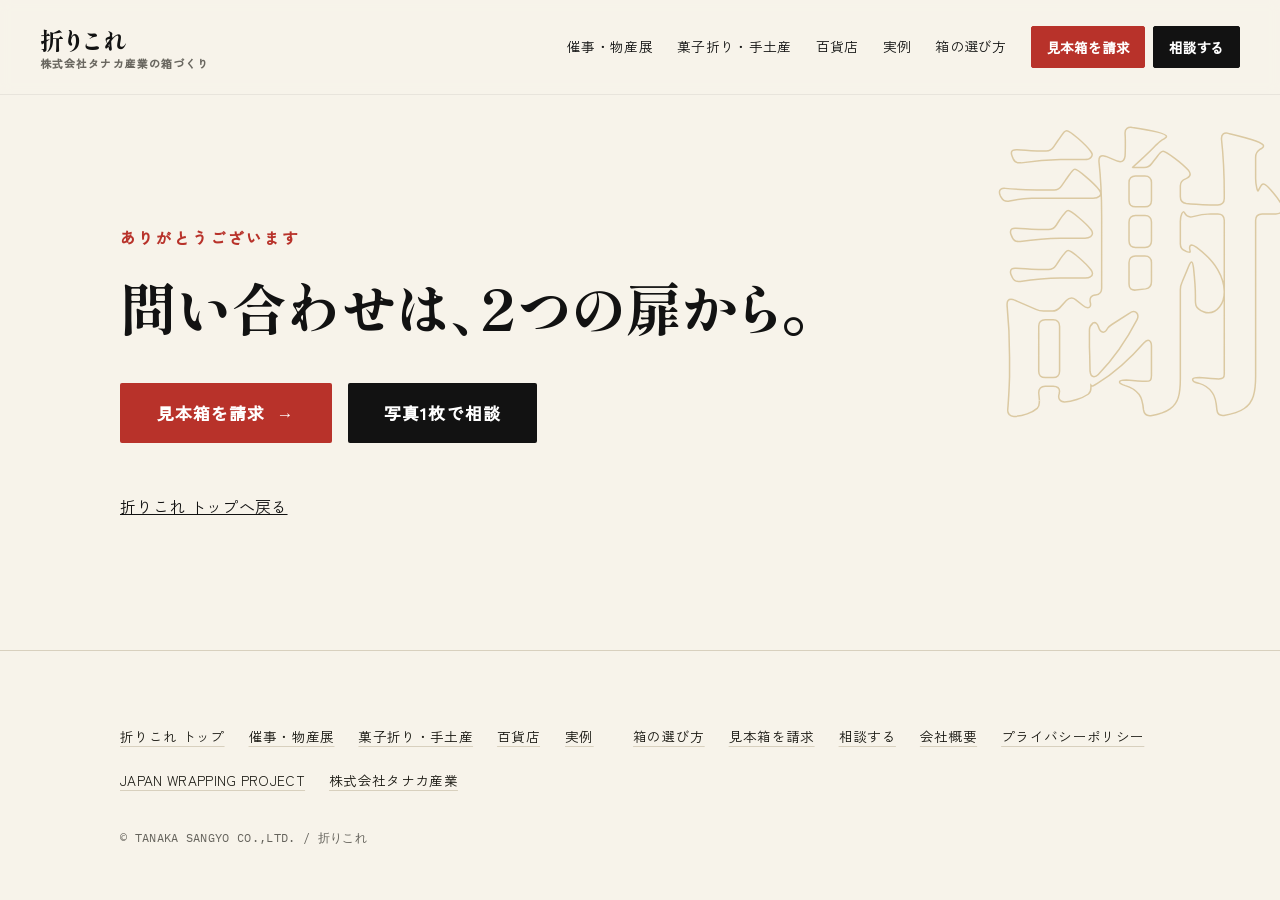
<file: thanks/index.html>
<!DOCTYPE html>
<html lang="ja" data-root="../">
<head>
<meta charset="UTF-8">
<meta name="viewport" content="width=device-width, initial-scale=1, viewport-fit=cover">
<meta http-equiv="Content-Security-Policy" content="default-src 'self'; script-src 'self' https://www.googletagmanager.com https://challenges.cloudflare.com; connect-src 'self' https://*.google-analytics.com https://*.analytics.google.com https://www.googletagmanager.com https://challenges.cloudflare.com; img-src 'self' data: blob: https://*.google-analytics.com https://www.googletagmanager.com; frame-src https://challenges.cloudflare.com; style-src 'self' 'unsafe-inline'; font-src 'self'; form-action 'self'; base-uri 'self'; object-src 'none'">
<meta name="referrer" content="strict-origin-when-cross-origin">
<script src="../assets/js/frame-guard.js"></script>
<title>送信を受け付けました｜折りこれ</title>
<meta name="description" content="折りこれへのお問い合わせを受け付けました。">
<meta name="robots" content="noindex,nofollow">
<link rel="canonical" href="https://www.tnk-tanaka.co.jp/orikore/thanks/">
<meta name="theme-color" content="#121212">
<meta property="og:site_name" content="折りこれ｜株式会社タナカ産業">
<meta property="og:locale" content="ja_JP">
<meta property="og:type" content="website">
<meta property="og:url" content="https://www.tnk-tanaka.co.jp/orikore/thanks/">
<meta property="og:title" content="送信を受け付けました｜折りこれ">
<meta property="og:description" content="折りこれへのお問い合わせを受け付けました。">
<meta property="og:image" content="https://www.tnk-tanaka.co.jp/orikore/assets/img/og-orikore.png">
<meta name="twitter:card" content="summary_large_image">
<meta name="twitter:title" content="送信を受け付けました｜折りこれ">
<meta name="twitter:description" content="折りこれへのお問い合わせを受け付けました。">
<meta name="twitter:image" content="https://www.tnk-tanaka.co.jp/orikore/assets/img/og-orikore.png">
<link rel="icon" href="../assets/img/favicon.svg" type="image/svg+xml">
<link rel="preload" href="../assets/font/zenkaku-400-subset.woff2" as="font" type="font/woff2" crossorigin>
<link rel="stylesheet" href="../assets/css/tokens.css?v=18">
<link rel="stylesheet" href="../assets/css/base.css?v=18">
<link rel="stylesheet" href="../assets/css/blocks.css?v=18">
<link rel="stylesheet" href="../assets/css/orikore.css?v=18">
<link rel="stylesheet" href="../assets/css/pro.css?v=18">
<script type="application/ld+json">{"@context": "https://schema.org", "@graph": [{"@type": "Organization", "@id": "https://www.tnk-tanaka.co.jp/#organization", "name": "株式会社タナカ産業", "alternateName": "TANAKA SANGYO CO.,LTD.", "url": "https://www.tnk-tanaka.co.jp/", "foundingDate": "1977", "contactPoint": {"@type": "ContactPoint", "contactType": "customer service", "email": "info@tnk-tanaka.co.jp", "availableLanguage": "ja"}, "address": {"@type": "PostalAddress", "postalCode": "166-0004", "addressRegion": "東京都", "addressLocality": "杉並区", "streetAddress": "阿佐谷南3-1-27", "addressCountry": "JP"}}, {"@type": "WebPage", "@id": "https://www.tnk-tanaka.co.jp/orikore/thanks/#webpage", "url": "https://www.tnk-tanaka.co.jp/orikore/thanks/", "name": "送信を受け付けました｜折りこれ", "description": "折りこれへのお問い合わせを受け付けました。", "inLanguage": "ja", "isPartOf": {"@type": "WebSite", "name": "折りこれ", "url": "https://www.tnk-tanaka.co.jp/orikore/"}, "publisher": {"@id": "https://www.tnk-tanaka.co.jp/#organization"}, "dateModified": "2026-11-19"}]}</script>
</head>
<body>
<a class="skip-link" href="#main">本文へ進む</a>
<header class="site-head">
  <a class="brand-mark" href="../">折りこれ<small>株式会社タナカ産業の箱づくり</small></a>
  <nav class="head-nav" aria-label="主要メニュー"><a href="../event/">催事・物産展</a><a href="../gift/">菓子折り・手土産</a><a href="../department/">百貨店</a><a href="../cases/">実例</a><a href="../guide/">箱の選び方</a></nav>
  <div class="head-ctas"><a class="btn btn--sample" href="../sample/" data-cta="header" data-door="sample">見本箱を請求</a><a class="btn btn--consult" href="../contact/" data-cta="header" data-door="contact">相談する</a></div>
</header>
<main id="main" data-thanks>
<section class="sec"><span class="sukashi-paper" aria-hidden="true">謝</span><div class="wrap">
  <span class="sec-label">ありがとうございます</span>
  <h1 class="sec-h" data-h1-sample="見本箱のご請求を受け付けました。" data-h1-contact="ご相談を受け付けました。">問い合わせは、2つの扉から。</h1>
  <p class="sec-lead" data-show-door="sample" hidden>ご入力のメールアドレスに受付のメールが自動で届きます。見当たらない場合は、迷惑メールのフォルダもご確認ください。</p>
  <p class="sec-lead" data-show-door="contact" hidden>ご入力のメールアドレスに受付のメールが自動で届きます。担当者からも、そのアドレスへ連絡します。</p>
  <div data-show-door="sample" hidden style="margin-top:56px;border-top:1.5px solid var(--ink);padding-top:32px">
    <h2 class="sec-h" style="font-size:clamp(1.6rem,3vw,2.4rem)">見本を待つあいだに、<br>写真1枚で相談しませんか。</h2>
    <p>入れたい商品の写真があれば、見本が届くまでに合う形を考えておけます。必須は3項目だけです。</p>
    <div class="door-row"><a class="btn btn--red btn-xl" href="../contact/" data-cta="thanks_next" data-door="contact">写真1枚で相談する<span class="arr" aria-hidden="true">→</span></a></div>
  </div>
  <div data-show-door="contact" hidden style="margin-top:56px;border-top:1.5px solid var(--ink);padding-top:32px">
    <h2 class="sec-h" style="font-size:clamp(1.6rem,3vw,2.4rem)">手に取って確かめる、<br>見本箱もどうぞ。</h2>
    <p>紙の手ざわりや組み立ては、実物で見るのがいちばん確かです。</p>
    <div class="door-row"><a class="btn btn--red btn-xl" href="../sample/" data-cta="thanks_next" data-door="sample">見本箱を請求する<span class="arr" aria-hidden="true">→</span></a></div>
  </div>
  <div data-show-door="none"><div class="door-row"><a class="btn btn--red btn-xl" href="../sample/" data-cta="thanks_fv" data-door="sample">見本箱を請求<span class="arr" aria-hidden="true">→</span></a><a class="btn btn--ink btn-xl" href="../contact/" data-cta="thanks_fv" data-door="contact">写真1枚で相談</a></div></div>
  <p style="margin-top:3em"><a href="../">折りこれ トップへ戻る</a></p>
</div></section>
</main>
<footer class="site-foot">
  <div class="wrap">
    <nav aria-label="サイト内リンク">
      <a href="../">折りこれ トップ</a><a href="../event/">催事・物産展</a><a href="../gift/">菓子折り・手土産</a><a href="../department/">百貨店</a><a href="../cases/">実例</a><a href="../guide/">箱の選び方</a>
      <a href="../sample/">見本箱を請求</a><a href="../contact/">相談する</a>
      <a href="https://www.tnk-tanaka.co.jp/company/">会社概要</a>
      <a href="https://www.tnk-tanaka.co.jp/privacy">プライバシーポリシー</a>
      <a href="https://www.tnk-tanaka.co.jp/jwp/">JAPAN WRAPPING PROJECT</a>
      <a href="https://www.tnk-tanaka.co.jp/">株式会社タナカ産業</a>
    </nav>
    <p class="copyright">&copy; TANAKA SANGYO CO.,LTD. / 折りこれ</p>
  </div>
</footer>
<div class="cta-bar" role="navigation" aria-label="問い合わせ"><a class="btn btn--sample" href="../sample/" data-cta="bottom_bar" data-door="sample">見本箱を請求</a><a class="btn btn--consult" href="../contact/" data-cta="bottom_bar" data-door="contact">相談する<small>写真1枚OK</small></a></div>
<script src="../assets/js/config.js?v=18" defer></script>
<script src="../assets/js/orikore.js?v=18" defer></script>
<script src="../assets/js/motion.js?v=18" defer></script>
</body>
</html>
</file>
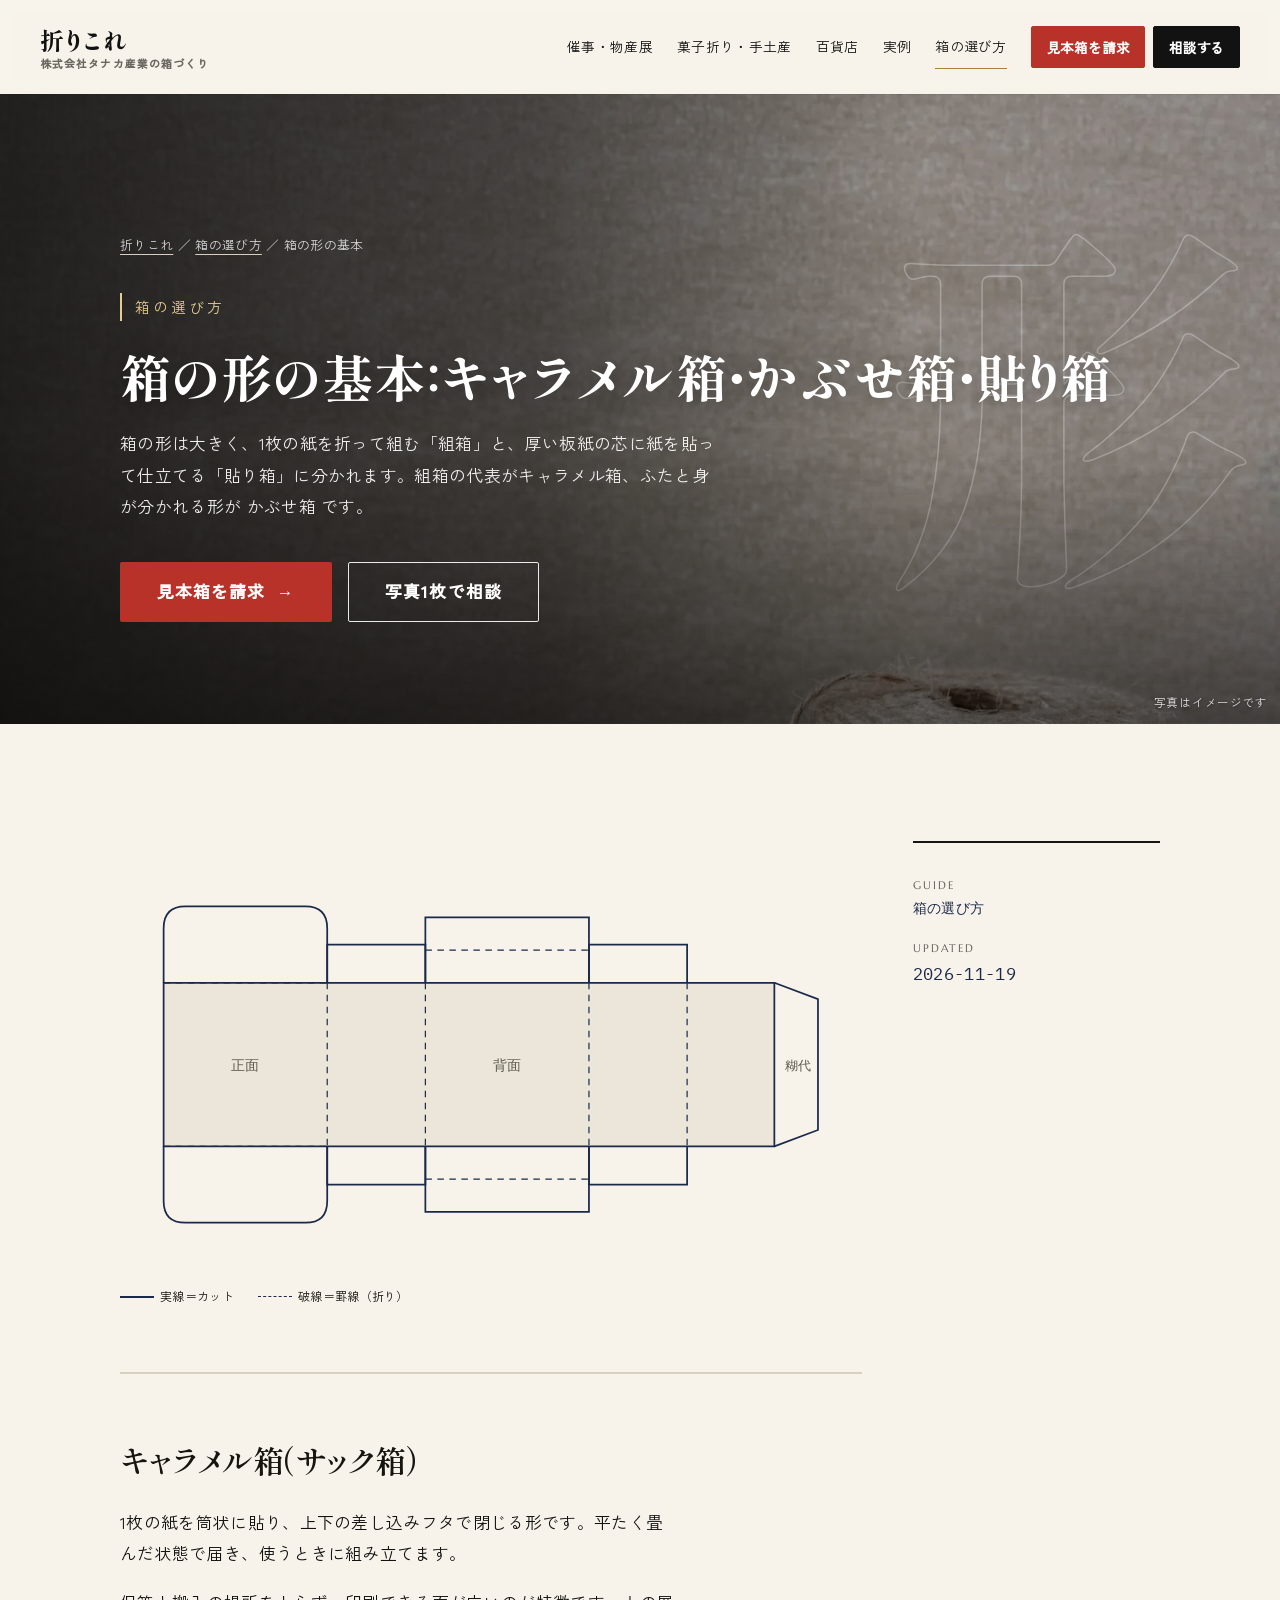
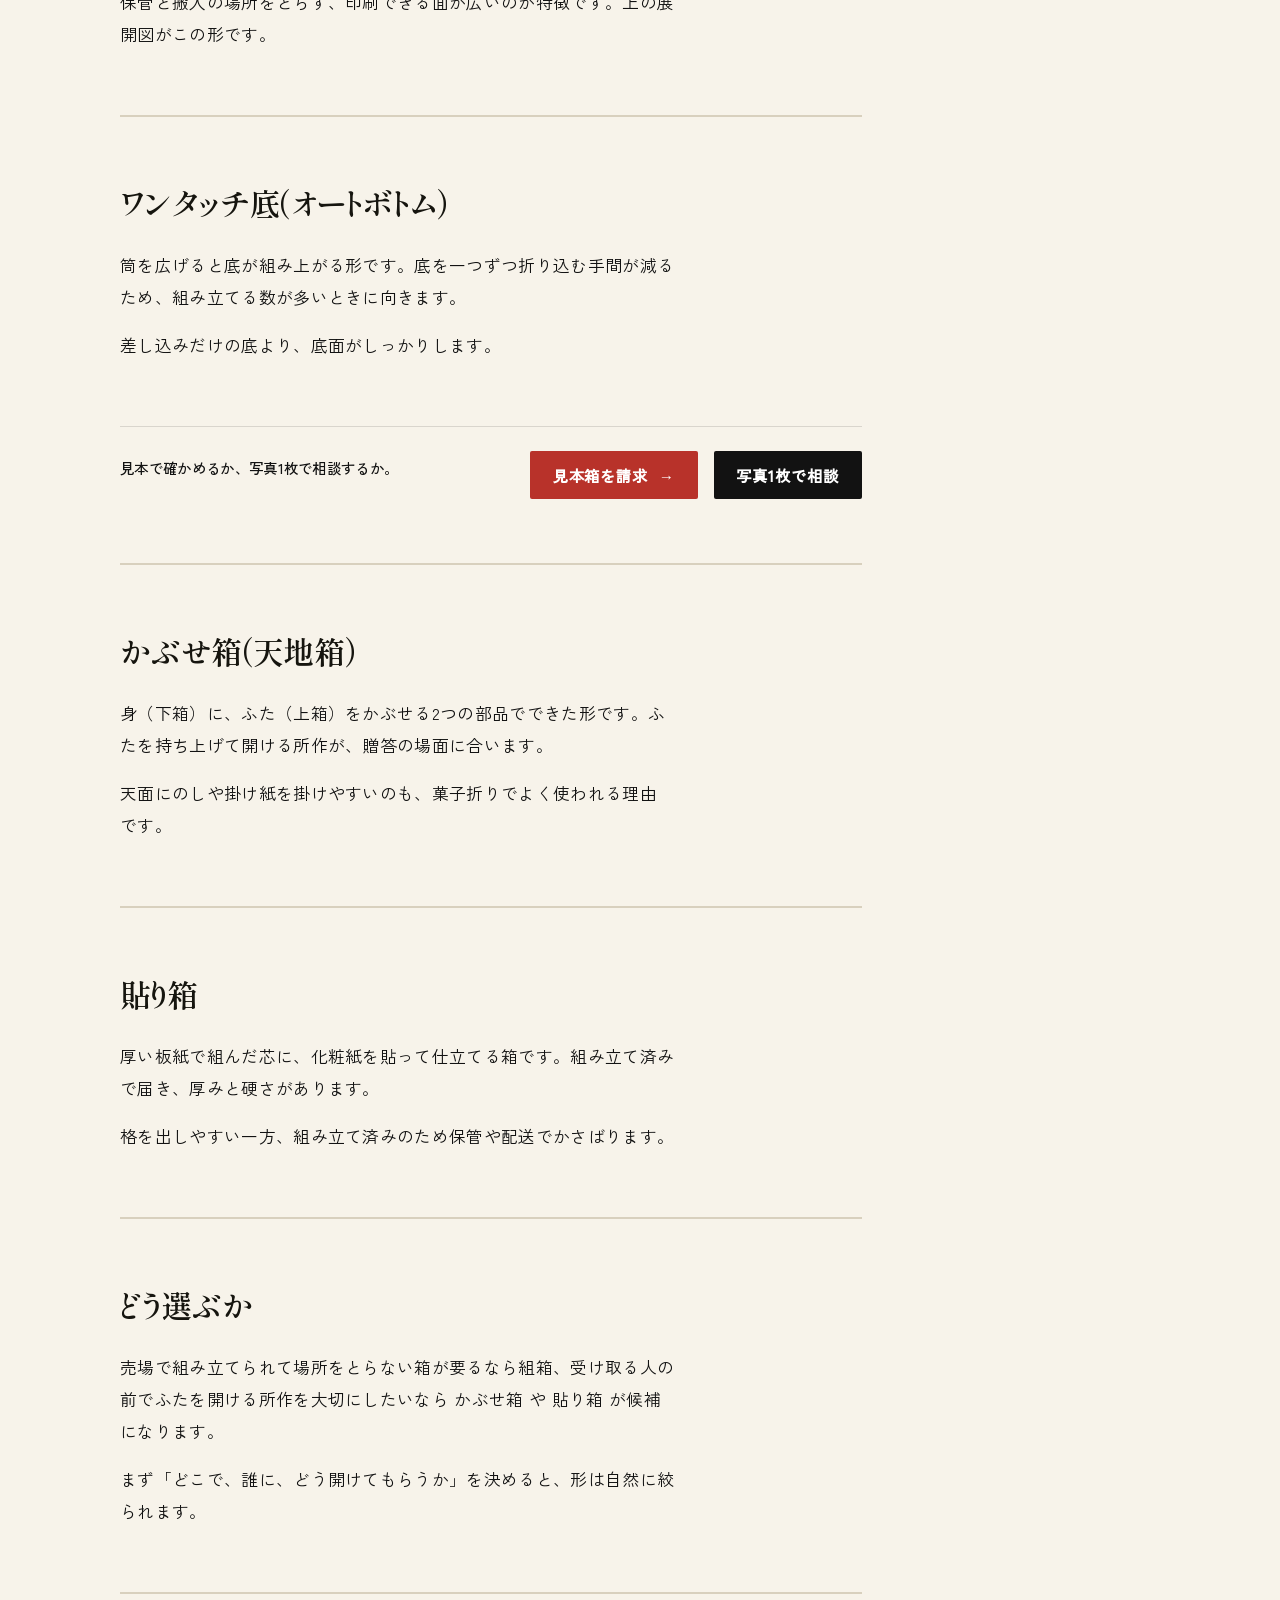
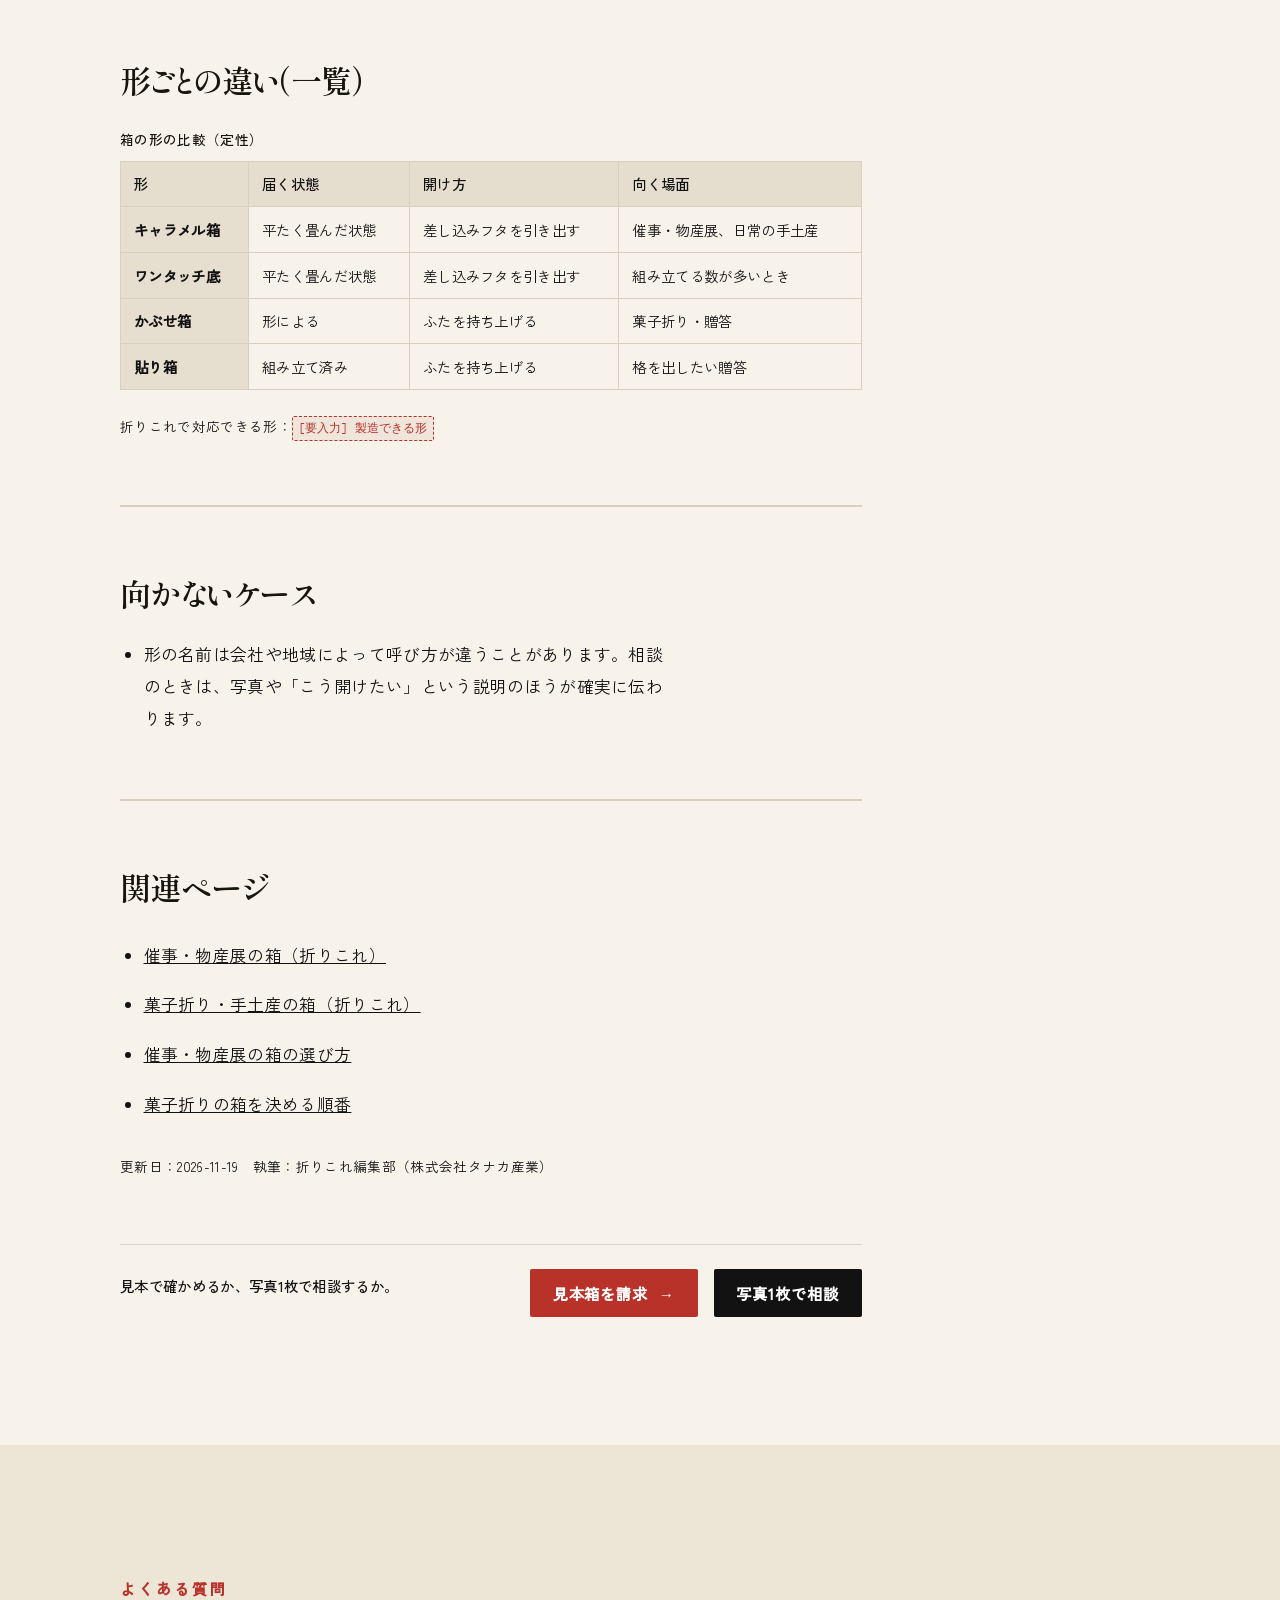
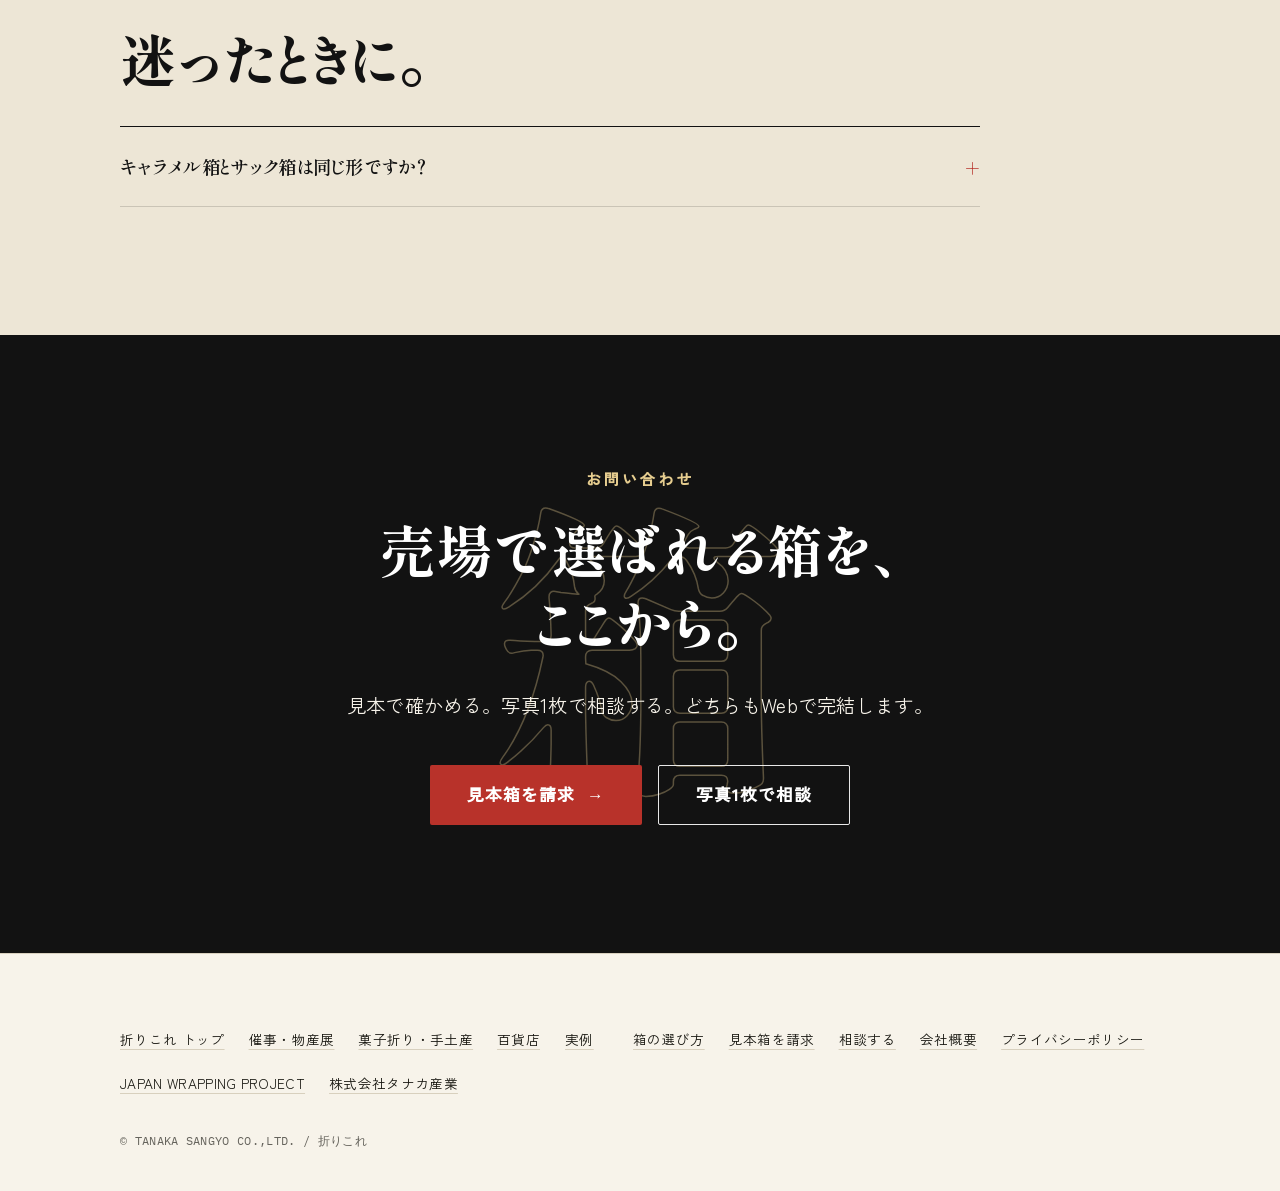
<file: guide/hako-katachi/index.html>
<!DOCTYPE html>
<html lang="ja" data-root="../../">
<head>
<meta charset="UTF-8">
<meta name="viewport" content="width=device-width, initial-scale=1, viewport-fit=cover">
<meta http-equiv="Content-Security-Policy" content="default-src 'self'; script-src 'self' https://www.googletagmanager.com https://challenges.cloudflare.com; connect-src 'self' https://*.google-analytics.com https://*.analytics.google.com https://www.googletagmanager.com https://challenges.cloudflare.com; img-src 'self' data: blob: https://*.google-analytics.com https://www.googletagmanager.com; frame-src https://challenges.cloudflare.com; style-src 'self' 'unsafe-inline'; font-src 'self'; form-action 'self'; base-uri 'self'; object-src 'none'">
<meta name="referrer" content="strict-origin-when-cross-origin">
<script src="../../assets/js/frame-guard.js"></script>
<title>箱の形の基本｜キャラメル箱・ワンタッチ底・かぶせ箱・貼り箱の違い</title>
<meta name="description" content="キャラメル箱（サック箱）、ワンタッチ底、かぶせ箱、貼り箱の違いを、届く状態・開け方・向く場面で整理します。催事や菓子折りの箱を選ぶ前の基礎知識です。">
<meta name="robots" content="noindex,nofollow">
<link rel="canonical" href="https://www.tnk-tanaka.co.jp/orikore/guide/hako-katachi/">
<meta name="theme-color" content="#121212">
<meta property="og:site_name" content="折りこれ｜株式会社タナカ産業">
<meta property="og:locale" content="ja_JP">
<meta property="og:type" content="article">
<meta property="og:url" content="https://www.tnk-tanaka.co.jp/orikore/guide/hako-katachi/">
<meta property="og:title" content="箱の形の基本｜キャラメル箱・ワンタッチ底・かぶせ箱・貼り箱の違い">
<meta property="og:description" content="キャラメル箱（サック箱）、ワンタッチ底、かぶせ箱、貼り箱の違いを、届く状態・開け方・向く場面で整理します。催事や菓子折りの箱を選ぶ前の基礎知識です。">
<meta property="og:image" content="https://www.tnk-tanaka.co.jp/orikore/assets/img/og-orikore.png">
<meta name="twitter:card" content="summary_large_image">
<meta name="twitter:title" content="箱の形の基本｜キャラメル箱・ワンタッチ底・かぶせ箱・貼り箱の違い">
<meta name="twitter:description" content="キャラメル箱（サック箱）、ワンタッチ底、かぶせ箱、貼り箱の違いを、届く状態・開け方・向く場面で整理します。催事や菓子折りの箱を選ぶ前の基礎知識です。">
<meta name="twitter:image" content="https://www.tnk-tanaka.co.jp/orikore/assets/img/og-orikore.png">
<link rel="icon" href="../../assets/img/favicon.svg" type="image/svg+xml">
<link rel="preload" href="../../assets/font/zenkaku-400-subset.woff2" as="font" type="font/woff2" crossorigin>
<link rel="stylesheet" href="../../assets/css/tokens.css?v=18">
<link rel="stylesheet" href="../../assets/css/base.css?v=18">
<link rel="stylesheet" href="../../assets/css/blocks.css?v=18">
<link rel="stylesheet" href="../../assets/css/orikore.css?v=18">
<link rel="stylesheet" href="../../assets/css/pro.css?v=18">
<script type="application/ld+json">{"@context": "https://schema.org", "@graph": [{"@type": "Organization", "@id": "https://www.tnk-tanaka.co.jp/#organization", "name": "株式会社タナカ産業", "alternateName": "TANAKA SANGYO CO.,LTD.", "url": "https://www.tnk-tanaka.co.jp/", "foundingDate": "1977", "contactPoint": {"@type": "ContactPoint", "contactType": "customer service", "email": "info@tnk-tanaka.co.jp", "availableLanguage": "ja"}, "address": {"@type": "PostalAddress", "postalCode": "166-0004", "addressRegion": "東京都", "addressLocality": "杉並区", "streetAddress": "阿佐谷南3-1-27", "addressCountry": "JP"}}, {"@type": "WebPage", "@id": "https://www.tnk-tanaka.co.jp/orikore/guide/hako-katachi/#webpage", "url": "https://www.tnk-tanaka.co.jp/orikore/guide/hako-katachi/", "name": "箱の形の基本｜キャラメル箱・ワンタッチ底・かぶせ箱・貼り箱の違い", "description": "キャラメル箱（サック箱）、ワンタッチ底、かぶせ箱、貼り箱の違いを、届く状態・開け方・向く場面で整理します。催事や菓子折りの箱を選ぶ前の基礎知識です。", "inLanguage": "ja", "isPartOf": {"@type": "WebSite", "name": "折りこれ", "url": "https://www.tnk-tanaka.co.jp/orikore/"}, "publisher": {"@id": "https://www.tnk-tanaka.co.jp/#organization"}, "dateModified": "2026-11-19"}, {"@type": "BreadcrumbList", "itemListElement": [{"@type": "ListItem", "position": 1, "name": "折りこれ", "item": "https://www.tnk-tanaka.co.jp/orikore/"}, {"@type": "ListItem", "position": 2, "name": "箱の選び方", "item": "https://www.tnk-tanaka.co.jp/orikore/guide/"}, {"@type": "ListItem", "position": 3, "name": "箱の形の基本", "item": "https://www.tnk-tanaka.co.jp/orikore/guide/hako-katachi/"}]}, {"@type": "Article", "headline": "箱の形の基本｜キャラメル箱・ワンタッチ底・かぶせ箱・貼り箱の違い", "description": "キャラメル箱（サック箱）、ワンタッチ底、かぶせ箱、貼り箱の違いを、届く状態・開け方・向く場面で整理します。催事や菓子折りの箱を選ぶ前の基礎知識です。", "inLanguage": "ja", "author": {"@type": "Organization", "name": "折りこれ編集部（株式会社タナカ産業）"}, "publisher": {"@id": "https://www.tnk-tanaka.co.jp/#organization"}, "datePublished": "2026-11-19", "dateModified": "2026-11-19", "mainEntityOfPage": "https://www.tnk-tanaka.co.jp/orikore/guide/hako-katachi/"}, {"@type": "FAQPage", "mainEntity": [{"@type": "Question", "name": "キャラメル箱とサック箱は同じ形ですか？", "acceptedAnswer": {"@type": "Answer", "text": "一般に、どちらも1枚の紙を筒状に貼り、上下を差し込みフタで閉じる形を指す呼び方として使われます。"}}]}]}</script>
</head>
<body>
<a class="skip-link" href="#main">本文へ進む</a>
<header class="site-head">
  <a class="brand-mark" href="../../">折りこれ<small>株式会社タナカ産業の箱づくり</small></a>
  <nav class="head-nav" aria-label="主要メニュー"><a href="../../event/">催事・物産展</a><a href="../../gift/">菓子折り・手土産</a><a href="../../department/">百貨店</a><a href="../../cases/">実例</a><a href="../../guide/" aria-current="page">箱の選び方</a></nav>
  <div class="head-ctas"><a class="btn btn--sample" href="../../sample/" data-cta="header" data-door="sample">見本箱を請求</a><a class="btn btn--consult" href="../../contact/" data-cta="header" data-door="contact">相談する</a></div>
</header>
<main id="main">
<section class="hero-ph hero-ph--short hero-ph--article">
  <div class="ph "><img src="../../assets/img/photo/art-hako-800.webp?v=18" srcset="../../assets/img/photo/art-hako-800.webp?v=18 800w, ../../assets/img/photo/art-hako-1600.webp?v=18 1600w" sizes="100vw" alt="紙ひもと箱" fetchpriority="high"><span class="ph-note">写真はイメージです</span></div>
  <span class="sukashi" aria-hidden="true">形</span>
  <div class="wrap">
    <nav class="breadcrumb" aria-label="パンくず"><a href="../../">折りこれ</a> ／ <a href="../../guide/">箱の選び方</a> ／ 箱の形の基本</nav>
    <span class="tag">箱の選び方</span>
    <h1>箱の形の基本：<span class="nb">キャラメル箱・かぶせ箱・貼り箱</span></h1>
    <p class="lead">箱の形は大きく、1枚の紙を折って組む「組箱」と、厚い板紙の芯に紙を貼って仕立てる「貼り箱」に分かれます。組箱の代表がキャラメル箱、ふたと身が分かれる形が かぶせ箱 です。</p>
    <div class="door-row"><a class="btn btn--red btn-xl" href="../../sample/" data-cta="guide_fv" data-door="sample">見本箱を請求<span class="arr" aria-hidden="true">→</span></a><a class="btn btn--line btn-xl" href="../../contact/" data-cta="guide_fv" data-door="contact">写真1枚で相談</a></div>
  </div>
</section>
<section class="sec" style="padding-top:clamp(48px,6vw,80px)"><div class="wrap article-grid">
  <div class="prose">
    <figure class="dieline reveal" data-draw>
<svg viewBox="0 0 680 400" role="img" aria-label="キャラメル箱（サック箱）の抜き型展開図。実線はカット、破線は罫線（折り）を示す" xmlns="http://www.w3.org/2000/svg">
  <rect class="fill-paper" x="40" y="130" width="560" height="150"/>
  <path class="cut" d="M40 130 H600 V280 H40 Z"/>
  <path class="crease" d="M190 130 V280 M280 130 V280 M430 130 V280 M520 130 V280"/>
  <path class="cut" d="M40 130 V80 Q40 60 60 60 H170 Q190 60 190 80 V130"/>
  <path class="crease" d="M40 130 H190"/>
  <path class="cut" d="M190 130 V95 H280 V130"/>
  <path class="cut" d="M430 130 V95 H520 V130"/>
  <path class="cut" d="M280 130 V70 H430 V130"/>
  <path class="crease" d="M280 100 H430"/>
  <path class="cut" d="M40 280 V330 Q40 350 60 350 H170 Q190 350 190 330 V280"/>
  <path class="crease" d="M40 280 H190"/>
  <path class="cut" d="M190 280 V315 H280 V280"/>
  <path class="cut" d="M430 280 V315 H520 V280"/>
  <path class="cut" d="M280 280 V340 H430 V280"/>
  <path class="crease" d="M280 310 H430"/>
  <path class="cut" d="M600 130 L640 145 V265 L600 280"/>
  <text x="115" y="210" font-family="IBM Plex Mono Subset,monospace" font-size="13" fill="#5E5B52" text-anchor="middle">正面</text>
  <text x="355" y="210" font-family="IBM Plex Mono Subset,monospace" font-size="13" fill="#5E5B52" text-anchor="middle">背面</text>
  <text x="622" y="210" font-family="IBM Plex Mono Subset,monospace" font-size="12" fill="#5E5B52" text-anchor="middle">糊代</text>
</svg>
<figcaption class="dieline-legend">
  <span class="l-cut"><i></i>実線＝カット</span>
  <span class="l-crease"><i></i>破線＝罫線（折り）</span>
</figcaption>
</figure>
    <div class='hr'></div><h2>キャラメル箱（サック箱）</h2><p>1枚の紙を筒状に貼り、上下の差し込みフタで閉じる形です。平たく畳んだ状態で届き、使うときに組み立てます。</p><p>保管と搬入の場所をとらず、印刷できる面が広いのが特徴です。上の展開図がこの形です。</p><div class='hr'></div><h2>ワンタッチ底（オートボトム）</h2><p>筒を広げると底が組み上がる形です。底を一つずつ折り込む手間が減るため、組み立てる数が多いときに向きます。</p><p>差し込みだけの底より、底面がしっかりします。</p><div class="sec-cta"><p>見本で確かめるか、写真1枚で相談するか。</p><a class="btn btn--red" href="../../sample/" data-cta="guide_article_mid" data-door="sample">見本箱を請求<span class="arr" aria-hidden="true">→</span></a><a class="btn btn--ink" href="../../contact/" data-cta="guide_article_mid" data-door="contact">写真1枚で相談</a></div><div class='hr'></div><h2>かぶせ箱（天地箱）</h2><p>身（下箱）に、ふた（上箱）をかぶせる2つの部品でできた形です。ふたを持ち上げて開ける所作が、贈答の場面に合います。</p><p>天面にのしや掛け紙を掛けやすいのも、菓子折りでよく使われる理由です。</p><div class='hr'></div><h2>貼り箱</h2><p>厚い板紙で組んだ芯に、化粧紙を貼って仕立てる箱です。組み立て済みで届き、厚みと硬さがあります。</p><p>格を出しやすい一方、組み立て済みのため保管や配送でかさばります。</p><div class='hr'></div><h2>どう選ぶか</h2><p>売場で組み立てられて場所をとらない箱が要るなら組箱、受け取る人の前でふたを開ける所作を大切にしたいなら かぶせ箱 や 貼り箱 が候補になります。</p><p>まず「どこで、誰に、どう開けてもらうか」を決めると、形は自然に絞られます。</p><div class='hr'></div><h2>形ごとの違い（一覧）</h2><div class="table-scroll"><table class="data-table">
<caption>箱の形の比較（定性）</caption><thead><tr><th scope="col">形</th><th scope="col">届く状態</th><th scope="col">開け方</th><th scope="col">向く場面</th></tr></thead>
<tbody><tr><th scope='row'>キャラメル箱</th><td>平たく畳んだ状態</td><td>差し込みフタを引き出す</td><td>催事・物産展、日常の手土産</td></tr><tr><th scope='row'>ワンタッチ底</th><td>平たく畳んだ状態</td><td>差し込みフタを引き出す</td><td>組み立てる数が多いとき</td></tr><tr><th scope='row'>かぶせ箱</th><td>形による</td><td>ふたを持ち上げる</td><td>菓子折り・贈答</td></tr><tr><th scope='row'>貼り箱</th><td>組み立て済み</td><td>ふたを持ち上げる</td><td>格を出したい贈答</td></tr></tbody></table></div><p class='small' style='margin-top:1em'>折りこれで対応できる形：<span class="todo">[要入力] 製造できる形</span></p>
    <div class='hr'></div><h2>向かないケース</h2><ul><li>形の名前は会社や地域によって呼び方が違うことがあります。相談のときは、写真や「こう開けたい」という説明のほうが確実に伝わります。</li></ul>
    <div class='hr'></div><h2>関連ページ</h2><ul><li><a href="../../event/">催事・物産展の箱（折りこれ）</a></li><li><a href="../../gift/">菓子折り・手土産の箱（折りこれ）</a></li><li><a href="../../guide/saiji-hako/">催事・物産展の箱の選び方</a></li><li><a href="../../guide/kashiori-hako/">菓子折りの箱を決める順番</a></li></ul>
    <p class="small" style="margin-top:2em">更新日：2026-11-19　執筆：折りこれ編集部（株式会社タナカ産業）</p>
    <div class="sec-cta"><p>見本で確かめるか、写真1枚で相談するか。</p><a class="btn btn--red" href="../../sample/" data-cta="guide_article_end" data-door="sample">見本箱を請求<span class="arr" aria-hidden="true">→</span></a><a class="btn btn--ink" href="../../contact/" data-cta="guide_article_end" data-door="contact">写真1枚で相談</a></div>
  </div>
  <dl class="side-note"><dt>Guide</dt><dd style="font-size:.85rem">箱の選び方</dd><dt>Updated</dt><dd>2026-11-19</dd></dl>
</div></section>
<section class="sec sec--paper2"><div class="wrap"><span class="sec-label">よくある質問</span><h2 class="sec-h rise">迷ったときに。</h2><div class="faq2"><details><summary>キャラメル箱とサック箱は同じ形ですか？</summary><div class='a'>一般に、どちらも1枚の紙を筒状に貼り、上下を差し込みフタで閉じる形を指す呼び方として使われます。</div></details></div></div></section>
<section class="sec sec--ink closing">
<span class="sukashi-paper" aria-hidden="true">箱</span>
<div class="wrap">
<span class="sec-label">お問い合わせ</span>
<h2 class="sec-h">売場で選ばれる箱を、<br>ここから。</h2>
<p class="sec-lead" style="margin:0 auto">見本で確かめる。写真1枚で相談する。どちらもWebで完結します。</p>
<div class="door-row"><a class="btn btn--red btn-xl" href="../../sample/" data-cta="guide_bottom" data-door="sample">見本箱を請求<span class="arr" aria-hidden="true">→</span></a><a class="btn btn--line btn-xl" href="../../contact/" data-cta="guide_bottom" data-door="contact">写真1枚で相談</a></div>
</div></section>
</main>
<footer class="site-foot">
  <div class="wrap">
    <nav aria-label="サイト内リンク">
      <a href="../../">折りこれ トップ</a><a href="../../event/">催事・物産展</a><a href="../../gift/">菓子折り・手土産</a><a href="../../department/">百貨店</a><a href="../../cases/">実例</a><a href="../../guide/">箱の選び方</a>
      <a href="../../sample/">見本箱を請求</a><a href="../../contact/">相談する</a>
      <a href="https://www.tnk-tanaka.co.jp/company/">会社概要</a>
      <a href="https://www.tnk-tanaka.co.jp/privacy">プライバシーポリシー</a>
      <a href="https://www.tnk-tanaka.co.jp/jwp/">JAPAN WRAPPING PROJECT</a>
      <a href="https://www.tnk-tanaka.co.jp/">株式会社タナカ産業</a>
    </nav>
    <p class="copyright">&copy; TANAKA SANGYO CO.,LTD. / 折りこれ</p>
  </div>
</footer>
<div class="cta-bar" role="navigation" aria-label="問い合わせ"><a class="btn btn--sample" href="../../sample/" data-cta="bottom_bar" data-door="sample">見本箱を請求</a><a class="btn btn--consult" href="../../contact/" data-cta="bottom_bar" data-door="contact">相談する<small>写真1枚OK</small></a></div>
<script src="../../assets/js/config.js?v=18" defer></script>
<script src="../../assets/js/orikore.js?v=18" defer></script>
<script src="../../assets/js/motion.js?v=18" defer></script>
</body>
</html>
</file>
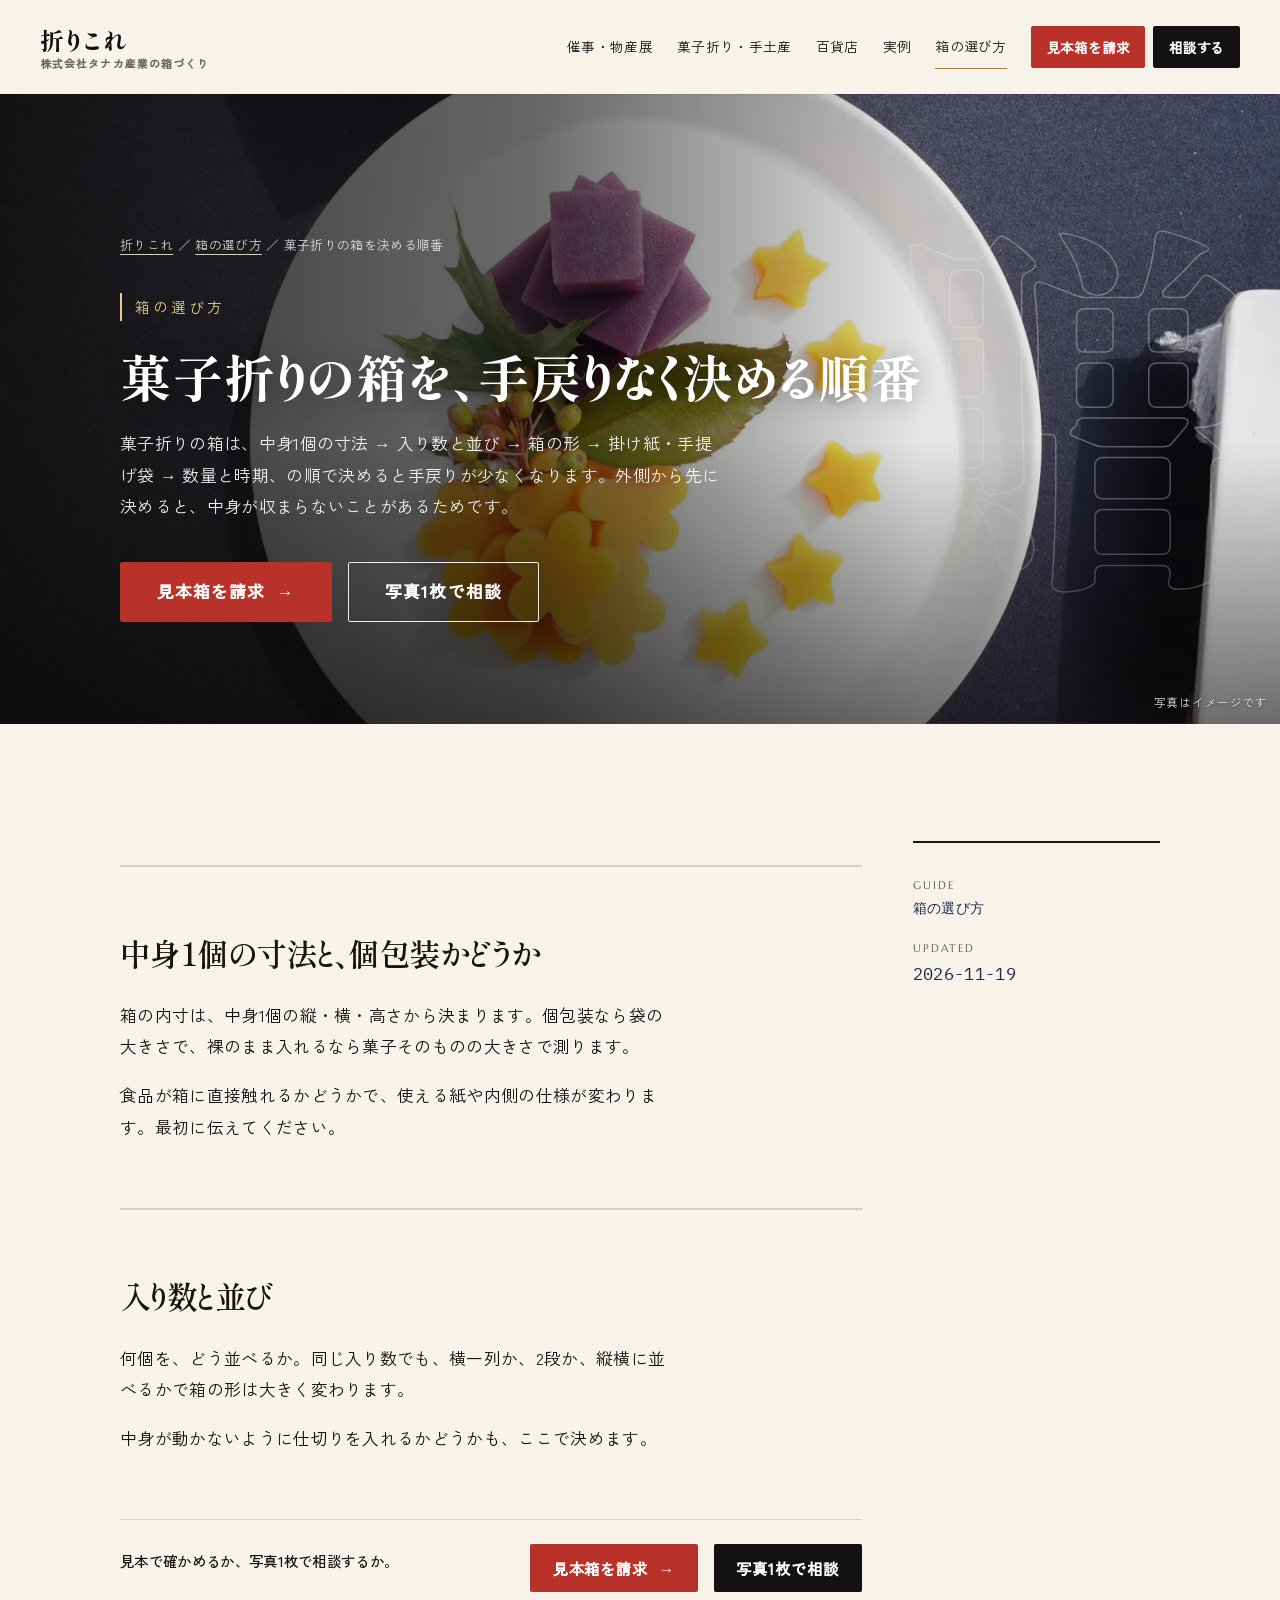
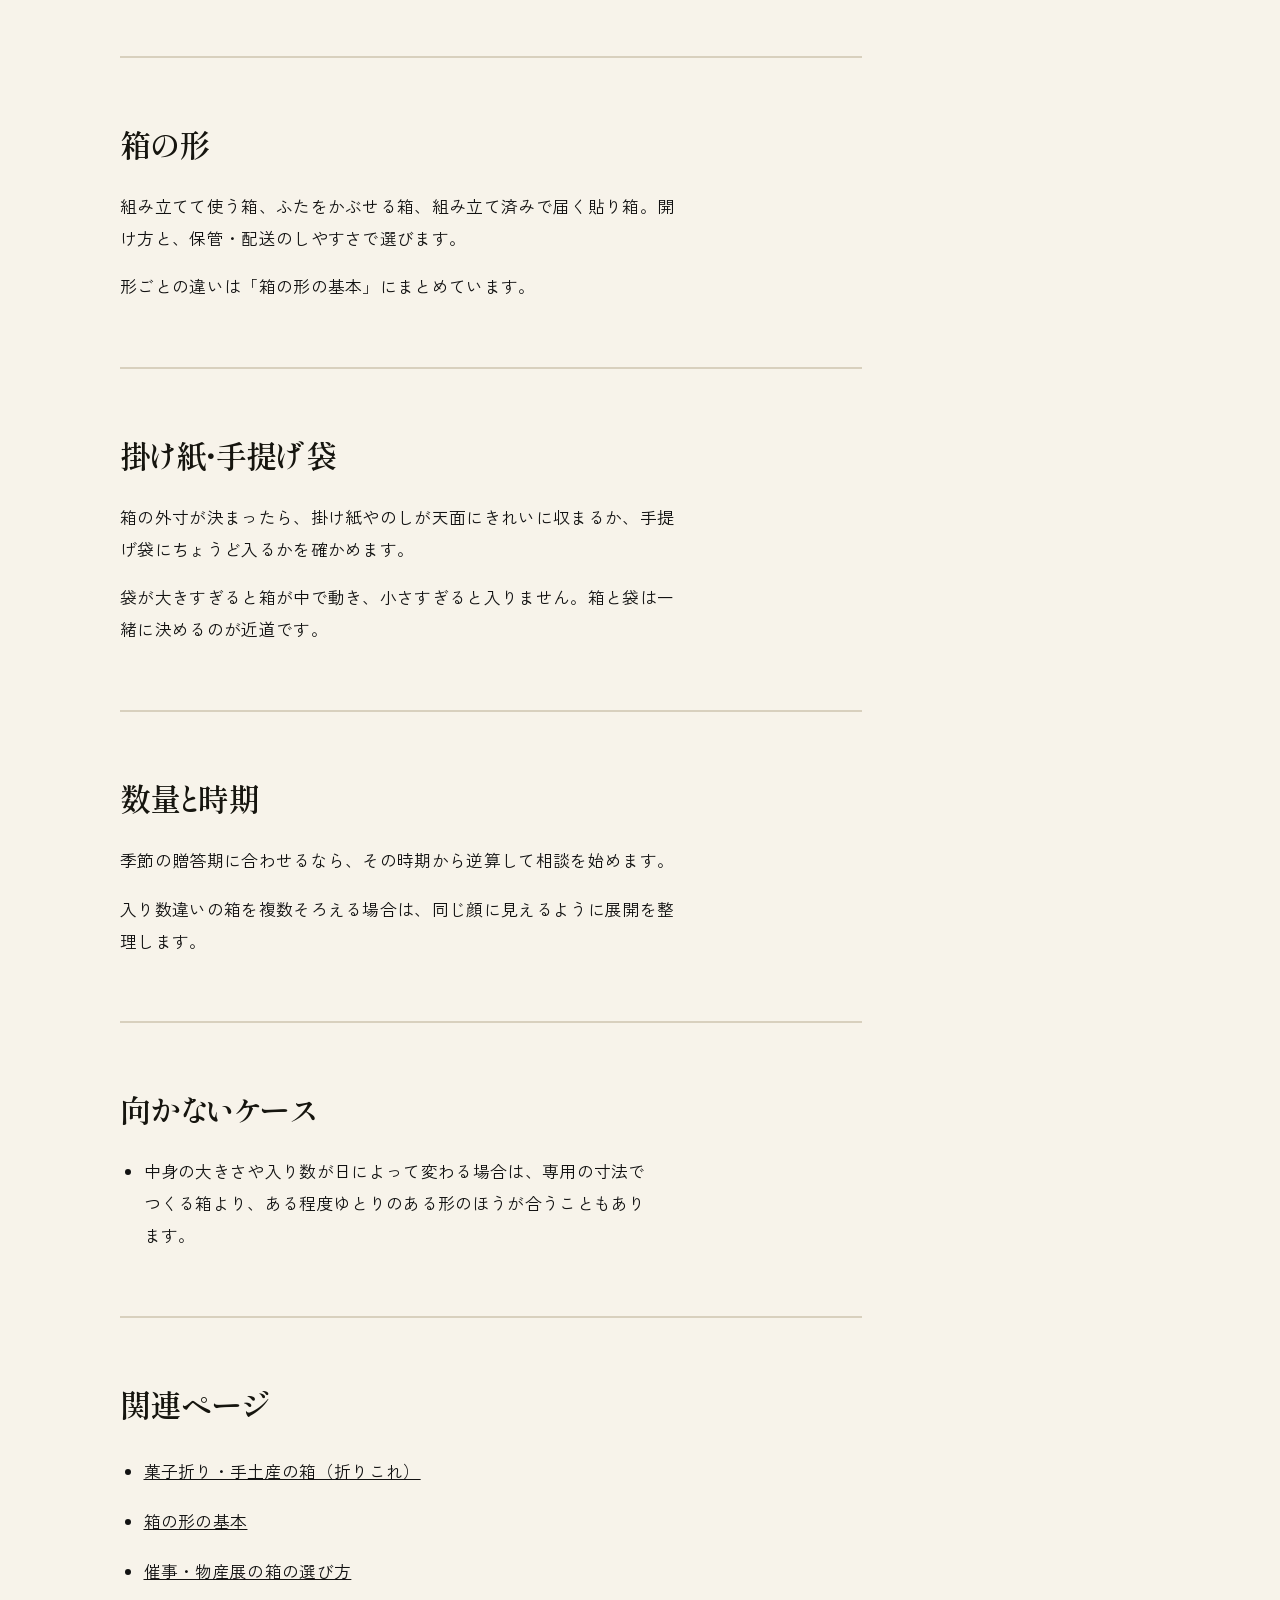
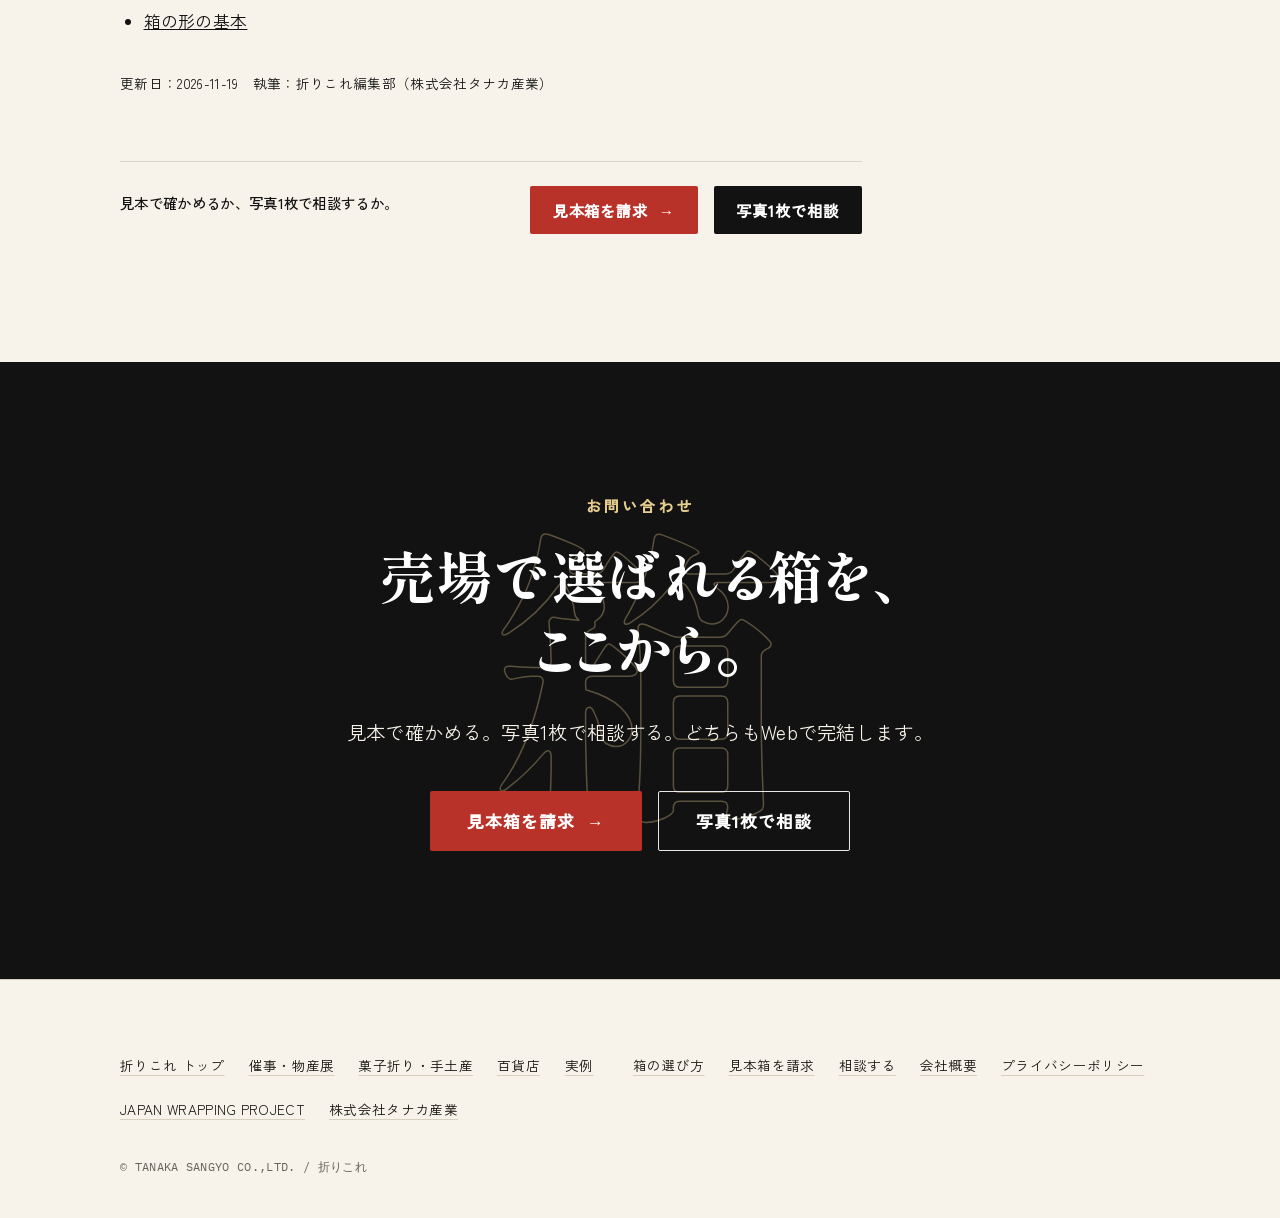
<file: guide/kashiori-hako/index.html>
<!DOCTYPE html>
<html lang="ja" data-root="../../">
<head>
<meta charset="UTF-8">
<meta name="viewport" content="width=device-width, initial-scale=1, viewport-fit=cover">
<meta http-equiv="Content-Security-Policy" content="default-src 'self'; script-src 'self' https://www.googletagmanager.com https://challenges.cloudflare.com; connect-src 'self' https://*.google-analytics.com https://*.analytics.google.com https://www.googletagmanager.com https://challenges.cloudflare.com; img-src 'self' data: blob: https://*.google-analytics.com https://www.googletagmanager.com; frame-src https://challenges.cloudflare.com; style-src 'self' 'unsafe-inline'; font-src 'self'; form-action 'self'; base-uri 'self'; object-src 'none'">
<meta name="referrer" content="strict-origin-when-cross-origin">
<script src="../../assets/js/frame-guard.js"></script>
<title>菓子折りの箱を決める順番｜中身の寸法から掛け紙・手提げ袋まで</title>
<meta name="description" content="菓子折り・手土産の箱は、中身1個の寸法、入り数と並び、箱の形、掛け紙・手提げ袋、数量と時期の順に決めると手戻りが少なくなります。それぞれで確かめることを解説します。">
<meta name="robots" content="noindex,nofollow">
<link rel="canonical" href="https://www.tnk-tanaka.co.jp/orikore/guide/kashiori-hako/">
<meta name="theme-color" content="#121212">
<meta property="og:site_name" content="折りこれ｜株式会社タナカ産業">
<meta property="og:locale" content="ja_JP">
<meta property="og:type" content="article">
<meta property="og:url" content="https://www.tnk-tanaka.co.jp/orikore/guide/kashiori-hako/">
<meta property="og:title" content="菓子折りの箱を決める順番｜中身の寸法から掛け紙・手提げ袋まで">
<meta property="og:description" content="菓子折り・手土産の箱は、中身1個の寸法、入り数と並び、箱の形、掛け紙・手提げ袋、数量と時期の順に決めると手戻りが少なくなります。それぞれで確かめることを解説します。">
<meta property="og:image" content="https://www.tnk-tanaka.co.jp/orikore/assets/img/og-orikore.png">
<meta name="twitter:card" content="summary_large_image">
<meta name="twitter:title" content="菓子折りの箱を決める順番｜中身の寸法から掛け紙・手提げ袋まで">
<meta name="twitter:description" content="菓子折り・手土産の箱は、中身1個の寸法、入り数と並び、箱の形、掛け紙・手提げ袋、数量と時期の順に決めると手戻りが少なくなります。それぞれで確かめることを解説します。">
<meta name="twitter:image" content="https://www.tnk-tanaka.co.jp/orikore/assets/img/og-orikore.png">
<link rel="icon" href="../../assets/img/favicon.svg" type="image/svg+xml">
<link rel="preload" href="../../assets/font/zenkaku-400-subset.woff2" as="font" type="font/woff2" crossorigin>
<link rel="stylesheet" href="../../assets/css/tokens.css?v=18">
<link rel="stylesheet" href="../../assets/css/base.css?v=18">
<link rel="stylesheet" href="../../assets/css/blocks.css?v=18">
<link rel="stylesheet" href="../../assets/css/orikore.css?v=18">
<link rel="stylesheet" href="../../assets/css/pro.css?v=18">
<script type="application/ld+json">{"@context": "https://schema.org", "@graph": [{"@type": "Organization", "@id": "https://www.tnk-tanaka.co.jp/#organization", "name": "株式会社タナカ産業", "alternateName": "TANAKA SANGYO CO.,LTD.", "url": "https://www.tnk-tanaka.co.jp/", "foundingDate": "1977", "contactPoint": {"@type": "ContactPoint", "contactType": "customer service", "email": "info@tnk-tanaka.co.jp", "availableLanguage": "ja"}, "address": {"@type": "PostalAddress", "postalCode": "166-0004", "addressRegion": "東京都", "addressLocality": "杉並区", "streetAddress": "阿佐谷南3-1-27", "addressCountry": "JP"}}, {"@type": "WebPage", "@id": "https://www.tnk-tanaka.co.jp/orikore/guide/kashiori-hako/#webpage", "url": "https://www.tnk-tanaka.co.jp/orikore/guide/kashiori-hako/", "name": "菓子折りの箱を決める順番｜中身の寸法から掛け紙・手提げ袋まで", "description": "菓子折り・手土産の箱は、中身1個の寸法、入り数と並び、箱の形、掛け紙・手提げ袋、数量と時期の順に決めると手戻りが少なくなります。それぞれで確かめることを解説します。", "inLanguage": "ja", "isPartOf": {"@type": "WebSite", "name": "折りこれ", "url": "https://www.tnk-tanaka.co.jp/orikore/"}, "publisher": {"@id": "https://www.tnk-tanaka.co.jp/#organization"}, "dateModified": "2026-11-19"}, {"@type": "BreadcrumbList", "itemListElement": [{"@type": "ListItem", "position": 1, "name": "折りこれ", "item": "https://www.tnk-tanaka.co.jp/orikore/"}, {"@type": "ListItem", "position": 2, "name": "箱の選び方", "item": "https://www.tnk-tanaka.co.jp/orikore/guide/"}, {"@type": "ListItem", "position": 3, "name": "菓子折りの箱を決める順番", "item": "https://www.tnk-tanaka.co.jp/orikore/guide/kashiori-hako/"}]}, {"@type": "Article", "headline": "菓子折りの箱を決める順番｜中身の寸法から掛け紙・手提げ袋まで", "description": "菓子折り・手土産の箱は、中身1個の寸法、入り数と並び、箱の形、掛け紙・手提げ袋、数量と時期の順に決めると手戻りが少なくなります。それぞれで確かめることを解説します。", "inLanguage": "ja", "author": {"@type": "Organization", "name": "折りこれ編集部（株式会社タナカ産業）"}, "publisher": {"@id": "https://www.tnk-tanaka.co.jp/#organization"}, "datePublished": "2026-11-19", "dateModified": "2026-11-19", "mainEntityOfPage": "https://www.tnk-tanaka.co.jp/orikore/guide/kashiori-hako/"}]}</script>
</head>
<body>
<a class="skip-link" href="#main">本文へ進む</a>
<header class="site-head">
  <a class="brand-mark" href="../../">折りこれ<small>株式会社タナカ産業の箱づくり</small></a>
  <nav class="head-nav" aria-label="主要メニュー"><a href="../../event/">催事・物産展</a><a href="../../gift/">菓子折り・手土産</a><a href="../../department/">百貨店</a><a href="../../cases/">実例</a><a href="../../guide/" aria-current="page">箱の選び方</a></nav>
  <div class="head-ctas"><a class="btn btn--sample" href="../../sample/" data-cta="header" data-door="sample">見本箱を請求</a><a class="btn btn--consult" href="../../contact/" data-cta="header" data-door="contact">相談する</a></div>
</header>
<main id="main">
<section class="hero-ph hero-ph--short hero-ph--article">
  <div class="ph "><img src="../../assets/img/photo/art-kashiori-800.webp?v=18" srcset="../../assets/img/photo/art-kashiori-800.webp?v=18 800w, ../../assets/img/photo/art-kashiori-1600.webp?v=18 1600w" sizes="100vw" alt="白い皿に盛りつけた菓子" fetchpriority="high"><span class="ph-note">写真はイメージです</span></div>
  <span class="sukashi" aria-hidden="true">贈</span>
  <div class="wrap">
    <nav class="breadcrumb" aria-label="パンくず"><a href="../../">折りこれ</a> ／ <a href="../../guide/">箱の選び方</a> ／ 菓子折りの箱を決める順番</nav>
    <span class="tag">箱の選び方</span>
    <h1>菓子折りの箱を、<span class="nb">手戻りなく決める順番</span></h1>
    <p class="lead">菓子折りの箱は、中身1個の寸法 → 入り数と並び → 箱の形 → 掛け紙・手提げ袋 → 数量と時期、の順で決めると手戻りが少なくなります。外側から先に決めると、中身が収まらないことがあるためです。</p>
    <div class="door-row"><a class="btn btn--red btn-xl" href="../../sample/" data-cta="guide_fv" data-door="sample">見本箱を請求<span class="arr" aria-hidden="true">→</span></a><a class="btn btn--line btn-xl" href="../../contact/" data-cta="guide_fv" data-door="contact">写真1枚で相談</a></div>
  </div>
</section>
<section class="sec" style="padding-top:clamp(48px,6vw,80px)"><div class="wrap article-grid">
  <div class="prose">
    
    <div class='hr'></div><h2>中身1個の寸法と、個包装かどうか</h2><p>箱の内寸は、中身1個の縦・横・高さから決まります。個包装なら袋の大きさで、裸のまま入れるなら菓子そのものの大きさで測ります。</p><p>食品が箱に直接触れるかどうかで、使える紙や内側の仕様が変わります。最初に伝えてください。</p><div class='hr'></div><h2>入り数と並び</h2><p>何個を、どう並べるか。同じ入り数でも、横一列か、2段か、縦横に並べるかで箱の形は大きく変わります。</p><p>中身が動かないように仕切りを入れるかどうかも、ここで決めます。</p><div class="sec-cta"><p>見本で確かめるか、写真1枚で相談するか。</p><a class="btn btn--red" href="../../sample/" data-cta="guide_article_mid" data-door="sample">見本箱を請求<span class="arr" aria-hidden="true">→</span></a><a class="btn btn--ink" href="../../contact/" data-cta="guide_article_mid" data-door="contact">写真1枚で相談</a></div><div class='hr'></div><h2>箱の形</h2><p>組み立てて使う箱、ふたをかぶせる箱、組み立て済みで届く貼り箱。開け方と、保管・配送のしやすさで選びます。</p><p>形ごとの違いは「箱の形の基本」にまとめています。</p><div class='hr'></div><h2>掛け紙・手提げ袋</h2><p>箱の外寸が決まったら、掛け紙やのしが天面にきれいに収まるか、手提げ袋にちょうど入るかを確かめます。</p><p>袋が大きすぎると箱が中で動き、小さすぎると入りません。箱と袋は一緒に決めるのが近道です。</p><div class='hr'></div><h2>数量と時期</h2><p>季節の贈答期に合わせるなら、その時期から逆算して相談を始めます。</p><p>入り数違いの箱を複数そろえる場合は、同じ顔に見えるように展開を整理します。</p>
    <div class='hr'></div><h2>向かないケース</h2><ul><li>中身の大きさや入り数が日によって変わる場合は、専用の寸法でつくる箱より、ある程度ゆとりのある形のほうが合うこともあります。</li></ul>
    <div class='hr'></div><h2>関連ページ</h2><ul><li><a href="../../gift/">菓子折り・手土産の箱（折りこれ）</a></li><li><a href="../../guide/hako-katachi/">箱の形の基本</a></li><li><a href="../../guide/saiji-hako/">催事・物産展の箱の選び方</a></li><li><a href="../../guide/hako-katachi/">箱の形の基本</a></li></ul>
    <p class="small" style="margin-top:2em">更新日：2026-11-19　執筆：折りこれ編集部（株式会社タナカ産業）</p>
    <div class="sec-cta"><p>見本で確かめるか、写真1枚で相談するか。</p><a class="btn btn--red" href="../../sample/" data-cta="guide_article_end" data-door="sample">見本箱を請求<span class="arr" aria-hidden="true">→</span></a><a class="btn btn--ink" href="../../contact/" data-cta="guide_article_end" data-door="contact">写真1枚で相談</a></div>
  </div>
  <dl class="side-note"><dt>Guide</dt><dd style="font-size:.85rem">箱の選び方</dd><dt>Updated</dt><dd>2026-11-19</dd></dl>
</div></section>

<section class="sec sec--ink closing">
<span class="sukashi-paper" aria-hidden="true">箱</span>
<div class="wrap">
<span class="sec-label">お問い合わせ</span>
<h2 class="sec-h">売場で選ばれる箱を、<br>ここから。</h2>
<p class="sec-lead" style="margin:0 auto">見本で確かめる。写真1枚で相談する。どちらもWebで完結します。</p>
<div class="door-row"><a class="btn btn--red btn-xl" href="../../sample/" data-cta="guide_bottom" data-door="sample">見本箱を請求<span class="arr" aria-hidden="true">→</span></a><a class="btn btn--line btn-xl" href="../../contact/" data-cta="guide_bottom" data-door="contact">写真1枚で相談</a></div>
</div></section>
</main>
<footer class="site-foot">
  <div class="wrap">
    <nav aria-label="サイト内リンク">
      <a href="../../">折りこれ トップ</a><a href="../../event/">催事・物産展</a><a href="../../gift/">菓子折り・手土産</a><a href="../../department/">百貨店</a><a href="../../cases/">実例</a><a href="../../guide/">箱の選び方</a>
      <a href="../../sample/">見本箱を請求</a><a href="../../contact/">相談する</a>
      <a href="https://www.tnk-tanaka.co.jp/company/">会社概要</a>
      <a href="https://www.tnk-tanaka.co.jp/privacy">プライバシーポリシー</a>
      <a href="https://www.tnk-tanaka.co.jp/jwp/">JAPAN WRAPPING PROJECT</a>
      <a href="https://www.tnk-tanaka.co.jp/">株式会社タナカ産業</a>
    </nav>
    <p class="copyright">&copy; TANAKA SANGYO CO.,LTD. / 折りこれ</p>
  </div>
</footer>
<div class="cta-bar" role="navigation" aria-label="問い合わせ"><a class="btn btn--sample" href="../../sample/" data-cta="bottom_bar" data-door="sample">見本箱を請求</a><a class="btn btn--consult" href="../../contact/" data-cta="bottom_bar" data-door="contact">相談する<small>写真1枚OK</small></a></div>
<script src="../../assets/js/config.js?v=18" defer></script>
<script src="../../assets/js/orikore.js?v=18" defer></script>
<script src="../../assets/js/motion.js?v=18" defer></script>
</body>
</html>
</file>
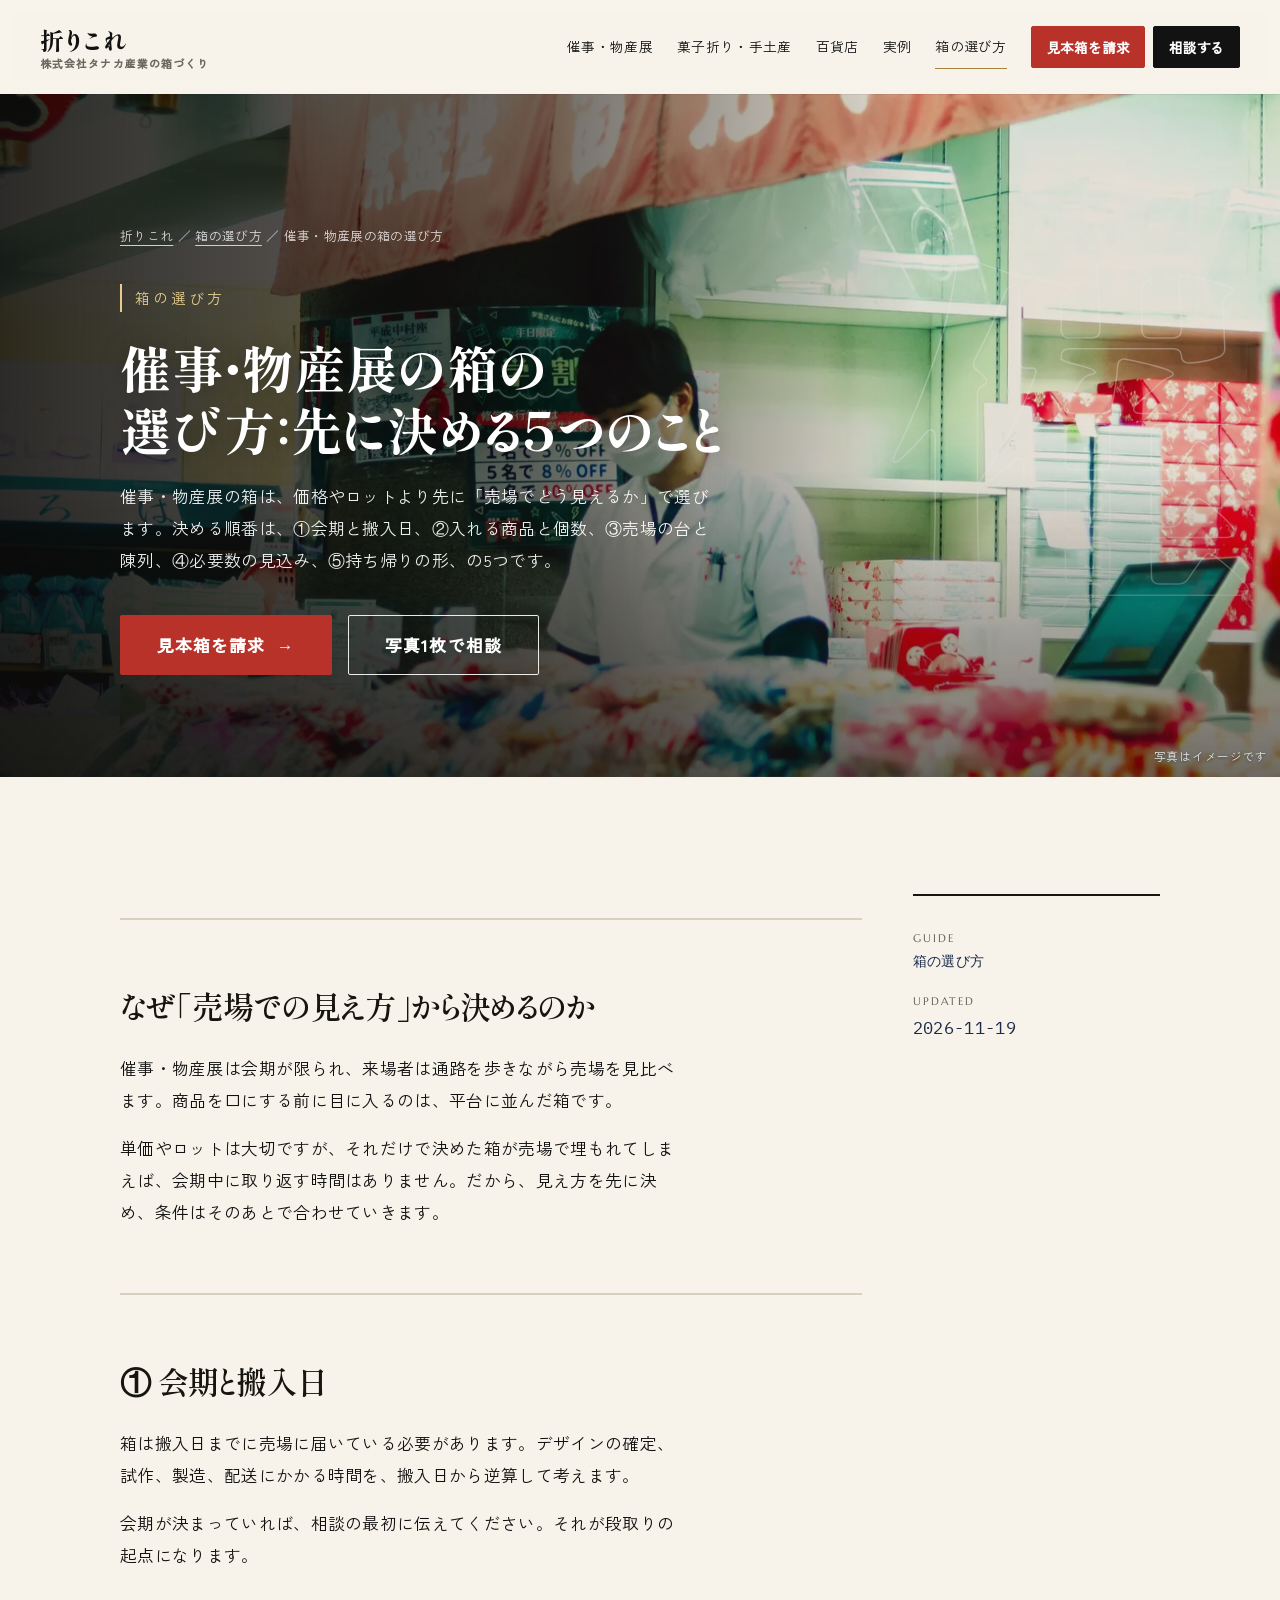
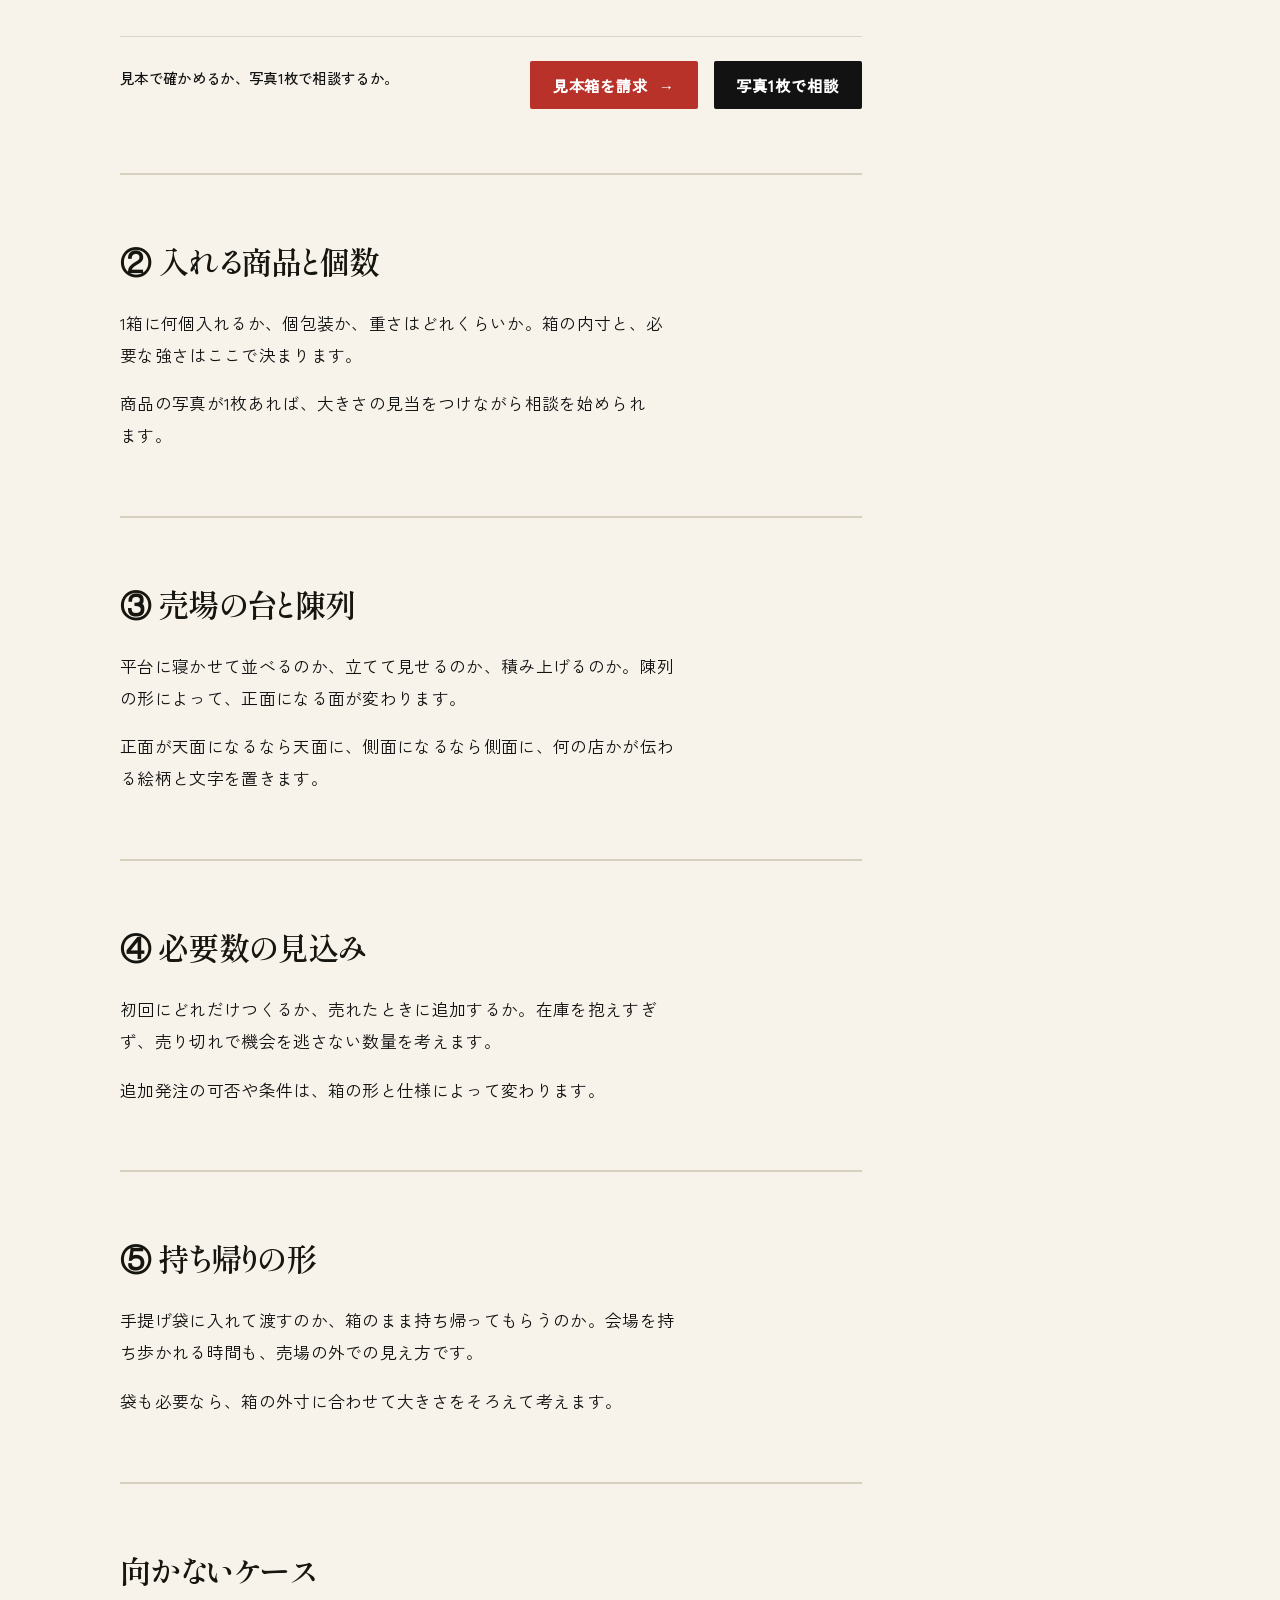
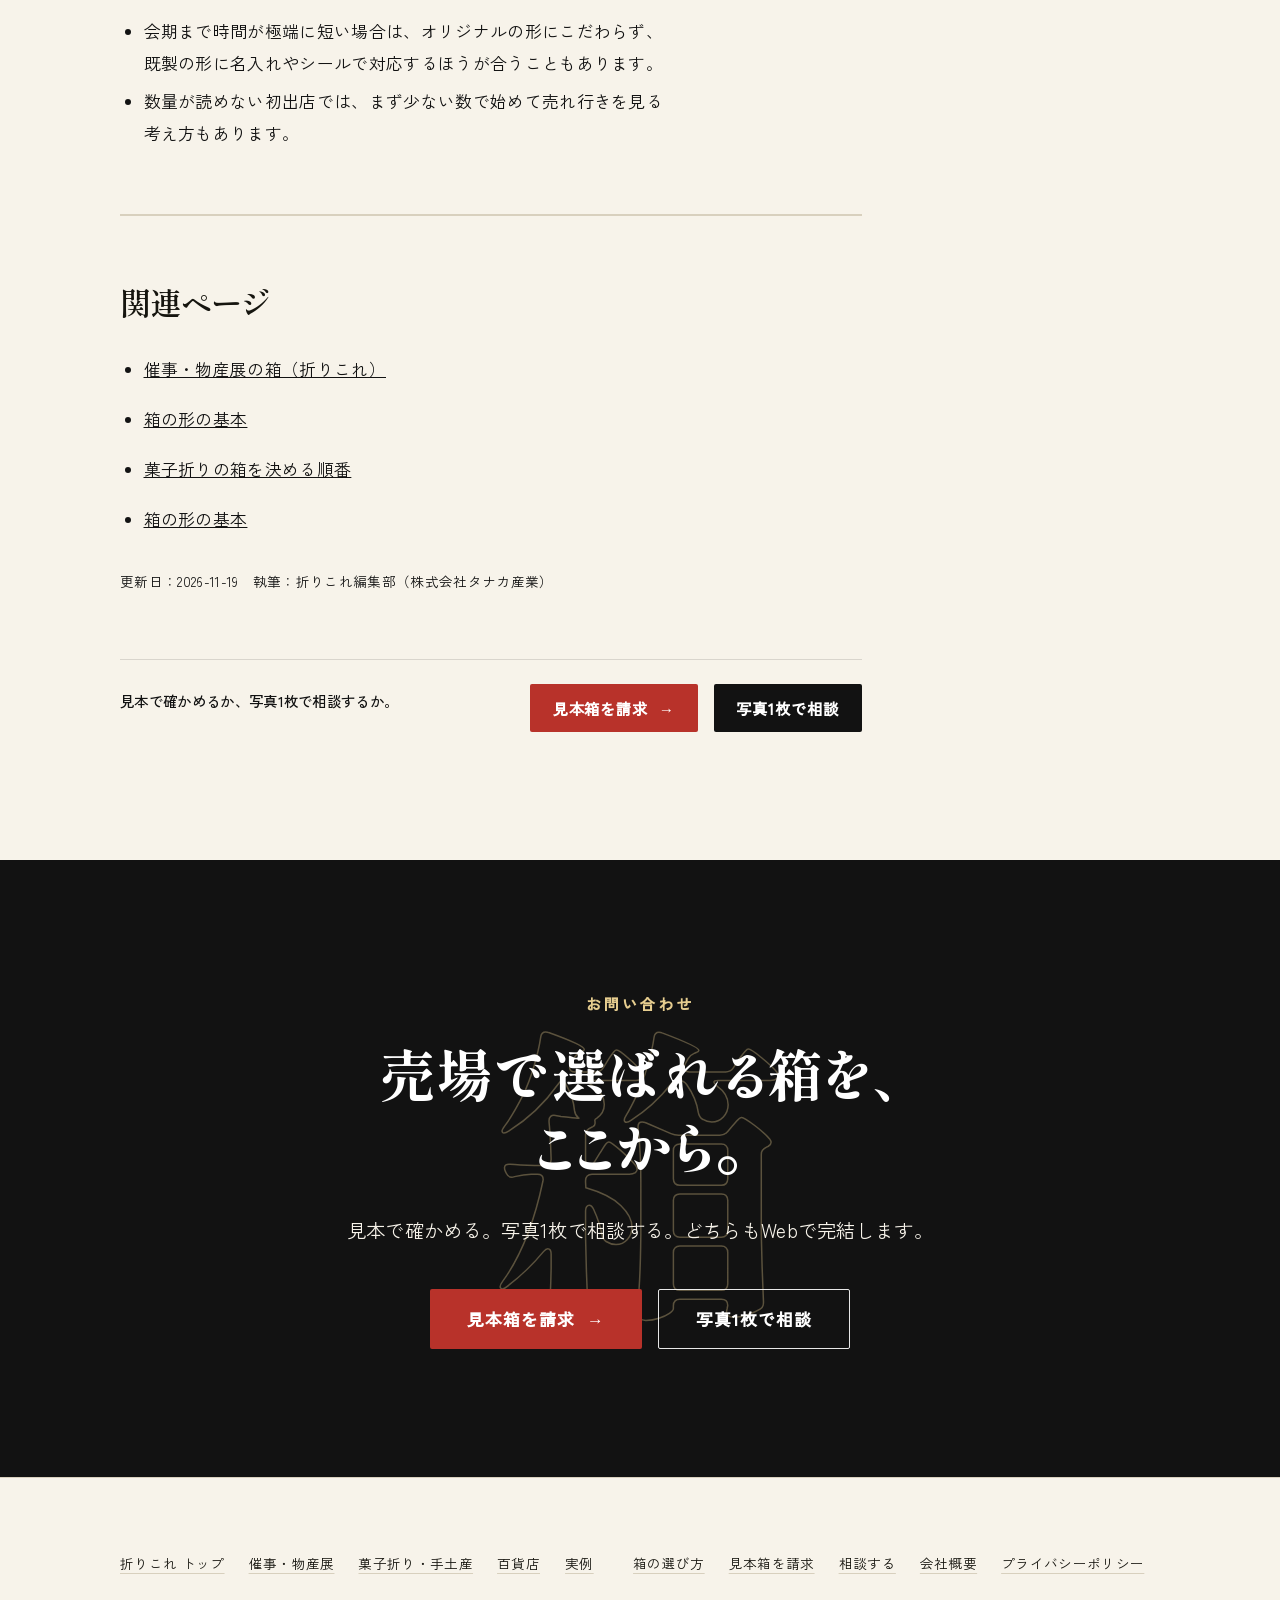
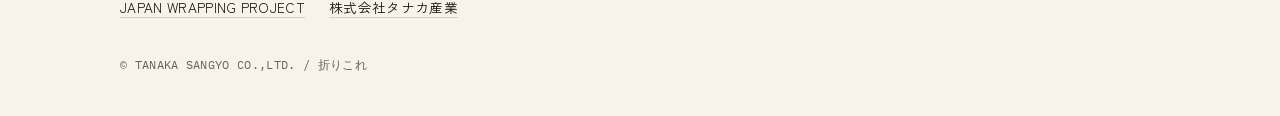
<file: guide/saiji-hako/index.html>
<!DOCTYPE html>
<html lang="ja" data-root="../../">
<head>
<meta charset="UTF-8">
<meta name="viewport" content="width=device-width, initial-scale=1, viewport-fit=cover">
<meta http-equiv="Content-Security-Policy" content="default-src 'self'; script-src 'self' https://www.googletagmanager.com https://challenges.cloudflare.com; connect-src 'self' https://*.google-analytics.com https://*.analytics.google.com https://www.googletagmanager.com https://challenges.cloudflare.com; img-src 'self' data: blob: https://*.google-analytics.com https://www.googletagmanager.com; frame-src https://challenges.cloudflare.com; style-src 'self' 'unsafe-inline'; font-src 'self'; form-action 'self'; base-uri 'self'; object-src 'none'">
<meta name="referrer" content="strict-origin-when-cross-origin">
<script src="../../assets/js/frame-guard.js"></script>
<title>催事・物産展の箱の選び方｜売場で選ばれるために先に決める5つのこと</title>
<meta name="description" content="催事・物産展の箱は、価格やロットより先に「売場でどう見えるか」で選びます。会期と搬入日、商品と個数、売場の台、必要数、持ち帰りの形の5つを決める順番で解説します。">
<meta name="robots" content="noindex,nofollow">
<link rel="canonical" href="https://www.tnk-tanaka.co.jp/orikore/guide/saiji-hako/">
<meta name="theme-color" content="#121212">
<meta property="og:site_name" content="折りこれ｜株式会社タナカ産業">
<meta property="og:locale" content="ja_JP">
<meta property="og:type" content="article">
<meta property="og:url" content="https://www.tnk-tanaka.co.jp/orikore/guide/saiji-hako/">
<meta property="og:title" content="催事・物産展の箱の選び方｜売場で選ばれるために先に決める5つのこと">
<meta property="og:description" content="催事・物産展の箱は、価格やロットより先に「売場でどう見えるか」で選びます。会期と搬入日、商品と個数、売場の台、必要数、持ち帰りの形の5つを決める順番で解説します。">
<meta property="og:image" content="https://www.tnk-tanaka.co.jp/orikore/assets/img/og-orikore.png">
<meta name="twitter:card" content="summary_large_image">
<meta name="twitter:title" content="催事・物産展の箱の選び方｜売場で選ばれるために先に決める5つのこと">
<meta name="twitter:description" content="催事・物産展の箱は、価格やロットより先に「売場でどう見えるか」で選びます。会期と搬入日、商品と個数、売場の台、必要数、持ち帰りの形の5つを決める順番で解説します。">
<meta name="twitter:image" content="https://www.tnk-tanaka.co.jp/orikore/assets/img/og-orikore.png">
<link rel="icon" href="../../assets/img/favicon.svg" type="image/svg+xml">
<link rel="preload" href="../../assets/font/zenkaku-400-subset.woff2" as="font" type="font/woff2" crossorigin>
<link rel="stylesheet" href="../../assets/css/tokens.css?v=18">
<link rel="stylesheet" href="../../assets/css/base.css?v=18">
<link rel="stylesheet" href="../../assets/css/blocks.css?v=18">
<link rel="stylesheet" href="../../assets/css/orikore.css?v=18">
<link rel="stylesheet" href="../../assets/css/pro.css?v=18">
<script type="application/ld+json">{"@context": "https://schema.org", "@graph": [{"@type": "Organization", "@id": "https://www.tnk-tanaka.co.jp/#organization", "name": "株式会社タナカ産業", "alternateName": "TANAKA SANGYO CO.,LTD.", "url": "https://www.tnk-tanaka.co.jp/", "foundingDate": "1977", "contactPoint": {"@type": "ContactPoint", "contactType": "customer service", "email": "info@tnk-tanaka.co.jp", "availableLanguage": "ja"}, "address": {"@type": "PostalAddress", "postalCode": "166-0004", "addressRegion": "東京都", "addressLocality": "杉並区", "streetAddress": "阿佐谷南3-1-27", "addressCountry": "JP"}}, {"@type": "WebPage", "@id": "https://www.tnk-tanaka.co.jp/orikore/guide/saiji-hako/#webpage", "url": "https://www.tnk-tanaka.co.jp/orikore/guide/saiji-hako/", "name": "催事・物産展の箱の選び方｜売場で選ばれるために先に決める5つのこと", "description": "催事・物産展の箱は、価格やロットより先に「売場でどう見えるか」で選びます。会期と搬入日、商品と個数、売場の台、必要数、持ち帰りの形の5つを決める順番で解説します。", "inLanguage": "ja", "isPartOf": {"@type": "WebSite", "name": "折りこれ", "url": "https://www.tnk-tanaka.co.jp/orikore/"}, "publisher": {"@id": "https://www.tnk-tanaka.co.jp/#organization"}, "dateModified": "2026-11-19"}, {"@type": "BreadcrumbList", "itemListElement": [{"@type": "ListItem", "position": 1, "name": "折りこれ", "item": "https://www.tnk-tanaka.co.jp/orikore/"}, {"@type": "ListItem", "position": 2, "name": "箱の選び方", "item": "https://www.tnk-tanaka.co.jp/orikore/guide/"}, {"@type": "ListItem", "position": 3, "name": "催事・物産展の箱の選び方", "item": "https://www.tnk-tanaka.co.jp/orikore/guide/saiji-hako/"}]}, {"@type": "Article", "headline": "催事・物産展の箱の選び方｜売場で選ばれるために先に決める5つのこと", "description": "催事・物産展の箱は、価格やロットより先に「売場でどう見えるか」で選びます。会期と搬入日、商品と個数、売場の台、必要数、持ち帰りの形の5つを決める順番で解説します。", "inLanguage": "ja", "author": {"@type": "Organization", "name": "折りこれ編集部（株式会社タナカ産業）"}, "publisher": {"@id": "https://www.tnk-tanaka.co.jp/#organization"}, "datePublished": "2026-11-19", "dateModified": "2026-11-19", "mainEntityOfPage": "https://www.tnk-tanaka.co.jp/orikore/guide/saiji-hako/"}]}</script>
</head>
<body>
<a class="skip-link" href="#main">本文へ進む</a>
<header class="site-head">
  <a class="brand-mark" href="../../">折りこれ<small>株式会社タナカ産業の箱づくり</small></a>
  <nav class="head-nav" aria-label="主要メニュー"><a href="../../event/">催事・物産展</a><a href="../../gift/">菓子折り・手土産</a><a href="../../department/">百貨店</a><a href="../../cases/">実例</a><a href="../../guide/" aria-current="page">箱の選び方</a></nav>
  <div class="head-ctas"><a class="btn btn--sample" href="../../sample/" data-cta="header" data-door="sample">見本箱を請求</a><a class="btn btn--consult" href="../../contact/" data-cta="header" data-door="contact">相談する</a></div>
</header>
<main id="main">
<section class="hero-ph hero-ph--short hero-ph--article">
  <div class="ph "><img src="../../assets/img/photo/art-saiji-800.webp?v=18" srcset="../../assets/img/photo/art-saiji-800.webp?v=18 800w, ../../assets/img/photo/art-saiji-1600.webp?v=18 1600w" sizes="100vw" alt="菓子が並ぶ売場のカウンター" fetchpriority="high"><span class="ph-note">写真はイメージです</span></div>
  <span class="sukashi" aria-hidden="true">催</span>
  <div class="wrap">
    <nav class="breadcrumb" aria-label="パンくず"><a href="../../">折りこれ</a> ／ <a href="../../guide/">箱の選び方</a> ／ 催事・物産展の箱の選び方</nav>
    <span class="tag">箱の選び方</span>
    <h1>催事・物産展の箱の選び方：<span class="nb">先に決める5つのこと</span></h1>
    <p class="lead">催事・物産展の箱は、価格やロットより先に「売場でどう見えるか」で選びます。決める順番は、①会期と搬入日、②入れる商品と個数、③売場の台と陳列、④必要数の見込み、⑤持ち帰りの形、の5つです。</p>
    <div class="door-row"><a class="btn btn--red btn-xl" href="../../sample/" data-cta="guide_fv" data-door="sample">見本箱を請求<span class="arr" aria-hidden="true">→</span></a><a class="btn btn--line btn-xl" href="../../contact/" data-cta="guide_fv" data-door="contact">写真1枚で相談</a></div>
  </div>
</section>
<section class="sec" style="padding-top:clamp(48px,6vw,80px)"><div class="wrap article-grid">
  <div class="prose">
    
    <div class='hr'></div><h2>なぜ「売場での見え方」から決めるのか</h2><p>催事・物産展は会期が限られ、来場者は通路を歩きながら売場を見比べます。商品を口にする前に目に入るのは、平台に並んだ箱です。</p><p>単価やロットは大切ですが、それだけで決めた箱が売場で埋もれてしまえば、会期中に取り返す時間はありません。だから、見え方を先に決め、条件はそのあとで合わせていきます。</p><div class='hr'></div><h2>① 会期と搬入日</h2><p>箱は搬入日までに売場に届いている必要があります。デザインの確定、試作、製造、配送にかかる時間を、搬入日から逆算して考えます。</p><p>会期が決まっていれば、相談の最初に伝えてください。それが段取りの起点になります。</p><div class="sec-cta"><p>見本で確かめるか、写真1枚で相談するか。</p><a class="btn btn--red" href="../../sample/" data-cta="guide_article_mid" data-door="sample">見本箱を請求<span class="arr" aria-hidden="true">→</span></a><a class="btn btn--ink" href="../../contact/" data-cta="guide_article_mid" data-door="contact">写真1枚で相談</a></div><div class='hr'></div><h2>② 入れる商品と個数</h2><p>1箱に何個入れるか、個包装か、重さはどれくらいか。箱の内寸と、必要な強さはここで決まります。</p><p>商品の写真が1枚あれば、大きさの見当をつけながら相談を始められます。</p><div class='hr'></div><h2>③ 売場の台と陳列</h2><p>平台に寝かせて並べるのか、立てて見せるのか、積み上げるのか。陳列の形によって、正面になる面が変わります。</p><p>正面が天面になるなら天面に、側面になるなら側面に、何の店かが伝わる絵柄と文字を置きます。</p><div class='hr'></div><h2>④ 必要数の見込み</h2><p>初回にどれだけつくるか、売れたときに追加するか。在庫を抱えすぎず、売り切れで機会を逃さない数量を考えます。</p><p>追加発注の可否や条件は、箱の形と仕様によって変わります。</p><div class='hr'></div><h2>⑤ 持ち帰りの形</h2><p>手提げ袋に入れて渡すのか、箱のまま持ち帰ってもらうのか。会場を持ち歩かれる時間も、売場の外での見え方です。</p><p>袋も必要なら、箱の外寸に合わせて大きさをそろえて考えます。</p>
    <div class='hr'></div><h2>向かないケース</h2><ul><li>会期まで時間が極端に短い場合は、オリジナルの形にこだわらず、既製の形に名入れやシールで対応するほうが合うこともあります。</li><li>数量が読めない初出店では、まず少ない数で始めて売れ行きを見る考え方もあります。</li></ul>
    <div class='hr'></div><h2>関連ページ</h2><ul><li><a href="../../event/">催事・物産展の箱（折りこれ）</a></li><li><a href="../../guide/hako-katachi/">箱の形の基本</a></li><li><a href="../../guide/kashiori-hako/">菓子折りの箱を決める順番</a></li><li><a href="../../guide/hako-katachi/">箱の形の基本</a></li></ul>
    <p class="small" style="margin-top:2em">更新日：2026-11-19　執筆：折りこれ編集部（株式会社タナカ産業）</p>
    <div class="sec-cta"><p>見本で確かめるか、写真1枚で相談するか。</p><a class="btn btn--red" href="../../sample/" data-cta="guide_article_end" data-door="sample">見本箱を請求<span class="arr" aria-hidden="true">→</span></a><a class="btn btn--ink" href="../../contact/" data-cta="guide_article_end" data-door="contact">写真1枚で相談</a></div>
  </div>
  <dl class="side-note"><dt>Guide</dt><dd style="font-size:.85rem">箱の選び方</dd><dt>Updated</dt><dd>2026-11-19</dd></dl>
</div></section>

<section class="sec sec--ink closing">
<span class="sukashi-paper" aria-hidden="true">箱</span>
<div class="wrap">
<span class="sec-label">お問い合わせ</span>
<h2 class="sec-h">売場で選ばれる箱を、<br>ここから。</h2>
<p class="sec-lead" style="margin:0 auto">見本で確かめる。写真1枚で相談する。どちらもWebで完結します。</p>
<div class="door-row"><a class="btn btn--red btn-xl" href="../../sample/" data-cta="guide_bottom" data-door="sample">見本箱を請求<span class="arr" aria-hidden="true">→</span></a><a class="btn btn--line btn-xl" href="../../contact/" data-cta="guide_bottom" data-door="contact">写真1枚で相談</a></div>
</div></section>
</main>
<footer class="site-foot">
  <div class="wrap">
    <nav aria-label="サイト内リンク">
      <a href="../../">折りこれ トップ</a><a href="../../event/">催事・物産展</a><a href="../../gift/">菓子折り・手土産</a><a href="../../department/">百貨店</a><a href="../../cases/">実例</a><a href="../../guide/">箱の選び方</a>
      <a href="../../sample/">見本箱を請求</a><a href="../../contact/">相談する</a>
      <a href="https://www.tnk-tanaka.co.jp/company/">会社概要</a>
      <a href="https://www.tnk-tanaka.co.jp/privacy">プライバシーポリシー</a>
      <a href="https://www.tnk-tanaka.co.jp/jwp/">JAPAN WRAPPING PROJECT</a>
      <a href="https://www.tnk-tanaka.co.jp/">株式会社タナカ産業</a>
    </nav>
    <p class="copyright">&copy; TANAKA SANGYO CO.,LTD. / 折りこれ</p>
  </div>
</footer>
<div class="cta-bar" role="navigation" aria-label="問い合わせ"><a class="btn btn--sample" href="../../sample/" data-cta="bottom_bar" data-door="sample">見本箱を請求</a><a class="btn btn--consult" href="../../contact/" data-cta="bottom_bar" data-door="contact">相談する<small>写真1枚OK</small></a></div>
<script src="../../assets/js/config.js?v=18" defer></script>
<script src="../../assets/js/orikore.js?v=18" defer></script>
<script src="../../assets/js/motion.js?v=18" defer></script>
</body>
</html>
</file>
<file: assets/css/tokens.css>
/* ============================================================
   JWP ポータブルブロック共通 デザイントークン
   準拠: JWPブロック量産 実行プロンプト v1.0 §3-1〜3-4
   このファイル以外で色・書体・余白の生値を定義しない。
   ============================================================ */
:root{
  /* ---- 色（これ以外の色を使わない）---- */
  --sumi:      #16150F;  /* 墨。本文色／反転時の地 */
  --washi:     #F2EEE4;  /* 和紙。基本地色 */
  --washi-2:   #E7E0D2;  /* 和紙・段差用 */
  --ai:        #1B2A4A;  /* 藍。見出しアクセント・図版の主線 */
  --shin:      #A8823C;  /* 真鍮箔。低彩度。面で使わず線と文字のみ */
  --gin:       #9EA3A8;  /* 銀箔 */
  --shu:       #9E2B25;  /* 深朱。差し色。画面占有3%未満 */
  --matsu:     #3E5C4B;  /* 松葉。辞典カテゴリ用の深緑 */
  --keisen:    #D8D0BE;  /* 罫線 */

  /* ---- 書体（4役）---- */
  --font-display-ja: "Shippori Mincho B1 Subset","Shippori Mincho B1",serif;
  --font-body-ja:    "Zen Kaku Gothic New Subset","Zen Kaku Gothic New","Hiragino Kaku Gothic ProN","Yu Gothic",sans-serif;
  --font-display-en: "Marcellus Subset",Marcellus,serif;
  --font-data:       "IBM Plex Mono Subset","IBM Plex Mono",ui-monospace,Consolas,monospace;

  /* ---- 余白（8pxグリッド・飛び階段）---- */
  --sp-1: 4px;
  --sp-2: 8px;
  --sp-3: 16px;
  --sp-4: 24px;
  --sp-5: 40px;
  --sp-6: 64px;
  --sp-7: 104px;

  /* ---- 角（折りと断裁の世界。0 か 2px のみ）---- */
  --radius: 2px;

  /* ---- 寸法 ---- */
  --measure: 62ch;            /* 本文最大幅 */
  --wrap-max: 1120px;
}
</file>
<file: assets/css/base.css>
/* ============================================================
   JWP ポータブルブロック共通 ベース
   準拠: JWPブロック量産 実行プロンプト v1.0 §3
   前提: tokens.css を先に読み込む。外部CDN依存ゼロ（フォント自己ホスト）。
   ============================================================ */

/* ---- 自己ホストフォント（Google Fonts CDN 直リンク禁止）---- */
@font-face{
  font-family:"Shippori Mincho B1 Subset";
  src:url("../font/shippori-b1-600-subset.woff2") format("woff2");
  font-weight:600; font-style:normal; font-display:swap;
}
@font-face{
  font-family:"Shippori Mincho B1 Subset";
  src:url("../font/shippori-b1-800-subset.woff2") format("woff2");
  font-weight:800; font-style:normal; font-display:swap;
}
@font-face{
  font-family:"Zen Kaku Gothic New Subset";
  src:url("../font/zenkaku-400-subset.woff2") format("woff2");
  font-weight:400; font-style:normal; font-display:swap;
}
@font-face{
  font-family:"Zen Kaku Gothic New Subset";
  src:url("../font/zenkaku-500-subset.woff2") format("woff2");
  font-weight:500; font-style:normal; font-display:swap;
}
@font-face{
  font-family:"Marcellus Subset";
  src:url("../font/marcellus-400-subset.woff2") format("woff2");
  font-weight:400; font-style:normal; font-display:swap;
}
@font-face{
  font-family:"IBM Plex Mono Subset";
  src:url("../font/plexmono-400-subset.woff2") format("woff2");
  font-weight:400; font-style:normal; font-display:swap;
}
@font-face{
  font-family:"IBM Plex Mono Subset";
  src:url("../font/plexmono-600-subset.woff2") format("woff2");
  font-weight:600; font-style:normal; font-display:swap;
}

/* ---- リセット最小 ---- */
*,*::before,*::after{box-sizing:border-box;margin:0;padding:0}
html{-webkit-text-size-adjust:100%;scroll-behavior:smooth}
body{
  font-family:var(--font-body-ja);
  font-weight:400;
  color:var(--sumi);
  background:var(--washi);
  line-height:1.9;
  font-size:16px;
  letter-spacing:.02em;
  font-feature-settings:"palt";
  /* 禁則処理: 行頭の「。、」」等を禁止し、単語の無理な分断を避ける */
  line-break:strict;
  word-break:normal;
  overflow-wrap:break-word;
}
h1,h2,h3{text-wrap:balance;word-break:auto-phrase}  /* 見出しは文節単位で折返し（非対応ブラウザはnormal） */
.nb{display:inline-block}
p,li,dd{text-wrap:pretty}        /* 本文は孤立行・不格好な折返しを避ける */
img,svg{max-width:100%;height:auto;display:block}
a{color:inherit}
ul,ol{list-style:none}
table{border-collapse:collapse;width:100%}

/* ---- レイアウト ---- */
.wrap{max-width:var(--wrap-max);margin:0 auto;padding:0 clamp(20px,4vw,40px)}
.section{padding:var(--sp-6) 0}
.section--roomy{padding:var(--sp-7) 0}
.measure{max-width:var(--measure)}

/* 本文カラム 3:1（記事＋実測サイドノート） */
.article-grid{display:grid;grid-template-columns:3fr 1fr;gap:clamp(var(--sp-4),4vw,var(--sp-6));align-items:start}
.article-grid .side-note{position:sticky;top:var(--sp-5)}
@media(max-width:860px){
  .article-grid{grid-template-columns:1fr}
  .article-grid .side-note{position:static}
}

/* ---- タイポグラフィ ---- */
h1,h2{font-family:var(--font-display-ja);font-weight:800;letter-spacing:-.02em;line-height:1.4;color:var(--sumi)}
h1{font-size:clamp(2.4rem,5vw,4.2rem);font-weight:800}
h2{font-size:clamp(1.5rem,3vw,2.1rem);font-weight:600}
h3{font-family:var(--font-body-ja);font-weight:500;font-size:clamp(1.15rem,2vw,1.35rem);line-height:1.6}
p{max-width:var(--measure)}
.eyebrow{
  font-family:var(--font-display-en);
  font-size:.82rem;letter-spacing:.22em;text-transform:uppercase;
  color:var(--ai);
}
.small{font-size:.85rem}
.data,
.data-table td.num,.data-table th.num{
  font-family:var(--font-data);
  font-feature-settings:"tnum";
  letter-spacing:0;
}

/* ---- 罫線・区切り ---- */
.hr{border:0;border-top:1px solid var(--keisen);margin:var(--sp-6) 0}

/* ---- ヘッダー／フッター（テンプレート部品から展開）---- */
.site-head{
  display:flex;justify-content:space-between;align-items:center;gap:var(--sp-3);
  padding:var(--sp-3) clamp(20px,4vw,40px);
  border-bottom:1px solid var(--keisen);
  background:color-mix(in srgb,var(--washi) 92%,transparent);
  position:sticky;top:0;z-index:20;backdrop-filter:blur(6px);
}
.brand-mark{
  font-family:var(--font-display-en);font-size:1rem;letter-spacing:.14em;
  text-decoration:none;color:var(--sumi);line-height:1.3;
}
.brand-mark small{display:block;font-family:var(--font-body-ja);font-size:.68rem;letter-spacing:.1em;color:var(--gin)}
.nav-cta{
  font-size:.85rem;font-weight:500;text-decoration:none;
  color:var(--washi);background:var(--ai);
  padding:.65em 1.4em;border-radius:var(--radius);
  white-space:nowrap;
}
.nav-cta:hover{background:var(--sumi)}
.site-foot{
  border-top:1px solid var(--keisen);
  padding:var(--sp-6) 0 var(--sp-5);
  font-size:.85rem;color:var(--sumi);
}
.site-foot nav{display:flex;flex-wrap:wrap;gap:var(--sp-3) var(--sp-4);margin-bottom:var(--sp-4)}
.site-foot a{text-decoration:none;border-bottom:1px solid var(--keisen)}
.site-foot a:hover{border-bottom-color:var(--shin)}
.site-foot .copyright{color:var(--gin);font-family:var(--font-data);font-size:.72rem}

/* ---- パンくず ---- */
.breadcrumb{font-size:.8rem;color:var(--gin);margin-bottom:var(--sp-4)}
.breadcrumb a{color:var(--gin);text-decoration:none;border-bottom:1px solid var(--keisen)}
.breadcrumb a:hover{color:var(--ai)}

/* ---- 反転（計測室＝ダークセクション）---- */
.inverse{background:var(--sumi);color:var(--washi)}
.inverse h1,.inverse h2,.inverse h3{color:var(--washi)}
.inverse .eyebrow{color:var(--shin)}
.inverse a{color:var(--washi)}
.inverse .hr{border-top-color:color-mix(in srgb,var(--washi) 22%,transparent)}

/* ---- アクセシビリティ ---- */
:focus-visible{outline:2px solid var(--ai);outline-offset:2px}
.skip-link{
  position:absolute;left:-9999px;top:0;background:var(--sumi);color:var(--washi);
  padding:.6em 1.2em;z-index:99;
}
.skip-link:focus{left:0}

@media (prefers-reduced-motion: reduce){
  html{scroll-behavior:auto}
}
</file>
<file: assets/css/blocks.css>
/* ============================================================
   JWP ポータブルブロック共通 コンポーネント
   準拠: JWPブロック量産 実行プロンプト v1.0 §3・§4・§7
   ============================================================ */

/* ---- 冒頭80字の結論（AI引用ゾーン）---- */
.conclusion{
  border:1px solid var(--keisen);
  border-left:3px solid var(--ai);
  padding:var(--sp-4) var(--sp-4);
  margin:var(--sp-5) 0;
  font-weight:500;
  font-size:1.05rem;
  max-width:var(--measure);
  background:color-mix(in srgb,var(--washi-2) 45%,var(--washi));
}
.conclusion .data{color:var(--ai)}

/* ---- 測定条件テーブル・実測値テーブル ---- */
.data-table caption{
  text-align:left;font-size:.85rem;color:var(--sumi);
  font-weight:500;padding-bottom:var(--sp-2);
}
.data-table th,.data-table td{
  border:1px solid var(--keisen);
  padding:.6em .9em;font-size:.9rem;text-align:left;
  vertical-align:top;
}
.data-table thead th{
  background:var(--washi-2);font-weight:500;
}
.data-table td.num,.data-table th.num{text-align:right}
.inverse .data-table th,.inverse .data-table td{border-color:color-mix(in srgb,var(--washi) 25%,transparent)}
.inverse .data-table thead th{background:color-mix(in srgb,var(--washi) 12%,transparent)}
.table-scroll{overflow-x:auto;margin:var(--sp-4) 0}

/* ---- 実測サイドノート（sticky・Monoで縦積み）---- */
.side-note{
  border-top:2px solid var(--sumi);
  padding-top:var(--sp-3);
  font-size:.82rem;
}
.side-note dt{
  font-family:var(--font-display-en);
  font-size:.7rem;letter-spacing:.18em;text-transform:uppercase;
  color:var(--gin);margin-top:var(--sp-3);
}
.side-note dd{
  font-family:var(--font-data);
  font-size:1.05rem;color:var(--ai);
}
.inverse .side-note dd{color:var(--shin)}

/* ---- FAQ ---- */
.faq{max-width:var(--measure)}
.faq details{border-bottom:1px solid var(--keisen)}
.faq summary{
  cursor:pointer;padding:var(--sp-3) 0;font-weight:500;
  list-style:none;position:relative;padding-right:2em;
}
.faq summary::-webkit-details-marker{display:none}
.faq summary::after{
  content:"＋";position:absolute;right:.2em;top:50%;transform:translateY(-50%);
  color:var(--shin);font-family:var(--font-data);
}
.faq details[open] summary::after{content:"−"}
.faq .faq-a{padding:0 0 var(--sp-3);color:color-mix(in srgb,var(--sumi) 82%,var(--washi))}

/* ---- CTA（記事末尾1本のみ）---- */
.cta-block{
  border:1px solid var(--keisen);
  padding:var(--sp-5) var(--sp-4);
  margin:var(--sp-6) 0 0;
  text-align:center;
}
.cta-block p{margin:0 auto var(--sp-4);max-width:38em}
.cta-block .nav-cta{display:inline-block;font-size:.95rem;padding:.9em 2.4em}

/* ---- DATA-PENDING（未測定スタブ）---- */
.pending-note{
  border:1px dashed var(--gin);
  padding:var(--sp-4);
  margin:var(--sp-5) 0;
  max-width:var(--measure);
  font-size:.9rem;color:color-mix(in srgb,var(--sumi) 75%,var(--washi));
}
.pending-note strong{color:var(--shu)}

/* ---- ダイライン（抜き型展開図）---- */
.dieline{margin:var(--sp-5) 0}
.dieline svg{width:100%;height:auto}
.dieline .cut   {stroke:var(--ai);stroke-width:1.6;fill:none}                     /* 実線＝カット */
.dieline .crease{stroke:var(--ai);stroke-width:1.1;stroke-dasharray:6 5;fill:none} /* 破線＝罫線（折り） */
.dieline .perf  {stroke:var(--ai);stroke-width:1.1;stroke-dasharray:10 4 2 4;fill:none} /* 一点鎖線＝ミシン目 */
.dieline .half  {stroke:var(--ai);stroke-width:1.1;stroke-dasharray:10 4 2 4 2 4;fill:none} /* 二点鎖線＝ハーフカット */
.dieline .fill-paper{fill:color-mix(in srgb,var(--washi-2) 60%,var(--washi));stroke:none}
.dieline-legend{
  display:flex;flex-wrap:wrap;gap:var(--sp-2) var(--sp-4);
  font-size:.75rem;color:var(--sumi);margin-top:var(--sp-2);
}
.dieline-legend span{display:inline-flex;align-items:center;gap:.5em}
.dieline-legend i{display:inline-block;width:34px;border-top-style:solid;border-top-color:var(--ai)}
.dieline-legend .l-cut i{border-top-width:2px}
.dieline-legend .l-crease i{border-top-width:1px;border-top-style:dashed}
.dieline-legend .l-perf i,.dieline-legend .l-half i{border-top-width:1px;border-top-style:dotted}

/* ---- カード（ハブの記事一覧）---- */
.card-grid{
  display:grid;grid-template-columns:repeat(auto-fill,minmax(280px,1fr));
  gap:var(--sp-4);margin-top:var(--sp-5);
}
.card{
  border:1px solid var(--keisen);
  padding:var(--sp-4);
  text-decoration:none;display:block;
  background:var(--washi);
  border-radius:var(--radius);
  transition:border-color .25s ease;
}
.card:hover{border-color:var(--shin)}
.card .card-no{
  font-family:var(--font-data);font-size:.72rem;color:var(--gin);
  display:block;margin-bottom:var(--sp-2);
}
.card h3{font-family:var(--font-display-ja);font-weight:600;font-size:1.05rem;margin-bottom:var(--sp-2)}
.card p{font-size:.85rem;color:color-mix(in srgb,var(--sumi) 75%,var(--washi))}
.card .card-tag{
  display:inline-block;margin-top:var(--sp-3);
  font-family:var(--font-data);font-size:.68rem;letter-spacing:.08em;
  color:var(--ai);border:1px solid var(--keisen);padding:.2em .7em;
}
.card.is-pending{opacity:.62}
.card.is-pending .card-tag{color:var(--shu);border-color:var(--shu)}

/* ---- 箔ハイライト（静止色でなく光の走り）---- */
@property --foil-angle{syntax:"<angle>";initial-value:120deg;inherits:false}
.foil{
  background:conic-gradient(from var(--foil-angle),
    var(--shin) 0deg, #C9A96A 40deg, var(--shin) 80deg, #8A6C30 180deg, var(--shin) 360deg);
  -webkit-background-clip:text;background-clip:text;
  color:transparent;
}
.foil--gin{
  background:conic-gradient(from var(--foil-angle),
    var(--gin) 0deg, #C7CBCF 40deg, var(--gin) 80deg, #7E8489 180deg, var(--gin) 360deg);
  -webkit-background-clip:text;background-clip:text;color:transparent;
}

/* ---- リビール（1ページに orchestrated な瞬間は1つだけ）---- */
@supports (animation-timeline: view()) {
  .reveal{
    animation:reveal linear both;
    animation-timeline:view();
    animation-range:entry 10% cover 28%;
  }
}
@keyframes reveal{from{opacity:0;transform:translateY(14px)}to{opacity:1;transform:none}}
/* JSフォールバック（motion.js が .reveal に .is-inview を付与） */
.no-scroll-timeline .reveal{opacity:0;transform:translateY(14px);transition:opacity .7s ease,transform .7s ease}
.no-scroll-timeline .reveal.is-inview{opacity:1;transform:none}

/* ダイライン描画（stroke-dashoffset は motion.js が制御） */
.dieline[data-draw] .cut,
.dieline[data-draw] .crease,
.dieline[data-draw] .perf,
.dieline[data-draw] .half{
  stroke-dashoffset:var(--draw,0);
}

/* ================================================================
   包装用語辞典（GLOSSARY）専用コンポーネント
   ================================================================ */

/* カテゴリ色（6分類） */
.cat-kami   { --cat:#A8823C }  /* 紙・素材=真鍮 */
.cat-insatsu{ --cat:#1B2A4A }  /* 印刷=藍 */
.cat-kakou  { --cat:#9E2B25 }  /* 加工=深朱 */
.cat-seitai { --cat:#3E5C4B }  /* 製袋・製函=松葉 */
.cat-sekkei { --cat:#16150F }  /* 設計・データ=墨 */
.cat-butsuryu{--cat:#6B7280 }  /* 物流・発注=銀鼠 */

.cat-chip{
  display:inline-block;font-size:.72rem;font-weight:500;letter-spacing:.08em;
  color:var(--cat,var(--ai));border:1px solid var(--cat,var(--ai));
  padding:.2em .8em;border-radius:var(--radius);background:var(--washi);
}

/* 文様帯 ── カテゴリ色で染まるヒーロー背景（常時ゆっくり流れる） */
.pattern-band{
  position:relative;overflow:hidden;
}
.pattern-band > .pattern-bg{
  position:absolute;inset:-15% -15% 0 0;color:var(--cat,var(--ai));opacity:.11;pointer-events:none;
  animation:pt-drift 90s linear infinite alternate;
}
.pattern-band > .wrap{position:relative}
@keyframes pt-drift{from{transform:translate(0,0)}to{transform:translate(-60px,-34px)}}

/* ---- ヒーロー4変奏（slugシードで割当・ページごとに顔を変える） ---- */
/* v0: 特大文字すかし */
.hero-mark{
  position:absolute;right:-.05em;bottom:-.28em;z-index:0;pointer-events:none;user-select:none;
  font-family:var(--font-display-ja);font-weight:800;line-height:1;
  font-size:clamp(11rem,26vw,20rem);color:var(--cat,var(--ai));opacity:.09;
}
/* v1: 縦組み短冊（題箋） */
.tanzaku{
  position:absolute;top:0;right:clamp(12px,6vw,72px);z-index:1;
  writing-mode:vertical-rl;font-family:var(--font-display-ja);font-weight:600;
  font-size:clamp(1.1rem,2.4vw,1.6rem);letter-spacing:.3em;
  background:var(--cat,var(--ai));color:var(--washi);
  padding:1.2em .55em 1.6em;border-radius:0 0 var(--radius) var(--radius);
}
.tanzaku small{font-size:.55em;letter-spacing:.2em;opacity:.75}
@media(max-width:640px){.tanzaku{display:none}} /* 小画面はh1と重なるため装飾を落とす（情報はh1に完備） */
/* v2: 色面分割（読みの大活字パネル） */
.hero-split{display:grid;grid-template-columns:1.6fr 1fr;gap:clamp(20px,4vw,56px);align-items:stretch}
.hero-panel{
  position:relative;overflow:hidden;background:var(--cat,var(--ai));color:var(--washi);
  display:flex;align-items:center;justify-content:center;min-height:200px;
  border-radius:var(--radius);
}
.hero-panel .pattern-bg{position:absolute;inset:0;color:var(--washi);opacity:.16;animation:pt-drift 90s linear infinite alternate}
.hero-panel .kana{
  position:relative;font-family:var(--font-display-ja);font-weight:600;
  font-size:clamp(1.6rem,3.6vw,2.6rem);letter-spacing:.2em;writing-mode:vertical-rl;
}
@media(max-width:760px){.hero-split{grid-template-columns:1fr}.hero-panel{min-height:120px}.hero-panel .kana{writing-mode:horizontal-tb}}
/* v3: 墨地反転 */
.pattern-band.ink{background:var(--sumi);color:var(--washi)}
.pattern-band.ink h1,.pattern-band.ink h2{color:var(--washi)}
.pattern-band.ink .pattern-bg{opacity:.2}
.pattern-band.ink .breadcrumb,.pattern-band.ink .breadcrumb a{color:color-mix(in srgb,var(--washi) 55%,transparent)}
.pattern-band.ink .eyebrow{color:var(--shin)}
.pattern-band.ink .conclusion{background:color-mix(in srgb,var(--washi) 8%,transparent);border-color:color-mix(in srgb,var(--washi) 25%,transparent);border-left-color:var(--shin)}
.pattern-band.ink .cat-chip{background:transparent;color:var(--washi);border-color:color-mix(in srgb,var(--washi) 45%,transparent)}
.pattern-band.ink .hero-mark{opacity:.14}
.pattern-band.ink .pattern-bg,.pattern-band.ink .hero-mark{color:var(--shin)} /* 墨地では金で描く（設計=墨カテゴリ対策含む） */
.pattern-band.ink .lead{color:color-mix(in srgb,var(--washi) 82%,transparent)}

/* 箔スイープ（見出しの1語だけに使う） */
.foil-sweep{
  background:linear-gradient(100deg,var(--shin) 20%,#E8CE8F 38%,var(--shin) 55%,#8A6C30 75%,var(--shin) 92%);
  background-size:220% 100%;
  -webkit-background-clip:text;background-clip:text;color:transparent;
  animation:foil-slide 7s ease-in-out infinite;
}
@keyframes foil-slide{0%,100%{background-position:0% 0}50%{background-position:100% 0}}

/* 統計列 */
.stat-row{display:flex;flex-wrap:wrap;gap:clamp(20px,4vw,56px);margin-top:var(--sp-5)}
.stat-row .stat b{
  display:block;font-family:var(--font-data);font-weight:600;
  font-size:clamp(1.6rem,3.2vw,2.4rem);color:var(--shin);letter-spacing:0;
}
.stat-row .stat span{font-size:.78rem;color:inherit;opacity:.7}

/* カードのホバー所作 */
.card,.cat-tile{transition:border-color .25s ease,transform .25s ease,box-shadow .25s ease}
.card:hover,.cat-tile:hover{transform:translateY(-3px);box-shadow:0 10px 24px -18px rgba(22,21,15,.55)}
.cat-tile{position:relative;overflow:hidden}
.cat-tile .pattern-bg{position:absolute;inset:0;color:var(--cat,var(--ai));opacity:.07;pointer-events:none}
.cat-tile h3,.cat-tile .n{position:relative}

/* 週プレート（学習コース） */
.course-week{position:relative;overflow:hidden}
.course-week .wk-mark{
  position:absolute;right:-.06em;bottom:-.35em;pointer-events:none;user-select:none;
  font-family:var(--font-data);font-weight:600;line-height:1;
  font-size:6.5rem;color:var(--cat,var(--ai));opacity:.08;
}
.course-week > *{position:relative}

/* ================================================================
   華やか強化 ── カテゴリ色をページ全体に浸透させる
   （<main class="cat-*"> から --cat を継承する前提）
   ================================================================ */
.pattern-band{background:linear-gradient(135deg,color-mix(in srgb,var(--cat,var(--ai)) 13%,var(--washi)),var(--washi) 58%)}
.pattern-band.ink{background:linear-gradient(150deg,#262217,var(--sumi) 62%)}
.pattern-band > .pattern-bg{opacity:.17}
.pattern-band.ink .pattern-bg{opacity:.28}
.hero-mark{opacity:.13}
.pattern-band.ink .hero-mark{opacity:.17}

/* 見出し下の金の飾り罫（カテゴリ色→真鍮のグラデ） */
.pattern-band h1{position:relative;padding-bottom:.32em}
.pattern-band h1::after{
  content:"";position:absolute;left:0;bottom:0;height:3px;width:2.6em;
  background:linear-gradient(90deg,var(--cat,var(--ai)),var(--shin));
}
.pattern-band.ink h1::after{background:linear-gradient(90deg,var(--shin),#E8CE8F)}

/* カテゴリチップは色面で */
.cat-chip{background:var(--cat,var(--ai));color:var(--washi);border-color:var(--cat,var(--ai))}
.pattern-band.ink .cat-chip{background:transparent;color:var(--washi);border-color:color-mix(in srgb,var(--washi) 45%,transparent)}

/* 結論箱・表・サイドノート・FAQ・目印にカテゴリ色 */
.pattern-band:not(.ink) .conclusion{
  background:color-mix(in srgb,var(--cat,var(--ai)) 7%,var(--washi));
  border-left:4px solid var(--cat,var(--ai));
}
.data-table thead th{background:color-mix(in srgb,var(--cat,var(--keisen)) 14%,var(--washi-2))}
.data-table th[scope="row"]{background:color-mix(in srgb,var(--cat,var(--keisen)) 8%,var(--washi-2))}
.side-note{border-top-color:var(--cat,var(--sumi))}
.side-note dd{color:var(--cat,var(--ai))}
.faq summary::after{color:var(--cat,var(--shin))}
.faq details[open]{background:color-mix(in srgb,var(--cat,var(--keisen)) 5%,transparent)}
.card{border-top:3px solid color-mix(in srgb,var(--cat,var(--keisen)) 55%,var(--keisen))}
.card:hover{border-top-color:var(--cat,var(--shin))}
.eyebrow{color:var(--cat,var(--ai))}
.pattern-band.ink .eyebrow{color:var(--shin)}
main .hr{border-top:0;height:2px;background:linear-gradient(90deg,color-mix(in srgb,var(--cat,var(--keisen)) 45%,var(--keisen)),var(--keisen) 70%)}

@media (prefers-reduced-motion: reduce){
  .pattern-band > .pattern-bg,.hero-panel .pattern-bg{animation:none!important}
  .foil-sweep{animation:none!important}
  .card:hover,.cat-tile:hover{transform:none}
}

/* 検索ボックス */
.gls-search{
  display:flex;gap:0;max-width:560px;margin:var(--sp-4) 0 var(--sp-2);
  border:1.5px solid var(--sumi);background:var(--washi);border-radius:var(--radius);
}
.gls-search input{
  flex:1;border:0;background:transparent;padding:.9em 1.1em;
  font:inherit;font-size:1rem;color:var(--sumi);outline:none;min-width:0;
}
.gls-search .gls-count{
  align-self:center;white-space:nowrap;padding:0 1em;
  font-family:var(--font-data);font-size:.78rem;color:var(--gin);
}
.gls-results{max-width:560px;border:1px solid var(--keisen);border-top:0;display:none;background:var(--washi)}
.gls-results a{
  display:block;padding:.6em 1.1em;text-decoration:none;font-size:.9rem;
  border-bottom:1px solid var(--keisen);
}
.gls-results a:last-child{border-bottom:0}
.gls-results a:hover{background:var(--washi-2)}
.gls-results a small{color:var(--gin);margin-left:.8em}

/* カテゴリタイル */
.cat-grid{display:grid;grid-template-columns:repeat(auto-fill,minmax(200px,1fr));gap:var(--sp-3);margin-top:var(--sp-4)}
.cat-tile{
  border:1px solid var(--keisen);border-top:3px solid var(--cat,var(--ai));
  padding:var(--sp-4) var(--sp-3);text-decoration:none;background:var(--washi);
  transition:border-color .25s ease;
}
.cat-tile:hover{border-color:var(--cat,var(--ai))}
.cat-tile h3{font-family:var(--font-display-ja);font-weight:600;font-size:1.05rem;margin-bottom:.3em}
.cat-tile .n{font-family:var(--font-data);font-size:.75rem;color:var(--gin)}

/* 五十音索引 */
.gojuon dt{
  font-family:var(--font-display-ja);font-weight:800;font-size:1.3rem;color:var(--ai);
  border-bottom:1px solid var(--keisen);padding-bottom:.2em;margin:1.6em 0 .6em;
}
.gojuon dd{display:inline}
.gojuon dd a{
  display:inline-block;margin:0 1.1em .5em 0;text-decoration:none;font-size:.92rem;
  border-bottom:1px solid var(--keisen);
}
.gojuon dd a:hover{border-bottom-color:var(--shin)}
.gojuon dd a small{color:var(--gin);font-size:.72rem;margin-left:.3em}

/* 用語ページの前後ナビ */
.term-nav{
  display:flex;justify-content:space-between;gap:var(--sp-3);
  border-top:1px solid var(--keisen);margin-top:var(--sp-5);padding-top:var(--sp-3);
  font-size:.88rem;
}
.term-nav a{text-decoration:none;color:var(--ai)}
.term-nav a:hover{color:var(--shin)}
.term-nav .dir{font-family:var(--font-data);font-size:.7rem;color:var(--gin);display:block}

/* 学習コース */
.course-week{
  border:1px solid var(--keisen);border-left:3px solid var(--cat,var(--ai));
  padding:var(--sp-4);margin-bottom:var(--sp-4);background:var(--washi);
}
.course-week .wk{font-family:var(--font-data);font-size:.72rem;letter-spacing:.15em;color:var(--gin)}
.course-week h3{font-family:var(--font-display-ja);font-weight:600;font-size:1.15rem;margin:.3em 0 .6em}
.course-week .terms a{
  display:inline-block;margin:0 .9em .4em 0;font-size:.86rem;text-decoration:none;
  border-bottom:1px solid var(--keisen);
}
.course-week .terms a:hover{border-bottom-color:var(--shin)}
.course-week .course-extra{font-size:.85rem;margin-top:var(--sp-2)}
.course-week .course-extra a{color:var(--ai)}

/* 確認テスト */
.quiz-panel{max-width:640px}
.quiz-cats{display:flex;flex-wrap:wrap;gap:var(--sp-2);margin:var(--sp-4) 0}
.quiz-cats button{
  font:inherit;font-size:.85rem;padding:.5em 1.2em;cursor:pointer;
  border:1px solid var(--keisen);background:var(--washi);border-radius:var(--radius);
}
.quiz-cats button:hover{border-color:var(--shin)}
.quiz-q{
  border:1px solid var(--keisen);border-left:3px solid var(--ai);
  padding:var(--sp-4);margin:var(--sp-4) 0;font-size:1.02rem;background:var(--washi);
}
.quiz-meta{font-family:var(--font-data);font-size:.75rem;color:var(--gin);margin-bottom:var(--sp-2)}
.quiz-opts{display:grid;gap:var(--sp-2)}
.quiz-opts button{
  font:inherit;text-align:left;padding:.8em 1.1em;cursor:pointer;
  border:1px solid var(--keisen);background:var(--washi);border-radius:var(--radius);
}
.quiz-opts button:hover{border-color:var(--ai)}
.quiz-opts button.ok{border-color:var(--matsu);background:color-mix(in srgb,var(--matsu) 8%,var(--washi))}
.quiz-opts button.ng{border-color:var(--shu);background:color-mix(in srgb,var(--shu) 7%,var(--washi))}
.quiz-fb{margin-top:var(--sp-3);font-size:.9rem}
.quiz-fb a{color:var(--ai)}
.quiz-score{
  font-family:var(--font-display-ja);font-weight:800;font-size:clamp(2rem,5vw,3rem);color:var(--ai);
}

/* ---- reduced-motion: アニメ停止ではなく完成形を最初から表示 ---- */
@media (prefers-reduced-motion: reduce){
  *,*::before,*::after{animation:none!important;transition:none!important}
  .reveal,.no-scroll-timeline .reveal{opacity:1!important;transform:none!important}
  .dieline[data-draw] .cut,
  .dieline[data-draw] .crease,
  .dieline[data-draw] .perf,
  .dieline[data-draw] .half{stroke-dashoffset:0!important;stroke-dasharray:none}
  .dieline .crease{stroke-dasharray:6 5!important}
  .dieline .perf{stroke-dasharray:10 4 2 4!important}
  .dieline .half{stroke-dasharray:10 4 2 4 2 4!important}
}
</file>
<file: assets/css/orikore.css>
/* ============================================================
   折りこれ（/orikore/）追加コンポーネント
   前提: JWP の tokens.css / base.css / blocks.css をそのまま読み込み、
   ここでは「2つの扉」の導線とフォームだけを足す。色・書体の生値は増やさない。
   ============================================================ */

body{padding-bottom:0}

/* ---- ヘッダー（PC: 右上に扉2つ） ---- */
.site-head{gap:var(--sp-4)}
.brand-mark{font-family:var(--font-display-ja);font-weight:800;font-size:1.25rem;letter-spacing:.08em}
.brand-mark small{color:color-mix(in srgb,var(--sumi) 62%,var(--washi))}
.head-nav{display:flex;gap:var(--sp-4);margin-left:auto;font-size:.86rem}
.head-nav a{text-decoration:none;border-bottom:1px solid transparent;padding:.6em 0}
.head-nav a:hover,.head-nav a[aria-current="page"]{border-bottom-color:var(--shin)}
.head-ctas{display:flex;gap:var(--sp-2)}
@media(max-width:1080px){.head-nav{display:none}.head-ctas{margin-left:auto}}
@media(max-width:760px){.head-ctas{display:none}}

/* ---- ボタン（扉） ---- */
.btn{
  display:inline-flex;align-items:center;justify-content:center;gap:.5em;
  min-height:48px;padding:.7em 1.5em;border-radius:var(--radius);
  font:inherit;font-weight:500;font-size:.95rem;line-height:1.35;text-decoration:none;
  border:1.5px solid var(--ai);cursor:pointer;text-align:center;
  transition:background .2s ease,color .2s ease,border-color .2s ease;
}
.btn--sample{background:var(--ai);color:var(--washi)}
.btn--sample:hover{background:var(--sumi);border-color:var(--sumi)}
.btn--consult{background:var(--washi);color:var(--ai)}
.btn--consult:hover{background:var(--ai);color:var(--washi)}
.btn small{font-size:.78em;font-weight:400;opacity:.85}
.head-ctas .btn{min-height:42px;padding:.5em 1.1em;font-size:.84rem}
.inverse .btn--consult,.pattern-band.ink .btn--consult{background:transparent;color:var(--washi);border-color:var(--washi)}
.inverse .btn--sample,.pattern-band.ink .btn--sample{background:var(--washi);color:var(--sumi);border-color:var(--washi)}

/* FV・セクション末尾の扉の並び */
.door-row{display:flex;flex-wrap:wrap;gap:var(--sp-3);margin-top:var(--sp-5)}
.sec-cta{
  display:flex;flex-wrap:wrap;align-items:center;gap:var(--sp-3);
  margin-top:var(--sp-5);padding-top:var(--sp-4);border-top:1px solid var(--keisen);
}
.sec-cta p{font-size:.9rem;margin-right:auto}
@media(max-width:760px){
  .door-row .btn{flex:1 1 100%}
  .sec-cta{display:none} /* スマホは下部固定バーが常に扉を出す */
}

/* ---- スマホ下部固定バー ---- */
.cta-bar{display:none}
@media(max-width:760px){
  .cta-bar{
    display:grid;grid-template-columns:1fr 1fr;gap:var(--sp-2);
    position:fixed;left:0;right:0;bottom:0;z-index:40;
    padding:var(--sp-2) var(--sp-2) calc(var(--sp-2) + env(safe-area-inset-bottom));
    background:color-mix(in srgb,var(--washi) 96%,transparent);
    border-top:1px solid var(--keisen);backdrop-filter:blur(6px);
  }
  .cta-bar .btn{min-height:52px;padding:.5em .6em;font-size:.88rem}
  body{padding-bottom:calc(76px + env(safe-area-inset-bottom))}
  body.is-form .cta-bar{display:none} /* フォーム画面では送信ボタンと競合させない */
  body.is-form{padding-bottom:0}
}

/* ---- ヒーロー ---- */
.hero{padding:clamp(56px,9vw,120px) 0 clamp(48px,7vw,96px)}
.hero h1{font-size:clamp(2.1rem,5.6vw,4.4rem);margin:.5em 0 .5em;max-width:16em}
.hero .lead{font-size:clamp(1rem,1.6vw,1.15rem);max-width:36em}
.hero-mark--ori{font-size:clamp(12rem,32vw,26rem)}

/* ---- 2つの扉カード ---- */
.doors{display:grid;grid-template-columns:1fr 1fr;gap:var(--sp-4);margin-top:var(--sp-5)}
@media(max-width:760px){.doors{grid-template-columns:1fr}}
.door{
  position:relative;border:1px solid var(--keisen);border-top:4px solid var(--ai);
  background:var(--washi);padding:var(--sp-5) var(--sp-4);border-radius:var(--radius);
  display:flex;flex-direction:column;gap:var(--sp-3);
}
.door--consult{border-top-color:var(--shin)}
.door .door-no{font-family:var(--font-data);font-size:.75rem;letter-spacing:.14em;color:color-mix(in srgb,var(--sumi) 60%,var(--washi))}
.door h3{font-family:var(--font-display-ja);font-weight:800;font-size:clamp(1.35rem,2.4vw,1.7rem)}
.door ul{list-style:disc;padding-left:1.3em;font-size:.92rem}
.door .btn{margin-top:auto;align-self:flex-start}
@media(max-width:760px){.door .btn{align-self:stretch}}

/* ---- 観点（売場で選ばれる箱） ---- */
.points{display:grid;grid-template-columns:repeat(auto-fit,minmax(240px,1fr));gap:var(--sp-4);margin-top:var(--sp-5)}
.point{border-top:2px solid var(--sumi);padding-top:var(--sp-3)}
.point .n{font-family:var(--font-data);font-size:.8rem;color:var(--shin);letter-spacing:.1em}
.point h3{font-family:var(--font-display-ja);font-weight:600;font-size:1.15rem;margin:.3em 0 .5em}
.point p{font-size:.92rem}

/* ---- 手順 ---- */
.steps{counter-reset:st;display:grid;gap:var(--sp-3);margin-top:var(--sp-4);max-width:var(--measure)}
.steps li{counter-increment:st;position:relative;padding:var(--sp-3) 0 var(--sp-3) 3.4em;border-bottom:1px solid var(--keisen)}
.steps li::before{
  content:counter(st,decimal-leading-zero);position:absolute;left:0;top:var(--sp-3);
  font-family:var(--font-data);font-weight:600;color:var(--shin);font-size:1.05rem;
}
.steps li strong{display:block;font-weight:500}

/* ---- チェックリスト ---- */
.checklist{max-width:var(--measure);margin-top:var(--sp-3)}
.checklist li{position:relative;padding:.55em 0 .55em 2em;border-bottom:1px dashed var(--keisen)}
.checklist li::before{content:"";position:absolute;left:.2em;top:.95em;width:.9em;height:.9em;border:1.5px solid var(--ai);border-radius:1px}

/* ---- [要入力] プレースホルダ（公開前に必ず消す） ---- */
.todo{
  display:inline-block;font-family:var(--font-data);font-size:.82em;letter-spacing:0;
  color:var(--shu);border:1px dashed var(--shu);padding:0 .45em;border-radius:var(--radius);
  background:color-mix(in srgb,var(--shu) 5%,var(--washi));
}

/* ---- フォーム ---- */
.form-wrap{max-width:720px}
.form{display:grid;gap:var(--sp-4);margin-top:var(--sp-4)}
.field{display:grid;gap:var(--sp-2)}
.field > label,.field > legend,.field .label{font-weight:500;font-size:.95rem}
.req,.opt{display:inline-block;font-size:.7rem;font-weight:500;padding:.1em .6em;margin-left:.6em;border-radius:var(--radius);vertical-align:.15em}
.req{background:var(--shu);color:var(--washi)}
.opt{border:1px solid var(--keisen);color:color-mix(in srgb,var(--sumi) 70%,var(--washi))}
.field .hint{font-size:.82rem;color:color-mix(in srgb,var(--sumi) 68%,var(--washi))}
.form input[type=text],.form input[type=email],.form textarea,.form select{
  width:100%;font:inherit;font-size:16px;color:var(--sumi);
  background:#FFFDF8;border:1.5px solid color-mix(in srgb,var(--sumi) 28%,var(--keisen));
  border-radius:var(--radius);padding:.8em .9em;min-height:50px;
}
.form textarea{min-height:120px;resize:vertical}
.form input:focus,.form textarea:focus,.form select:focus{outline:2px solid var(--ai);outline-offset:1px;border-color:var(--ai)}
.form [aria-invalid="true"]{border-color:var(--shu)}
.field .err{font-size:.82rem;color:var(--shu);min-height:0}
fieldset.field{border:0}
.choice-grid{display:grid;grid-template-columns:repeat(auto-fill,minmax(220px,1fr));gap:var(--sp-2)}
.choice{
  display:flex;align-items:flex-start;gap:.7em;min-height:52px;cursor:pointer;
  border:1.5px solid var(--keisen);border-radius:var(--radius);padding:.75em .9em;background:#FFFDF8;font-size:.92rem;
}
.choice input{width:20px;height:20px;margin-top:.15em;flex:none;accent-color:var(--ai)}
.choice:has(input:checked){border-color:var(--ai);background:color-mix(in srgb,var(--ai) 6%,#FFFDF8)}
.zip-row{display:flex;gap:var(--sp-2);align-items:center}
.zip-row input{max-width:12em}

/* 写真添付 */
.drop{
  display:grid;place-items:center;gap:var(--sp-2);text-align:center;cursor:pointer;
  border:1.5px dashed var(--ai);border-radius:var(--radius);padding:var(--sp-5) var(--sp-3);
  background:color-mix(in srgb,var(--ai) 4%,#FFFDF8);min-height:120px;
}
.drop.is-over{background:color-mix(in srgb,var(--ai) 10%,#FFFDF8)}
.drop strong{font-weight:500;color:var(--ai)}
.drop input{position:absolute;width:1px;height:1px;opacity:0;pointer-events:none}
.thumbs{display:flex;flex-wrap:wrap;gap:var(--sp-2)}
.thumb{position:relative;width:96px;height:96px;border:1px solid var(--keisen);border-radius:var(--radius);overflow:hidden;background:var(--washi-2)}
.thumb img{width:100%;height:100%;object-fit:cover}
.thumb button{
  position:absolute;top:2px;right:2px;width:40px;height:40px;border:0;border-radius:var(--radius);
  background:color-mix(in srgb,var(--sumi) 78%,transparent);color:var(--washi);font-size:1.1rem;cursor:pointer;
}
details.more{border:1px solid var(--keisen);border-radius:var(--radius);padding:0 var(--sp-3);background:var(--washi)}
details.more summary{cursor:pointer;padding:var(--sp-3) 0;font-weight:500;min-height:48px}
details.more[open]{padding-bottom:var(--sp-3)}
details.more .form{margin-top:0}
.hp{position:absolute!important;left:-9999px!important;width:1px;height:1px;overflow:hidden}
.form-note{font-size:.82rem;color:color-mix(in srgb,var(--sumi) 70%,var(--washi))}
.form-note a{color:var(--ai)}
.form-status{font-size:.92rem;min-height:1.5em}
.form-status.is-error{color:var(--shu)}
.submit{min-height:56px;font-size:1.02rem;width:100%}
.submit[disabled]{opacity:.6;cursor:progress}
.ts-box{min-height:0}

/* ---- サンクス ---- */
.next-door{border:1px solid var(--keisen);border-top:4px solid var(--shin);padding:var(--sp-5) var(--sp-4);max-width:720px;margin-top:var(--sp-5);background:var(--washi)}
.next-door h2{font-size:clamp(1.3rem,2.6vw,1.8rem);margin:.4em 0 .6em}

/* ---- 写真スロット（後差し替え。未設定時は文様が出る） ---- */
.photo-slot{
  position:relative;aspect-ratio:4/3;border-radius:var(--radius);overflow:hidden;
  background:var(--slot-img,none) center/cover no-repeat,color-mix(in srgb,var(--cat,var(--ai)) 10%,var(--washi-2));
  display:grid;place-items:center;color:var(--cat,var(--ai));
}
.photo-slot .pattern-bg{position:absolute;inset:0;opacity:.18}
.photo-slot span{position:relative;font-size:.8rem;background:var(--washi);padding:.2em .7em;border-radius:var(--radius)}
.case-grid{display:grid;grid-template-columns:repeat(auto-fit,minmax(280px,1fr));gap:var(--sp-4);margin-top:var(--sp-5)}
.case{border:1px solid var(--keisen);background:var(--washi);border-radius:var(--radius);overflow:hidden}
.case .case-body{padding:var(--sp-4)}
.case h3{font-family:var(--font-display-ja);font-weight:600;font-size:1.15rem;margin:.2em 0 .5em}
.case dl{display:grid;grid-template-columns:6em 1fr;gap:.3em .8em;font-size:.88rem;margin-top:var(--sp-2)}
.case dt{color:color-mix(in srgb,var(--sumi) 65%,var(--washi))}

/* 可読性の補正（JWP の銀文字は和紙地でコントラスト不足になるため本文系だけ濃くする） */
.breadcrumb,.breadcrumb a,.card .card-no,.site-foot .copyright,.side-note dt{color:color-mix(in srgb,var(--sumi) 64%,var(--washi))}
.lead{max-width:var(--measure)}
.prose p{margin-bottom:1em}
.prose h2{margin:0 0 .8em}
.prose h3{margin:1.4em 0 .5em}
.prose ul{list-style:disc;padding-left:1.4em;margin-bottom:1em;max-width:var(--measure)}
.prose li{margin-bottom:.35em}

/* ---- タップ領域（指で押す要素は40px以上：site-audit 準拠） ---- */
.todo{font-size:max(12px,.82em)}
.brand-mark{display:inline-block;padding:.35em 0}
.site-foot nav a{display:inline-flex;align-items:center;min-height:44px}
.site-foot nav{gap:0 var(--sp-4)}
.breadcrumb a{display:inline-flex;align-items:center;min-height:44px}
.prose ul li a,.small a,.point a{display:inline-flex;align-items:center;min-height:44px}
.choice input{width:22px;height:22px}
.site-foot nav a{min-width:44px;justify-content:flex-start}
.breadcrumb a,.site-foot nav a{border-bottom:0;text-decoration:underline;text-decoration-color:var(--keisen);text-underline-offset:.3em}
.breadcrumb a:hover,.site-foot nav a:hover{text-decoration-color:var(--shin)}
</file>
<file: assets/css/pro.css>
/* ============================================================
   折りこれ v4 — 写真主役のエディトリアル
   写真（全面・大判）× 明朝の特大コピー × 透かし文字 × 静かなモーション。
   やらないこと：英字キッカーの連番／丸数字アイコン／同じ顔のカード並べ／小さく薄い文字。
   ============================================================ */
:root{
  --ink:#121212; --ink-2:#2A2722; --paper:#F7F3EA; --paper-2:#EDE6D6;
  --shu:#B8322A; --shu-dk:#8F241D; --kin:#B8954A; --kin-hi:#E6CD8F;
  --ease:cubic-bezier(.22,.61,.36,1);
}
body{background:var(--paper);color:var(--ink)}

/* ---- ヘッダー ---- */
.site-head{background:rgba(247,243,234,.92);box-shadow:0 1px 0 rgba(0,0,0,.06);border:0}
.brand-mark{font-size:1.5rem;color:var(--ink);letter-spacing:.12em}
.btn{border-radius:2px;font-weight:700;letter-spacing:.06em}
.head-ctas .btn--sample,.cta-bar .btn--sample{background:var(--shu);border-color:var(--shu);color:#fff}
.head-ctas .btn--sample:hover,.cta-bar .btn--sample:hover{background:var(--shu-dk);border-color:var(--shu-dk)}
.head-ctas .btn--consult,.cta-bar .btn--consult{background:var(--ink);border-color:var(--ink);color:#fff}

/* ---- ボタン ---- */
.btn-xl{min-height:60px;padding:.9em 2.2em;font-size:1.05rem}
.btn--red{background:var(--shu);color:#fff;border:0}
.btn--red:hover{background:var(--shu-dk);color:#fff}
.btn--line{background:transparent;color:#fff;border:1.5px solid rgba(255,255,255,.9)}
.btn--line:hover{background:#fff;color:var(--ink)}
.btn--ink{background:var(--ink);color:#fff;border:0}
.btn--ink:hover{background:var(--ink-2);color:#fff}
.btn .arr{display:inline-block;margin-left:.2em;transition:transform .3s var(--ease)}
.btn:hover .arr{transform:translateX(5px)}

/* ---- 写真の基本 ---- */
.ph{position:relative;overflow:hidden;background:var(--paper-2)}
.ph img{width:100%;height:100%;object-fit:cover;display:block}
.ph-note{position:absolute;right:12px;bottom:10px;font-size:11.5px;letter-spacing:.06em;color:rgba(255,255,255,.85);text-shadow:0 1px 3px rgba(0,0,0,.5);z-index:3}

/* スクロールでめくれる（JSが .is-in を付与。JS無し・reduced-motionでは最初から表示） */
.js .wipe::before{content:"";position:absolute;inset:0;z-index:5;background:var(--paper);transform-origin:50% 0;transition:transform 1.3s var(--ease);pointer-events:none}
.js .wipe.is-in::before{transform:scaleY(0)}
.sec--paper2 .wipe::before{background:var(--paper-2)}
.js .wipe img{transform:scale(1.12);transition:transform 2.2s var(--ease)}
.js .wipe.is-in img{transform:scale(1)}
.js .rise{opacity:0;transform:translateY(28px);transition:opacity 1s var(--ease),transform 1s var(--ease)}
.js .rise.is-in{opacity:1;transform:none}

/* ---- ヒーロー（全面写真） ---- */
.hero-ph{position:relative;min-height:min(92vh,880px);display:flex;align-items:flex-end;color:#fff;overflow:hidden;background:#000}
.hero-ph > .ph{position:absolute;inset:0}
.hero-ph > .ph img{animation:kenburns 18s ease-out both}
@keyframes kenburns{from{transform:scale(1.12)}to{transform:scale(1)}}
.hero-ph::after{content:"";position:absolute;inset:0;z-index:1;
  background:linear-gradient(90deg,rgba(10,9,8,.78) 0%,rgba(10,9,8,.45) 45%,rgba(10,9,8,.08) 75%),
             linear-gradient(0deg,rgba(10,9,8,.55),transparent 45%)}
.hero-ph .wrap{position:relative;z-index:2;width:100%;padding-bottom:clamp(48px,8vw,104px);padding-top:120px}
.hero-ph .breadcrumb,.hero-ph .breadcrumb a{color:rgba(255,255,255,.8)}
.hero-ph .tag{display:inline-block;font-size:.92rem;letter-spacing:.2em;color:var(--kin-hi);border-left:2px solid var(--kin-hi);padding-left:.9em}
.hero-ph h1{color:#fff;font-size:clamp(2.6rem,6.2vw,5.4rem);line-height:1.22;letter-spacing:.02em;margin:.45em 0 .4em;text-shadow:0 2px 24px rgba(0,0,0,.35)}
.hero-ph h1::after{display:none}
.hero-ph h1 em{font-style:normal;color:var(--kin-hi)}
.hero-ph .lead{color:rgba(255,255,255,.92);font-size:clamp(1.05rem,1.6vw,1.25rem);max-width:28em;line-height:1.9}
.hero-ph .door-row{margin-top:clamp(24px,3vw,40px)}
/* 透かし文字（写真の上＝ダーク面 0.34） */
.sukashi{position:absolute;z-index:1;pointer-events:none;user-select:none;font-family:var(--font-display-ja);font-weight:800;line-height:.9;
  color:transparent;-webkit-text-stroke:1.5px rgba(255,255,255,.34)}
.hero-ph .sukashi{right:3vw;top:50%;transform:translateY(-50%);font-size:clamp(14rem,30vw,30rem);writing-mode:vertical-rl}
.hero-ph--short{min-height:min(70vh,640px)}
@media(max-width:760px){
  .hero-ph{min-height:auto}
  .hero-ph .wrap{padding-top:44vh;padding-bottom:36px}
  .hero-ph::after{background:linear-gradient(0deg,rgba(10,9,8,.86) 0%,rgba(10,9,8,.6) 45%,rgba(10,9,8,.05) 80%)}
  .hero-ph h1{font-size:clamp(2.1rem,9.4vw,3rem)}
  .hero-ph .lead{font-size:1rem}
  .hero-ph .sukashi{font-size:46vw;top:30%;-webkit-text-stroke-color:rgba(255,255,255,.20)}
  .hero-ph .door-row .btn{flex:1 1 100%}
}

/* ---- 流れる帯 ---- */
.marquee{background:var(--ink);color:var(--paper);overflow:hidden;white-space:nowrap;padding:18px 0;border-top:1px solid rgba(255,255,255,.08)}
.marquee .track{display:inline-flex;gap:3.2em;animation:marquee 38s linear infinite;padding-left:3.2em}
.marquee span{font-family:var(--font-display-ja);font-weight:600;font-size:clamp(1.05rem,1.8vw,1.4rem);letter-spacing:.2em}
.marquee span::after{content:"◆";color:var(--kin);font-size:.55em;margin-left:3.2em;vertical-align:.25em}
@keyframes marquee{to{transform:translateX(-50%)}}

/* ---- セクション ---- */
.sec{padding:clamp(72px,10vw,144px) 0;position:relative;overflow:hidden}
.sec--ink{background:var(--ink);color:var(--paper)}
.sec--paper2{background:var(--paper-2)}
.sec-h{font-family:var(--font-display-ja);font-weight:800;font-size:clamp(2rem,4.4vw,3.6rem);line-height:1.3;letter-spacing:.02em;color:inherit;margin:0 0 .5em}
.sec--ink .sec-h{color:#fff}
.sec-label{display:inline-block;font-size:.95rem;font-weight:700;letter-spacing:.2em;color:var(--shu);margin-bottom:1.2em}
.sec--ink .sec-label{color:var(--kin-hi)}
.sec-lead{font-size:clamp(1.05rem,1.5vw,1.2rem);line-height:2;max-width:32em}
/* 紙地の透かし（0.45） */
.sec .sukashi-paper{position:absolute;pointer-events:none;user-select:none;font-family:var(--font-display-ja);font-weight:800;line-height:.85;
  color:transparent;-webkit-text-stroke:1.5px rgba(184,149,74,.45);font-size:clamp(12rem,24vw,24rem);right:-.04em;top:.1em}
.sec--ink .sukashi-paper{-webkit-text-stroke-color:rgba(230,205,143,.34)}
@media(max-width:760px){.sec .sukashi-paper{-webkit-text-stroke-color:rgba(184,149,74,.20)}}
.sec > .wrap{position:relative;z-index:1}

/* ---- 2つの扉（写真パネル・非対称） ---- */
.doors-ph{display:grid;grid-template-columns:7fr 5fr;gap:clamp(12px,1.6vw,20px);margin-top:clamp(32px,4vw,56px)}
@media(max-width:760px){.doors-ph{grid-template-columns:1fr}}
.door-ph{position:relative;display:block;overflow:hidden;min-height:clamp(320px,40vw,520px);color:#fff;text-decoration:none}
.door-ph .ph{position:absolute;inset:0}
.door-ph .ph img{transition:transform 1.2s var(--ease)}
.door-ph:hover .ph img{transform:scale(1.06)}
.door-ph::after{content:"";position:absolute;inset:0;background:linear-gradient(0deg,rgba(10,9,8,.82),rgba(10,9,8,.15) 60%);transition:background .4s}
.door-ph--consult::after{background:linear-gradient(0deg,rgba(143,36,29,.92),rgba(143,36,29,.25) 62%)}
.door-ph .in{position:absolute;left:0;right:0;bottom:0;z-index:2;padding:clamp(24px,3.4vw,44px)}
.door-ph .t{font-family:var(--font-display-ja);font-weight:800;font-size:clamp(2rem,3.6vw,3rem);line-height:1.25;display:block}
.door-ph .s{display:block;margin-top:.5em;font-size:1.02rem;opacity:.92}
.door-ph .go{display:inline-flex;align-items:center;gap:.6em;margin-top:1.2em;font-weight:700;border-bottom:1.5px solid currentColor;padding-bottom:.25em;min-height:44px}
.door-ph:hover .go .arr{transform:translateX(6px)}
.door-ph .go .arr{transition:transform .3s var(--ease)}

/* ---- 写真の帯（物差し） ---- */
.band-ph{position:relative;color:#fff;overflow:hidden;background:#000}
.band-ph > .ph{position:absolute;inset:-10% 0;height:120%}
.band-ph > .ph img{will-change:transform}
.band-ph::after{content:"";position:absolute;inset:0;background:rgba(12,11,10,.68)}
.band-ph .wrap{position:relative;z-index:2;padding:clamp(88px,12vw,168px) clamp(20px,4vw,40px)}
.band-ph .sec-h{color:#fff;max-width:14em}
.rules{display:grid;grid-template-columns:repeat(3,1fr);gap:0;margin-top:clamp(36px,5vw,64px);border-top:1px solid rgba(255,255,255,.35)}
.rules li{padding:28px 28px 0 0}
.rules li + li{padding-left:28px;border-left:1px solid rgba(255,255,255,.2)}
.rules b{display:block;font-family:var(--font-display-ja);font-weight:800;font-size:clamp(1.35rem,2.2vw,1.75rem);margin-bottom:.4em}
.rules span{font-size:1rem;opacity:.9;line-height:1.9}
@media(max-width:760px){.rules{grid-template-columns:1fr}.rules li,.rules li + li{padding:22px 0 0;border-left:0}.rules li + li{border-top:1px solid rgba(255,255,255,.2);margin-top:22px}}

/* ---- 売場ごとの段（大判写真＋文・左右交互） ---- */
.row-ph{display:grid;grid-template-columns:7fr 5fr;gap:clamp(24px,5vw,80px);align-items:center}
.row-ph + .row-ph{margin-top:clamp(64px,9vw,128px)}
.row-ph.rev{grid-template-columns:5fr 7fr}
.row-ph.rev .ph{order:2}
.row-ph .ph{aspect-ratio:4/3}
.row-ph .ph.tall{aspect-ratio:4/5}
.row-ph .txt{position:relative}
.row-ph .k{position:absolute;left:-.08em;top:-.55em;font-family:var(--font-display-ja);font-weight:800;font-size:clamp(8rem,13vw,12rem);line-height:1;
  color:transparent;-webkit-text-stroke:1.5px rgba(184,149,74,.45);z-index:-1;pointer-events:none}
.row-ph h3{font-family:var(--font-display-ja);font-weight:800;font-size:clamp(1.8rem,3.2vw,2.6rem);line-height:1.35;margin-bottom:.5em}
.row-ph p{font-size:1.05rem;line-height:2}
.row-ph .more{display:inline-flex;align-items:center;gap:.5em;margin-top:1.4em;font-weight:700;color:var(--shu);text-decoration:none;border-bottom:1.5px solid currentColor;min-height:44px}
@media(max-width:760px){
  .row-ph,.row-ph.rev{grid-template-columns:1fr;gap:20px}
  .row-ph.rev .ph{order:0}
  .row-ph .k{-webkit-text-stroke-color:rgba(184,149,74,.20);font-size:7rem}
}

/* ---- 流れ（罫線で区切る・番号は漢数字） ---- */
.flow{display:grid;grid-template-columns:repeat(3,1fr);border-top:1.5px solid var(--ink);margin-top:clamp(32px,4vw,56px)}
.flow li{padding:28px 28px 0 0}
.flow li + li{padding-left:28px;border-left:1px solid rgba(0,0,0,.15)}
.flow .no{font-family:var(--font-display-ja);font-weight:800;font-size:1rem;color:var(--shu);letter-spacing:.2em}
.flow b{display:block;font-family:var(--font-display-ja);font-weight:800;font-size:clamp(1.4rem,2.4vw,1.9rem);margin:.3em 0 .4em}
.flow span{font-size:1rem;line-height:1.9}
@media(max-width:760px){.flow{grid-template-columns:1fr}.flow li,.flow li + li{padding:22px 0 0;border-left:0}.flow li + li{border-top:1px solid rgba(0,0,0,.15);margin-top:22px}}

/* ---- 条件（罫線の表） ---- */
.terms{border-top:1.5px solid var(--ink);margin-top:32px;max-width:860px}
.terms div{display:grid;grid-template-columns:12em 1fr;gap:16px;padding:18px 0;border-bottom:1px solid rgba(0,0,0,.14);font-size:1.02rem}
.terms dt{font-weight:700}
@media(max-width:560px){.terms div{grid-template-columns:1fr;gap:4px}}

/* ---- FAQ ---- */
.faq2 details{border-bottom:1px solid rgba(0,0,0,.15)}
.faq2{border-top:1.5px solid var(--ink);max-width:860px;margin-top:32px}
.faq2 summary{cursor:pointer;list-style:none;padding:22px 2.4em 22px 0;font-family:var(--font-display-ja);font-weight:600;font-size:1.15rem;position:relative;min-height:48px}
.faq2 summary::-webkit-details-marker{display:none}
.faq2 summary::after{content:"＋";position:absolute;right:0;top:50%;transform:translateY(-50%);color:var(--shu)}
.faq2 details[open] summary::after{content:"−"}
.faq2 .a{padding:0 0 22px;line-height:2}

/* ---- 締め ---- */
.closing{text-align:center}
.closing .sec-h{max-width:none}
.closing .door-row{justify-content:center}
.closing .sukashi-paper{left:50%;right:auto;transform:translateX(-50%);top:50%;margin-top:-.45em}

/* セクション末尾CTA */
.sec-cta{border-top:1px solid rgba(0,0,0,.12);margin-top:clamp(40px,5vw,64px);padding-top:24px}
.sec--ink .sec-cta,.band-ph .sec-cta{border-top-color:rgba(255,255,255,.22)}
.sec-cta p{font-weight:500}

/* フォーム頁の頭（写真） */
.form-hero{position:relative;color:#fff;overflow:hidden;background:#000}
.form-hero > .ph{position:absolute;inset:0}
.form-hero::after{content:"";position:absolute;inset:0;background:linear-gradient(90deg,rgba(10,9,8,.82),rgba(10,9,8,.5) 60%,rgba(10,9,8,.25))}
.form-hero .wrap{position:relative;z-index:2;padding-top:clamp(56px,8vw,104px);padding-bottom:clamp(64px,8vw,104px)}
.form-hero h1{color:#fff;font-size:clamp(2.1rem,5vw,3.6rem);margin:.3em 0 .3em}
.form-hero .lead{color:rgba(255,255,255,.92)}
.form-hero .breadcrumb,.form-hero .breadcrumb a{color:rgba(255,255,255,.8)}
.form-hero .tag{color:var(--kin-hi);letter-spacing:.2em;font-size:.92rem;border-left:2px solid var(--kin-hi);padding-left:.9em}
.form-card{background:#fff;padding:clamp(22px,4vw,48px);margin-top:-48px;position:relative;z-index:3;box-shadow:0 30px 60px -40px rgba(0,0,0,.5)}
.submit{border-radius:2px}

/* 記事 */
.prose{font-size:1.05rem}
.prose h2{font-size:clamp(1.45rem,2.6vw,1.95rem)}
.article-photo{aspect-ratio:16/9;margin-bottom:40px}

/* 実例 */
.case{border:0;background:#fff}
.case h3{font-size:1.35rem}

@media (prefers-reduced-motion: reduce){
  .hero-ph > .ph img,.marquee .track{animation:none!important}
  .js .wipe::before{display:none!important}
  .js .rise{opacity:1!important;transform:none!important}
  .js .wipe img{transform:none!important}
}
.hero-ph--article h1{font-size:clamp(1.9rem,4vw,3.2rem);max-width:20em}
.hero-ph--article .lead{max-width:36em;font-size:1.05rem}
.sec--ink .flow{border-top-color:rgba(255,255,255,.7)}
.sec--ink .flow li + li{border-left-color:rgba(255,255,255,.2)}
.sec--ink .flow .no{color:var(--kin-hi)}
.sec--ink .flow li + li{border-top-color:rgba(255,255,255,.2)}
.sec--ink .todo{background:transparent;color:#FFB4AC;border-color:#FFB4AC}
.band-ph .todo{background:transparent;color:#FFB4AC;border-color:#FFB4AC}
.hero-ph .todo{background:rgba(0,0,0,.3);color:#FFC9C2;border-color:#FFC9C2}
.hero-ph > .ph img{object-position:78% 50%}
/* 被写体を右へ逃がす（文字の背面を暗い面にする）。写真に文字は無いので反転可 */
.hero-ph.flip > .ph img{animation-name:kenburns-flip}
@keyframes kenburns-flip{from{transform:scaleX(-1) scale(1.12)}to{transform:scaleX(-1) scale(1)}}
@media (prefers-reduced-motion: reduce){.hero-ph.flip > .ph img{transform:scaleX(-1)}}
.hero-ph.flip > .ph img{object-position:100% 50%}
.hero-ph::after{background:linear-gradient(90deg,rgba(10,9,8,.86) 0%,rgba(10,9,8,.6) 42%,rgba(10,9,8,.1) 72%),linear-gradient(0deg,rgba(10,9,8,.55),transparent 45%)}
@media(max-width:760px){.hero-ph::after{background:linear-gradient(0deg,rgba(10,9,8,.88) 0%,rgba(10,9,8,.62) 45%,rgba(10,9,8,.05) 80%)}}
@media(min-width:861px){
  .hero-ph.flip > .ph{left:24%}
  .hero-ph.flip > .ph::before{content:"";position:absolute;inset:0 auto 0 0;width:30%;z-index:1;background:linear-gradient(90deg,#000,transparent)}
}
@media(max-width:860px){.hero-ph.flip > .ph img{object-position:42% 50%}}
@media(max-width:760px){.hero-ph .wrap{padding-top:34vh}}
.flow span a{display:inline-flex;align-items:center;min-height:44px}
@media(min-width:861px){
  .hero-ph.shift > .ph{left:30%}
  .hero-ph.shift > .ph::before{content:"";position:absolute;inset:0 auto 0 0;width:30%;z-index:1;background:linear-gradient(90deg,#000,transparent)}
}
</file>
